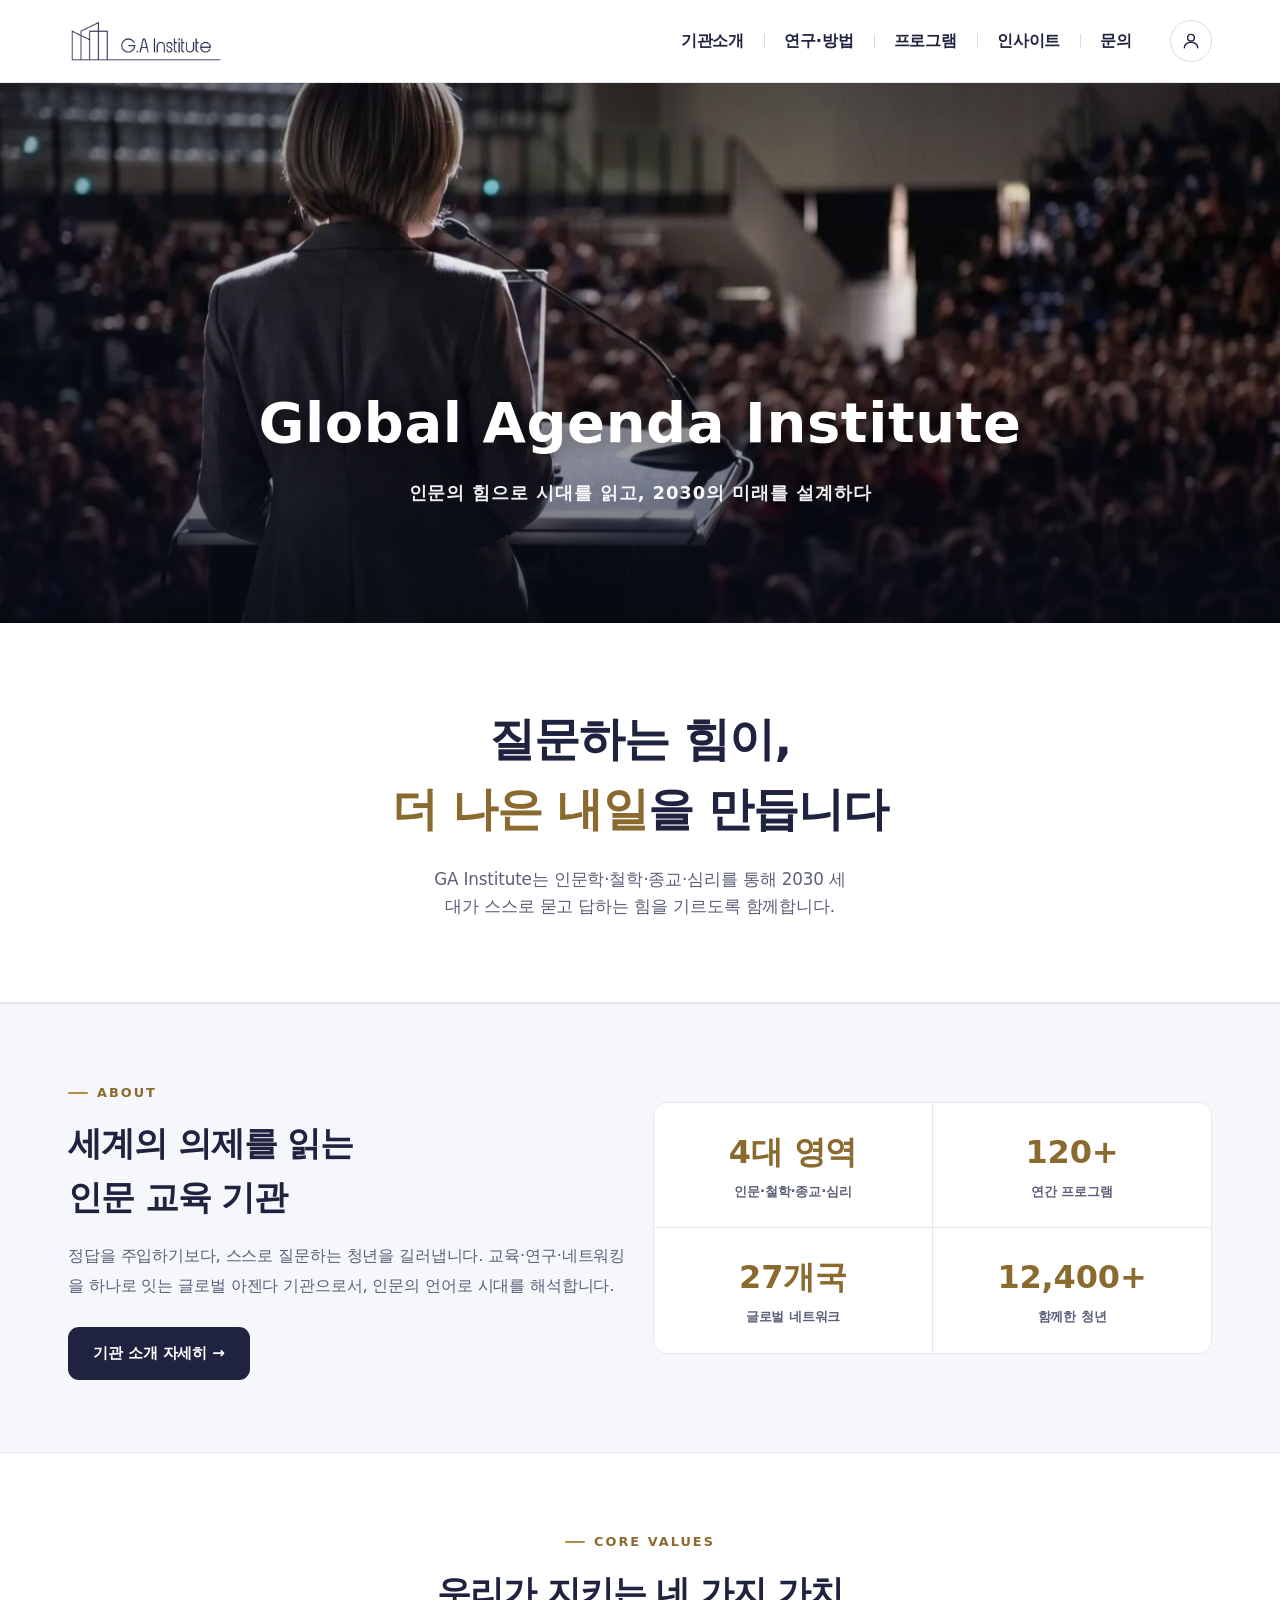
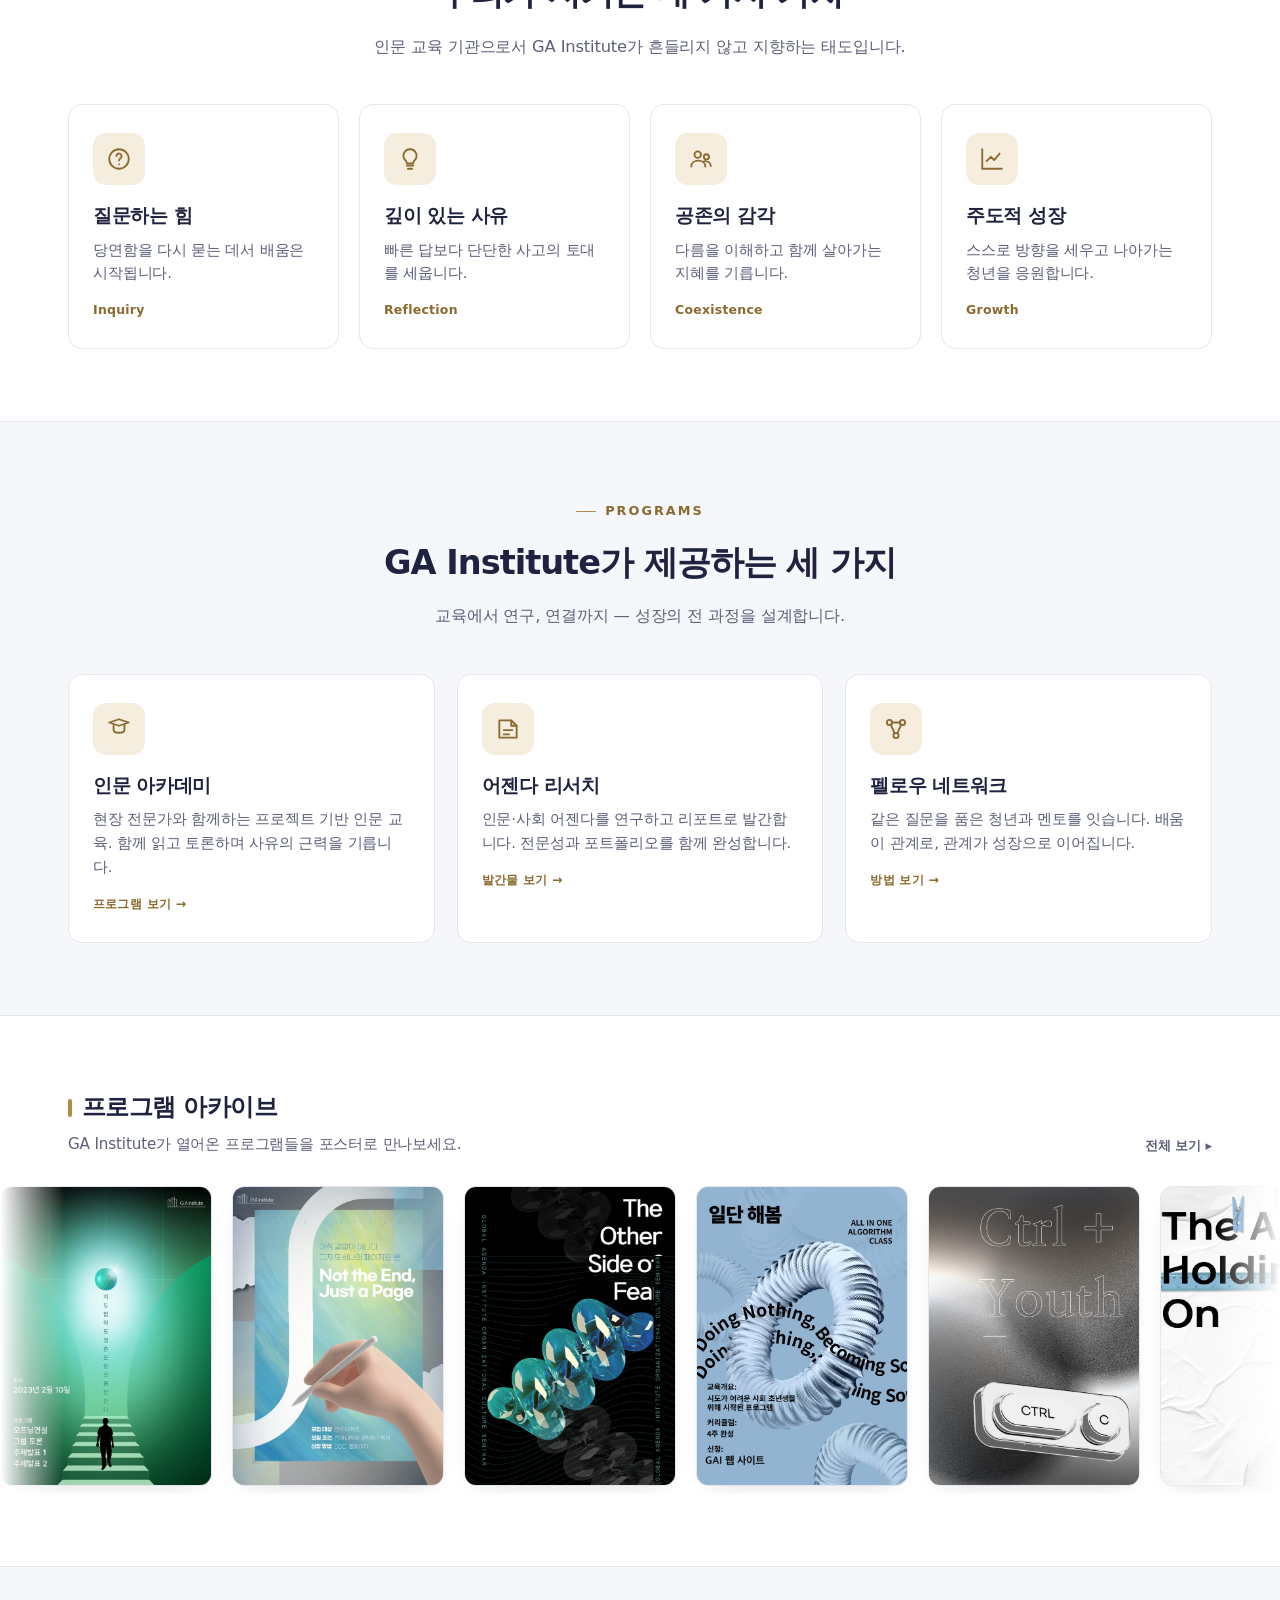
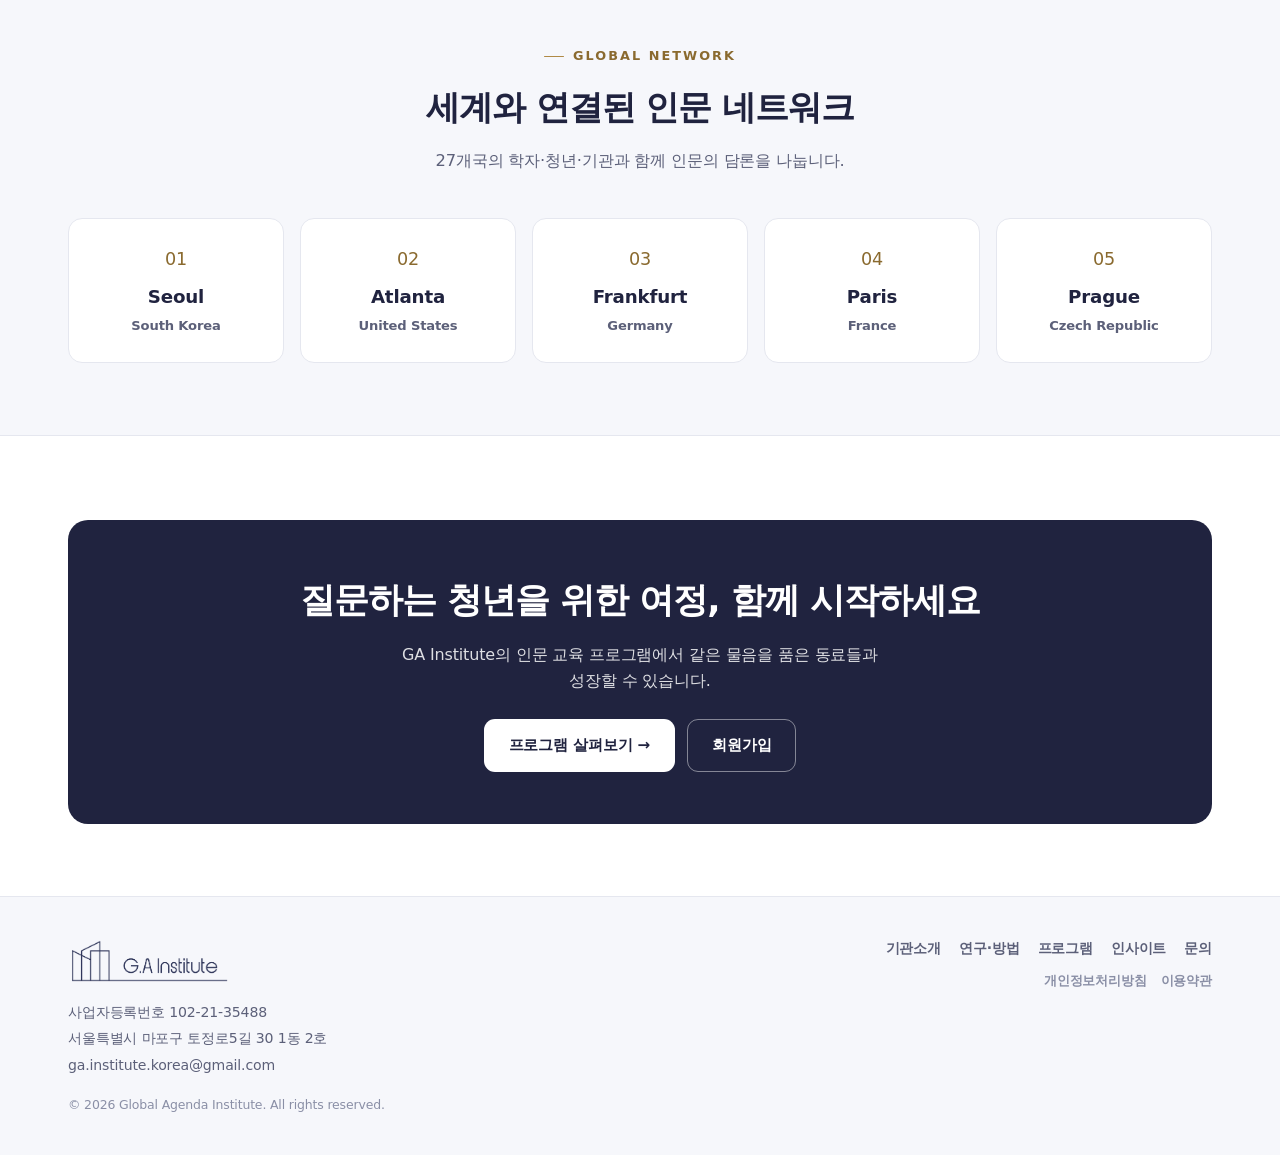
<file: index.html>
<!DOCTYPE html>
<html lang="ko">
<head>
<meta charset="UTF-8" />
<meta name="viewport" content="width=device-width, initial-scale=1.0" />
<title>Global Agenda Institute — 인문의 힘으로 시대를 읽다</title>
<meta name="description" content="인문학·철학·종교·심리를 아우르는 2030 청년 교육 중심의 글로벌 아젠다 기관." />
<link rel="stylesheet" href="assets/style.css" />
</head>
<body>
<header>
  <div class="wrap nav">
    <a href="index.html"><img class="logo-img" src="assets/logo.png" alt="Global Agenda Institute" /></a>
    <div class="nav-right">
      <nav class="menu">
        <a href="about.html">기관소개</a>
        <a href="method.html">연구·방법</a>
        <a href="programs.html">프로그램</a>
        <a href="insights.html">인사이트</a>
        <a href="contact.html">문의</a>
      </nav>
      <button class="icon-btn login-desktop" data-open-login aria-label="로그인" title="로그인">
        <svg viewBox="0 0 24 24" fill="none" stroke="currentColor" stroke-width="1.7" stroke-linecap="round" stroke-linejoin="round"><circle cx="12" cy="8" r="4"/><path d="M4 20c0-4.2 4-6.5 8-6.5s8 2.3 8 6.5"/></svg>
      </button>
      <button class="icon-btn burger" id="burger" aria-label="메뉴 열기" aria-expanded="false">
        <svg viewBox="0 0 24 24" fill="none" stroke="currentColor" stroke-width="1.8" stroke-linecap="round"><path d="M4 7h16M4 12h16M4 17h16"/></svg>
      </button>
    </div>
  </div>
</header>
<main id="top">
<section class="banner">
      <div class="banner-photo"></div>
      <div class="banner-veil"></div>
      <div class="banner-title">
        <h1>Global Agenda Institute</h1>
        <p>인문의 힘으로 시대를 읽고, 2030의 미래를 설계하다</p>
      </div>
    </section>

    <section class="statement">
      <div class="wrap">
        <p class="big">질문하는 힘이,<br><b>더 나은 내일</b>을 만듭니다</p>
        <p class="sub">GA Institute는 인문학·철학·종교·심리를 통해 2030 세대가 스스로 묻고 답하는 힘을 기르도록 함께합니다.</p>
      </div>
    </section>

    <section class="section alt">
      <div class="wrap">
        <div class="grid2">
          <div>
            <span class="eyebrow">About</span>
            <h2 class="title">세계의 의제를 읽는<br>인문 교육 기관</h2>
            <p style="color:var(--muted);font-size:1.02rem;margin:16px 0 26px;line-height:1.85">정답을 주입하기보다, 스스로 질문하는 청년을 길러냅니다. 교육·연구·네트워킹을 하나로 잇는 글로벌 아젠다 기관으로서, 인문의 언어로 시대를 해석합니다.</p>
            <a class="btn btn-primary" href="about.html">기관 소개 자세히 →</a>
          </div>
          <div style="display:grid;grid-template-columns:1fr 1fr;gap:1px;background:var(--line);border:1px solid var(--line);border-radius:14px;overflow:hidden"><div style="background:var(--surface);padding:24px 14px;text-align:center"><b style="display:block;font-family:var(--serif);font-size:clamp(1.5rem,3vw,2rem);font-weight:600;color:var(--accent-ink)">4대 영역</b><span style="font-size:.84rem;color:var(--muted);font-weight:600">인문·철학·종교·심리</span></div><div style="background:var(--surface);padding:24px 14px;text-align:center"><b style="display:block;font-family:var(--serif);font-size:clamp(1.5rem,3vw,2rem);font-weight:600;color:var(--accent-ink)">120+</b><span style="font-size:.84rem;color:var(--muted);font-weight:600">연간 프로그램</span></div><div style="background:var(--surface);padding:24px 14px;text-align:center"><b style="display:block;font-family:var(--serif);font-size:clamp(1.5rem,3vw,2rem);font-weight:600;color:var(--accent-ink)">27개국</b><span style="font-size:.84rem;color:var(--muted);font-weight:600">글로벌 네트워크</span></div><div style="background:var(--surface);padding:24px 14px;text-align:center"><b style="display:block;font-family:var(--serif);font-size:clamp(1.5rem,3vw,2rem);font-weight:600;color:var(--accent-ink)">12,400+</b><span style="font-size:.84rem;color:var(--muted);font-weight:600">함께한 청년</span></div></div>
        </div>
      </div>
    </section>

    <section class="section">
      <div class="wrap">
        <div class="center"><span class="eyebrow">Core Values</span><h2 class="title">우리가 지키는 네 가지 가치</h2><p>인문 교육 기관으로서 GA Institute가 흔들리지 않고 지향하는 태도입니다.</p></div>
        <div class="grid4">
          <div class="fcard"><div class="ic"><svg viewBox="0 0 24 24" fill="none" stroke="currentColor" stroke-width="1.7" stroke-linecap="round" stroke-linejoin="round"><circle cx="12" cy="12" r="9"/><path d="M9.6 9.3a2.4 2.4 0 114 1.8c-.9.7-1.6 1.1-1.6 2.2"/><path d="M12 17h.01"/></svg></div><h3>질문하는 힘</h3><p>당연함을 다시 묻는 데서 배움은 시작됩니다.</p><div class="kw">Inquiry</div></div>
          <div class="fcard"><div class="ic"><svg viewBox="0 0 24 24" fill="none" stroke="currentColor" stroke-width="1.7" stroke-linecap="round" stroke-linejoin="round"><path d="M9 18h6M10 21h4"/><path d="M12 3a6 6 0 00-4 10.5c.8.8 1 1.5 1 2.5h6c0-1 .2-1.7 1-2.5A6 6 0 0012 3z"/></svg></div><h3>깊이 있는 사유</h3><p>빠른 답보다 단단한 사고의 토대를 세웁니다.</p><div class="kw">Reflection</div></div>
          <div class="fcard"><div class="ic"><svg viewBox="0 0 24 24" fill="none" stroke="currentColor" stroke-width="1.7" stroke-linecap="round" stroke-linejoin="round"><circle cx="9" cy="8" r="3"/><circle cx="17" cy="10" r="2.4"/><path d="M3 19c0-3.5 3-5.5 6.5-5.5S16 15.5 16 19M15 14c3 0 6 1.4 6 4.5"/></svg></div><h3>공존의 감각</h3><p>다름을 이해하고 함께 살아가는 지혜를 기릅니다.</p><div class="kw">Coexistence</div></div>
          <div class="fcard"><div class="ic"><svg viewBox="0 0 24 24" fill="none" stroke="currentColor" stroke-width="1.7" stroke-linecap="round" stroke-linejoin="round"><path d="M3 3v18h18"/><path d="M7 14l4-4 3 3 5-6"/></svg></div><h3>주도적 성장</h3><p>스스로 방향을 세우고 나아가는 청년을 응원합니다.</p><div class="kw">Growth</div></div>
        </div>
      </div>
    </section>

    <section class="section alt">
      <div class="wrap">
        <div class="center"><span class="eyebrow">Programs</span><h2 class="title">GA Institute가 제공하는 세 가지</h2><p>교육에서 연구, 연결까지 — 성장의 전 과정을 설계합니다.</p></div>
        <div class="grid3">
          <div class="fcard"><div class="ic"><svg viewBox="0 0 24 24" fill="none" stroke="currentColor" stroke-width="1.7" stroke-linecap="round" stroke-linejoin="round"><path d="M3 6l9-3 9 3-9 3-9-3z"/><path d="M7 8v5c0 1.5 2.2 2.5 5 2.5s5-1 5-2.5V8"/></svg></div><h3>인문 아카데미</h3><p>현장 전문가와 함께하는 프로젝트 기반 인문 교육. 함께 읽고 토론하며 사유의 근력을 기릅니다.</p><div class="kw"><a href="programs.html">프로그램 보기 →</a></div></div>
          <div class="fcard"><div class="ic"><svg viewBox="0 0 24 24" fill="none" stroke="currentColor" stroke-width="1.7" stroke-linecap="round" stroke-linejoin="round"><path d="M4 4h11l5 5v11H4z"/><path d="M15 4v5h5"/><path d="M8 13h8M8 17h5"/></svg></div><h3>어젠다 리서치</h3><p>인문·사회 어젠다를 연구하고 리포트로 발간합니다. 전문성과 포트폴리오를 함께 완성합니다.</p><div class="kw"><a href="insights.html">발간물 보기 →</a></div></div>
          <div class="fcard"><div class="ic"><svg viewBox="0 0 24 24" fill="none" stroke="currentColor" stroke-width="1.7" stroke-linecap="round" stroke-linejoin="round"><circle cx="6" cy="6" r="2.4"/><circle cx="18" cy="6" r="2.4"/><circle cx="12" cy="18" r="2.4"/><path d="M8 6h8M7.2 8l3.6 8M16.8 8l-3.6 8"/></svg></div><h3>펠로우 네트워크</h3><p>같은 질문을 품은 청년과 멘토를 잇습니다. 배움이 관계로, 관계가 성장으로 이어집니다.</p><div class="kw"><a href="method.html">방법 보기 →</a></div></div>
        </div>
      </div>
    </section>

    <section class="section">
      <div class="wrap">
        <div class="sec-head"><div><h2 class="accent-under">프로그램 아카이브</h2><p>GA Institute가 열어온 프로그램들을 포스터로 만나보세요.</p></div><a class="more" href="programs.html">전체 보기 ▸</a></div>
      </div>
      <div class="marquee" aria-label="프로그램 포스터 자동 슬라이드">
        <div class="marquee-track"><a class="pcard" href="assets/posters/01.jpg" target="_blank" rel="noopener" aria-label="프로그램 포스터 01"><img src="assets/posters/01.jpg" alt="GA Institute 프로그램 포스터 01" loading="lazy" /></a><a class="pcard" href="assets/posters/02.jpg" target="_blank" rel="noopener" aria-label="프로그램 포스터 02"><img src="assets/posters/02.jpg" alt="GA Institute 프로그램 포스터 02" loading="lazy" /></a><a class="pcard" href="assets/posters/03.jpg" target="_blank" rel="noopener" aria-label="프로그램 포스터 03"><img src="assets/posters/03.jpg" alt="GA Institute 프로그램 포스터 03" loading="lazy" /></a><a class="pcard" href="assets/posters/04.jpg" target="_blank" rel="noopener" aria-label="프로그램 포스터 04"><img src="assets/posters/04.jpg" alt="GA Institute 프로그램 포스터 04" loading="lazy" /></a><a class="pcard" href="assets/posters/05.jpg" target="_blank" rel="noopener" aria-label="프로그램 포스터 05"><img src="assets/posters/05.jpg" alt="GA Institute 프로그램 포스터 05" loading="lazy" /></a><a class="pcard" href="assets/posters/06.jpg" target="_blank" rel="noopener" aria-label="프로그램 포스터 06"><img src="assets/posters/06.jpg" alt="GA Institute 프로그램 포스터 06" loading="lazy" /></a><a class="pcard" href="assets/posters/07.jpg" target="_blank" rel="noopener" aria-label="프로그램 포스터 07"><img src="assets/posters/07.jpg" alt="GA Institute 프로그램 포스터 07" loading="lazy" /></a><a class="pcard" href="assets/posters/08.jpg" target="_blank" rel="noopener" aria-label="프로그램 포스터 08"><img src="assets/posters/08.jpg" alt="GA Institute 프로그램 포스터 08" loading="lazy" /></a><a class="pcard" href="assets/posters/09.jpg" target="_blank" rel="noopener" aria-label="프로그램 포스터 09"><img src="assets/posters/09.jpg" alt="GA Institute 프로그램 포스터 09" loading="lazy" /></a><a class="pcard" href="assets/posters/10.jpg" target="_blank" rel="noopener" aria-label="프로그램 포스터 10"><img src="assets/posters/10.jpg" alt="GA Institute 프로그램 포스터 10" loading="lazy" /></a><a class="pcard" href="assets/posters/11.jpg" target="_blank" rel="noopener" aria-label="프로그램 포스터 11"><img src="assets/posters/11.jpg" alt="GA Institute 프로그램 포스터 11" loading="lazy" /></a><a class="pcard" href="assets/posters/12.jpg" target="_blank" rel="noopener" aria-label="프로그램 포스터 12"><img src="assets/posters/12.jpg" alt="GA Institute 프로그램 포스터 12" loading="lazy" /></a><a class="pcard" href="assets/posters/13.jpg" target="_blank" rel="noopener" aria-label="프로그램 포스터 13"><img src="assets/posters/13.jpg" alt="GA Institute 프로그램 포스터 13" loading="lazy" /></a><a class="pcard" href="assets/posters/14.jpg" target="_blank" rel="noopener" aria-label="프로그램 포스터 14"><img src="assets/posters/14.jpg" alt="GA Institute 프로그램 포스터 14" loading="lazy" /></a><a class="pcard" href="assets/posters/15.jpg" target="_blank" rel="noopener" aria-label="프로그램 포스터 15"><img src="assets/posters/15.jpg" alt="GA Institute 프로그램 포스터 15" loading="lazy" /></a><a class="pcard" href="assets/posters/16.jpg" target="_blank" rel="noopener" aria-label="프로그램 포스터 16"><img src="assets/posters/16.jpg" alt="GA Institute 프로그램 포스터 16" loading="lazy" /></a><a class="pcard" href="assets/posters/17.jpg" target="_blank" rel="noopener" aria-label="프로그램 포스터 17"><img src="assets/posters/17.jpg" alt="GA Institute 프로그램 포스터 17" loading="lazy" /></a><a class="pcard" href="assets/posters/18.jpg" target="_blank" rel="noopener" aria-label="프로그램 포스터 18"><img src="assets/posters/18.jpg" alt="GA Institute 프로그램 포스터 18" loading="lazy" /></a><a class="pcard" href="assets/posters/19.jpg" target="_blank" rel="noopener" aria-label="프로그램 포스터 19"><img src="assets/posters/19.jpg" alt="GA Institute 프로그램 포스터 19" loading="lazy" /></a><a class="pcard" href="assets/posters/20.jpg" target="_blank" rel="noopener" aria-label="프로그램 포스터 20"><img src="assets/posters/20.jpg" alt="GA Institute 프로그램 포스터 20" loading="lazy" /></a><a class="pcard" href="assets/posters/21.jpg" target="_blank" rel="noopener" aria-label="프로그램 포스터 21"><img src="assets/posters/21.jpg" alt="GA Institute 프로그램 포스터 21" loading="lazy" /></a><a class="pcard" href="assets/posters/22.jpg" target="_blank" rel="noopener" aria-label="프로그램 포스터 22"><img src="assets/posters/22.jpg" alt="GA Institute 프로그램 포스터 22" loading="lazy" /></a><a class="pcard" href="assets/posters/23.jpg" target="_blank" rel="noopener" aria-label="프로그램 포스터 23"><img src="assets/posters/23.jpg" alt="GA Institute 프로그램 포스터 23" loading="lazy" /></a><a class="pcard" href="assets/posters/24.jpg" target="_blank" rel="noopener" aria-label="프로그램 포스터 24"><img src="assets/posters/24.jpg" alt="GA Institute 프로그램 포스터 24" loading="lazy" /></a><a class="pcard" href="assets/posters/25.jpg" target="_blank" rel="noopener" aria-label="프로그램 포스터 25"><img src="assets/posters/25.jpg" alt="GA Institute 프로그램 포스터 25" loading="lazy" /></a><a class="pcard" href="assets/posters/26.jpg" target="_blank" rel="noopener" aria-label="프로그램 포스터 26"><img src="assets/posters/26.jpg" alt="GA Institute 프로그램 포스터 26" loading="lazy" /></a><a class="pcard" href="assets/posters/27.jpg" target="_blank" rel="noopener" aria-label="프로그램 포스터 27"><img src="assets/posters/27.jpg" alt="GA Institute 프로그램 포스터 27" loading="lazy" /></a><a class="pcard" href="assets/posters/28.jpg" target="_blank" rel="noopener" aria-label="프로그램 포스터 28"><img src="assets/posters/28.jpg" alt="GA Institute 프로그램 포스터 28" loading="lazy" /></a><a class="pcard" href="assets/posters/29.jpg" target="_blank" rel="noopener" aria-label="프로그램 포스터 29"><img src="assets/posters/29.jpg" alt="GA Institute 프로그램 포스터 29" loading="lazy" /></a><a class="pcard" href="assets/posters/30.jpg" target="_blank" rel="noopener" aria-label="프로그램 포스터 30"><img src="assets/posters/30.jpg" alt="GA Institute 프로그램 포스터 30" loading="lazy" /></a><a class="pcard" href="assets/posters/31.jpg" target="_blank" rel="noopener" aria-label="프로그램 포스터 31"><img src="assets/posters/31.jpg" alt="GA Institute 프로그램 포스터 31" loading="lazy" /></a><a class="pcard" href="assets/posters/32.jpg" target="_blank" rel="noopener" aria-label="프로그램 포스터 32"><img src="assets/posters/32.jpg" alt="GA Institute 프로그램 포스터 32" loading="lazy" /></a><a class="pcard" href="assets/posters/33.jpg" target="_blank" rel="noopener" aria-label="프로그램 포스터 33"><img src="assets/posters/33.jpg" alt="GA Institute 프로그램 포스터 33" loading="lazy" /></a><a class="pcard" href="assets/posters/34.jpg" target="_blank" rel="noopener" aria-label="프로그램 포스터 34"><img src="assets/posters/34.jpg" alt="GA Institute 프로그램 포스터 34" loading="lazy" /></a><a class="pcard" href="assets/posters/35.jpg" target="_blank" rel="noopener" aria-label="프로그램 포스터 35"><img src="assets/posters/35.jpg" alt="GA Institute 프로그램 포스터 35" loading="lazy" /></a><a class="pcard" href="assets/posters/01.jpg" target="_blank" rel="noopener" aria-label="프로그램 포스터 01"><img src="assets/posters/01.jpg" alt="GA Institute 프로그램 포스터 01" loading="lazy" /></a><a class="pcard" href="assets/posters/02.jpg" target="_blank" rel="noopener" aria-label="프로그램 포스터 02"><img src="assets/posters/02.jpg" alt="GA Institute 프로그램 포스터 02" loading="lazy" /></a><a class="pcard" href="assets/posters/03.jpg" target="_blank" rel="noopener" aria-label="프로그램 포스터 03"><img src="assets/posters/03.jpg" alt="GA Institute 프로그램 포스터 03" loading="lazy" /></a><a class="pcard" href="assets/posters/04.jpg" target="_blank" rel="noopener" aria-label="프로그램 포스터 04"><img src="assets/posters/04.jpg" alt="GA Institute 프로그램 포스터 04" loading="lazy" /></a><a class="pcard" href="assets/posters/05.jpg" target="_blank" rel="noopener" aria-label="프로그램 포스터 05"><img src="assets/posters/05.jpg" alt="GA Institute 프로그램 포스터 05" loading="lazy" /></a><a class="pcard" href="assets/posters/06.jpg" target="_blank" rel="noopener" aria-label="프로그램 포스터 06"><img src="assets/posters/06.jpg" alt="GA Institute 프로그램 포스터 06" loading="lazy" /></a><a class="pcard" href="assets/posters/07.jpg" target="_blank" rel="noopener" aria-label="프로그램 포스터 07"><img src="assets/posters/07.jpg" alt="GA Institute 프로그램 포스터 07" loading="lazy" /></a><a class="pcard" href="assets/posters/08.jpg" target="_blank" rel="noopener" aria-label="프로그램 포스터 08"><img src="assets/posters/08.jpg" alt="GA Institute 프로그램 포스터 08" loading="lazy" /></a><a class="pcard" href="assets/posters/09.jpg" target="_blank" rel="noopener" aria-label="프로그램 포스터 09"><img src="assets/posters/09.jpg" alt="GA Institute 프로그램 포스터 09" loading="lazy" /></a><a class="pcard" href="assets/posters/10.jpg" target="_blank" rel="noopener" aria-label="프로그램 포스터 10"><img src="assets/posters/10.jpg" alt="GA Institute 프로그램 포스터 10" loading="lazy" /></a><a class="pcard" href="assets/posters/11.jpg" target="_blank" rel="noopener" aria-label="프로그램 포스터 11"><img src="assets/posters/11.jpg" alt="GA Institute 프로그램 포스터 11" loading="lazy" /></a><a class="pcard" href="assets/posters/12.jpg" target="_blank" rel="noopener" aria-label="프로그램 포스터 12"><img src="assets/posters/12.jpg" alt="GA Institute 프로그램 포스터 12" loading="lazy" /></a><a class="pcard" href="assets/posters/13.jpg" target="_blank" rel="noopener" aria-label="프로그램 포스터 13"><img src="assets/posters/13.jpg" alt="GA Institute 프로그램 포스터 13" loading="lazy" /></a><a class="pcard" href="assets/posters/14.jpg" target="_blank" rel="noopener" aria-label="프로그램 포스터 14"><img src="assets/posters/14.jpg" alt="GA Institute 프로그램 포스터 14" loading="lazy" /></a><a class="pcard" href="assets/posters/15.jpg" target="_blank" rel="noopener" aria-label="프로그램 포스터 15"><img src="assets/posters/15.jpg" alt="GA Institute 프로그램 포스터 15" loading="lazy" /></a><a class="pcard" href="assets/posters/16.jpg" target="_blank" rel="noopener" aria-label="프로그램 포스터 16"><img src="assets/posters/16.jpg" alt="GA Institute 프로그램 포스터 16" loading="lazy" /></a><a class="pcard" href="assets/posters/17.jpg" target="_blank" rel="noopener" aria-label="프로그램 포스터 17"><img src="assets/posters/17.jpg" alt="GA Institute 프로그램 포스터 17" loading="lazy" /></a><a class="pcard" href="assets/posters/18.jpg" target="_blank" rel="noopener" aria-label="프로그램 포스터 18"><img src="assets/posters/18.jpg" alt="GA Institute 프로그램 포스터 18" loading="lazy" /></a><a class="pcard" href="assets/posters/19.jpg" target="_blank" rel="noopener" aria-label="프로그램 포스터 19"><img src="assets/posters/19.jpg" alt="GA Institute 프로그램 포스터 19" loading="lazy" /></a><a class="pcard" href="assets/posters/20.jpg" target="_blank" rel="noopener" aria-label="프로그램 포스터 20"><img src="assets/posters/20.jpg" alt="GA Institute 프로그램 포스터 20" loading="lazy" /></a><a class="pcard" href="assets/posters/21.jpg" target="_blank" rel="noopener" aria-label="프로그램 포스터 21"><img src="assets/posters/21.jpg" alt="GA Institute 프로그램 포스터 21" loading="lazy" /></a><a class="pcard" href="assets/posters/22.jpg" target="_blank" rel="noopener" aria-label="프로그램 포스터 22"><img src="assets/posters/22.jpg" alt="GA Institute 프로그램 포스터 22" loading="lazy" /></a><a class="pcard" href="assets/posters/23.jpg" target="_blank" rel="noopener" aria-label="프로그램 포스터 23"><img src="assets/posters/23.jpg" alt="GA Institute 프로그램 포스터 23" loading="lazy" /></a><a class="pcard" href="assets/posters/24.jpg" target="_blank" rel="noopener" aria-label="프로그램 포스터 24"><img src="assets/posters/24.jpg" alt="GA Institute 프로그램 포스터 24" loading="lazy" /></a><a class="pcard" href="assets/posters/25.jpg" target="_blank" rel="noopener" aria-label="프로그램 포스터 25"><img src="assets/posters/25.jpg" alt="GA Institute 프로그램 포스터 25" loading="lazy" /></a><a class="pcard" href="assets/posters/26.jpg" target="_blank" rel="noopener" aria-label="프로그램 포스터 26"><img src="assets/posters/26.jpg" alt="GA Institute 프로그램 포스터 26" loading="lazy" /></a><a class="pcard" href="assets/posters/27.jpg" target="_blank" rel="noopener" aria-label="프로그램 포스터 27"><img src="assets/posters/27.jpg" alt="GA Institute 프로그램 포스터 27" loading="lazy" /></a><a class="pcard" href="assets/posters/28.jpg" target="_blank" rel="noopener" aria-label="프로그램 포스터 28"><img src="assets/posters/28.jpg" alt="GA Institute 프로그램 포스터 28" loading="lazy" /></a><a class="pcard" href="assets/posters/29.jpg" target="_blank" rel="noopener" aria-label="프로그램 포스터 29"><img src="assets/posters/29.jpg" alt="GA Institute 프로그램 포스터 29" loading="lazy" /></a><a class="pcard" href="assets/posters/30.jpg" target="_blank" rel="noopener" aria-label="프로그램 포스터 30"><img src="assets/posters/30.jpg" alt="GA Institute 프로그램 포스터 30" loading="lazy" /></a><a class="pcard" href="assets/posters/31.jpg" target="_blank" rel="noopener" aria-label="프로그램 포스터 31"><img src="assets/posters/31.jpg" alt="GA Institute 프로그램 포스터 31" loading="lazy" /></a><a class="pcard" href="assets/posters/32.jpg" target="_blank" rel="noopener" aria-label="프로그램 포스터 32"><img src="assets/posters/32.jpg" alt="GA Institute 프로그램 포스터 32" loading="lazy" /></a><a class="pcard" href="assets/posters/33.jpg" target="_blank" rel="noopener" aria-label="프로그램 포스터 33"><img src="assets/posters/33.jpg" alt="GA Institute 프로그램 포스터 33" loading="lazy" /></a><a class="pcard" href="assets/posters/34.jpg" target="_blank" rel="noopener" aria-label="프로그램 포스터 34"><img src="assets/posters/34.jpg" alt="GA Institute 프로그램 포스터 34" loading="lazy" /></a><a class="pcard" href="assets/posters/35.jpg" target="_blank" rel="noopener" aria-label="프로그램 포스터 35"><img src="assets/posters/35.jpg" alt="GA Institute 프로그램 포스터 35" loading="lazy" /></a></div>
      </div>
    </section>

    <section class="section alt">
      <div class="wrap">
        <div class="center"><span class="eyebrow">Global Network</span><h2 class="title">세계와 연결된 인문 네트워크</h2><p>27개국의 학자·청년·기관과 함께 인문의 담론을 나눕니다.</p></div>
        <div class="net-grid">
          <div class="net-card"><span class="nno">01</span><b>Seoul</b><span class="ctry">South Korea</span></div>
          <div class="net-card"><span class="nno">02</span><b>Atlanta</b><span class="ctry">United States</span></div>
          <div class="net-card"><span class="nno">03</span><b>Frankfurt</b><span class="ctry">Germany</span></div>
          <div class="net-card"><span class="nno">04</span><b>Paris</b><span class="ctry">France</span></div>
          <div class="net-card"><span class="nno">05</span><b>Prague</b><span class="ctry">Czech Republic</span></div>
        </div>
      </div>
    </section>

    <section class="section">
      <div class="wrap">
        <div class="cta-band">
          <h2>질문하는 청년을 위한 여정, 함께 시작하세요</h2>
          <p>GA Institute의 인문 교육 프로그램에서 같은 물음을 품은 동료들과 성장할 수 있습니다.</p>
          <div class="cta-actions"><a class="btn btn-primary" href="programs.html">프로그램 살펴보기 →</a><a class="btn btn-ghost" href="signup.html">회원가입</a></div>
        </div>
      </div>
    </section>
</main>
<footer id="contact">
  <div class="wrap foot">
    <div>
      <a href="index.html"><img class="logo-img foot-logo" src="assets/logo.png" alt="Global Agenda Institute" /></a>
      <p class="foot-info">
        사업자등록번호 102-21-35488<br>
        서울특별시 마포구 토정로5길 30 1동 2호<br>
        ga.institute.korea@gmail.com
      </p>
      <p class="foot-copy">© 2026 Global Agenda Institute. All rights reserved.</p>
    </div>
    <nav>
      <div class="foot-main"><a href="about.html">기관소개</a><a href="method.html">연구·방법</a><a href="programs.html">프로그램</a><a href="insights.html">인사이트</a><a href="contact.html">문의</a></div>
      <div class="foot-legal"><a href="privacy.html">개인정보처리방침</a><a href="terms.html">이용약관</a></div>
    </nav>
  </div>
</footer>
<!-- ===== LOGIN MODAL ===== -->
<div class="modal" id="loginModal" role="dialog" aria-modal="true" aria-label="로그인">
  <div class="modal-card">
    <button class="modal-x" data-close aria-label="닫기">✕</button>
    <img class="logo-img" src="assets/logo.png" alt="Global Agenda Institute" />
    <h2>멤버 로그인</h2>
    <p class="msub">GA Institute 회원 서비스를 이용하시려면 로그인해 주세요.</p>
    <form id="loginForm">
      <input class="field" type="text" placeholder="아이디" aria-label="아이디" />
      <input class="field" type="password" placeholder="비밀번호" aria-label="비밀번호" />
      <label class="remember"><input type="checkbox" /> 로그인 상태 유지</label>
      <button class="signin" type="submit">로그인</button>
      <p class="form-note" id="loginNote" hidden></p>
    </form>
    <div class="modal-links"><a href="contact.html">아이디 찾기</a><a href="contact.html">비밀번호 찾기</a><a href="signup.html">회원가입</a></div>
  </div>
</div>



<!-- ===== MOBILE DRAWER ===== -->
<div class="drawer" id="drawer">
  <div class="drawer-panel">
    <div class="drawer-top">
      <img class="logo-img" src="assets/logo.png" alt="Global Agenda Institute" style="height:38px" />
      <button class="icon-btn" id="drawerClose" aria-label="닫기"><svg viewBox="0 0 24 24" fill="none" stroke="currentColor" stroke-width="1.8" stroke-linecap="round"><path d="M6 6l12 12M18 6L6 18"/></svg></button>
    </div>
    <div class="dlinks">
      <a href="about.html">기관소개</a>
      <a href="method.html">연구·방법</a>
      <a href="programs.html">프로그램</a>
      <a href="insights.html">인사이트</a>
      <a href="contact.html">문의</a>
    </div>
    <button class="btn btn-primary drawer-login" style="width:100%" data-open-login>로그인</button>
  </div>
</div>



<script src="assets/main.js"></script>
</body>
</html>
</file>
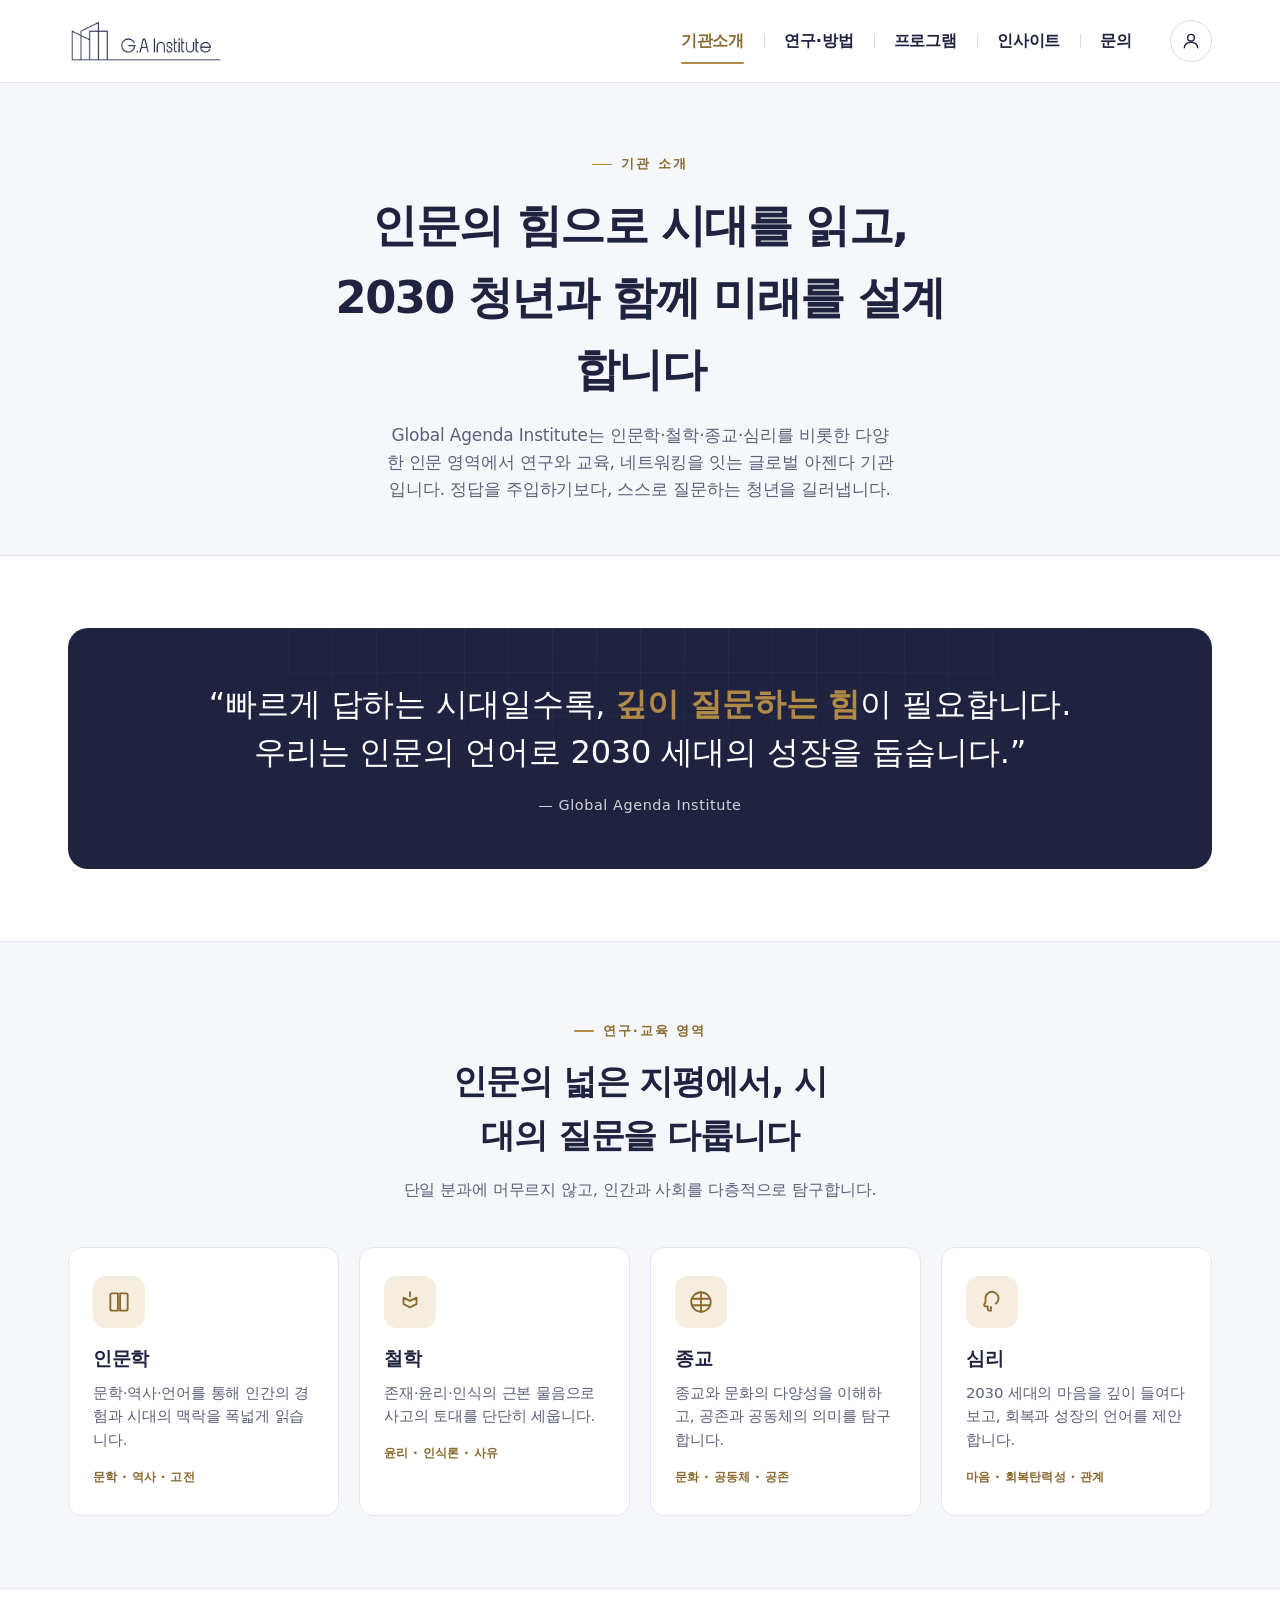
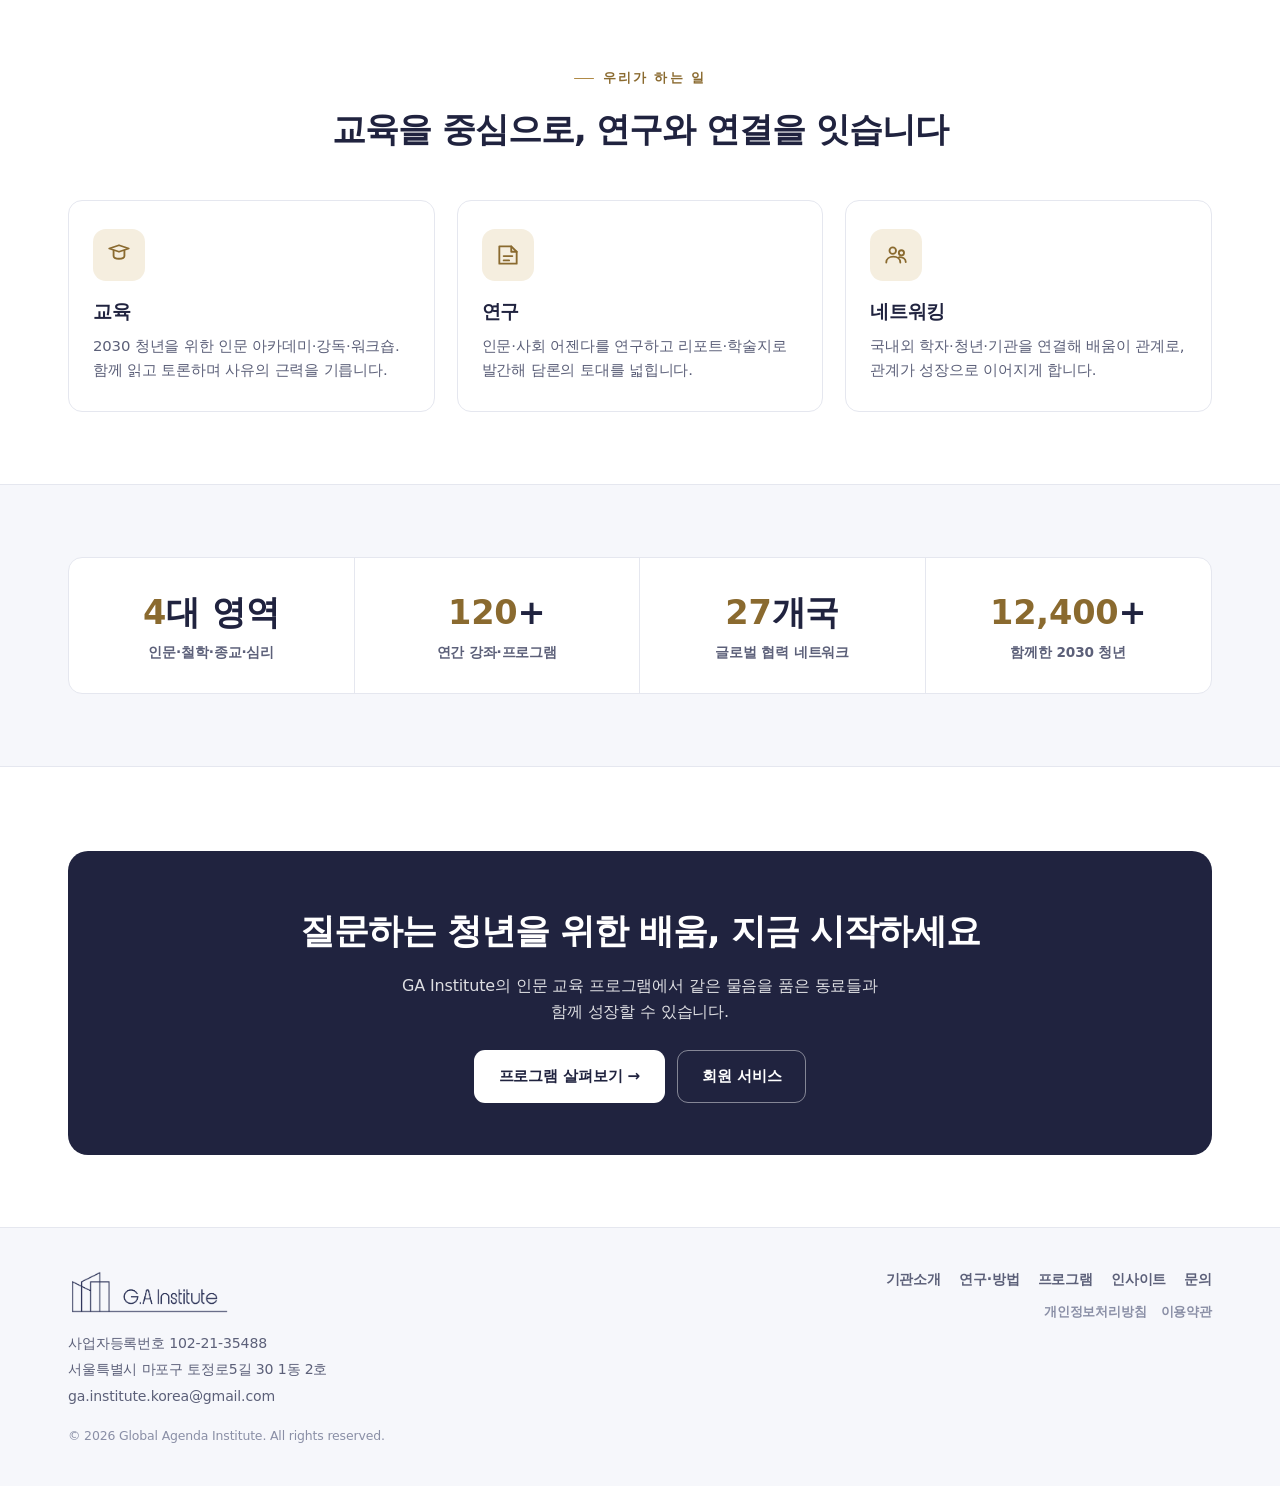
<file: about.html>
<!DOCTYPE html>
<html lang="ko">
<head>
<meta charset="UTF-8" />
<meta name="viewport" content="width=device-width, initial-scale=1.0" />
<title>기관소개 | Global Agenda Institute</title>
<meta name="description" content="GA Institute의 미션과 인문·철학·종교·심리 4대 영역을 소개합니다." />
<link rel="stylesheet" href="assets/style.css" />
</head>
<body>
<header>
  <div class="wrap nav">
    <a href="index.html"><img class="logo-img" src="assets/logo.png" alt="Global Agenda Institute" /></a>
    <div class="nav-right">
      <nav class="menu">
        <a href="about.html">기관소개</a>
        <a href="method.html">연구·방법</a>
        <a href="programs.html">프로그램</a>
        <a href="insights.html">인사이트</a>
        <a href="contact.html">문의</a>
      </nav>
      <button class="icon-btn login-desktop" data-open-login aria-label="로그인" title="로그인">
        <svg viewBox="0 0 24 24" fill="none" stroke="currentColor" stroke-width="1.7" stroke-linecap="round" stroke-linejoin="round"><circle cx="12" cy="8" r="4"/><path d="M4 20c0-4.2 4-6.5 8-6.5s8 2.3 8 6.5"/></svg>
      </button>
      <button class="icon-btn burger" id="burger" aria-label="메뉴 열기" aria-expanded="false">
        <svg viewBox="0 0 24 24" fill="none" stroke="currentColor" stroke-width="1.8" stroke-linecap="round"><path d="M4 7h16M4 12h16M4 17h16"/></svg>
      </button>
    </div>
  </div>
</header>
<main id="top">
<div class="page-hero">
      <div class="wrap">
        <span class="eyebrow">기관 소개</span>
        <h1>인문의 힘으로 시대를 읽고,<br>2030 청년과 함께 미래를 설계합니다</h1>
        <p class="lead">Global Agenda Institute는 인문학·철학·종교·심리를 비롯한 다양한 인문 영역에서
          연구와 교육, 네트워킹을 잇는 글로벌 아젠다 기관입니다. 정답을 주입하기보다, 스스로 질문하는 청년을 길러냅니다.</p>
      </div>
    </div>

    <div class="section">
      <div class="wrap">
        <div class="mission">
          <p class="q">“빠르게 답하는 시대일수록, <b>깊이 질문하는 힘</b>이 필요합니다.<br>우리는 인문의 언어로 2030 세대의 성장을 돕습니다.”</p>
          <div class="sig">— Global Agenda Institute</div>
        </div>
      </div>
    </div>

    <div class="section alt">
      <div class="wrap">
        <div class="center"><span class="eyebrow">연구·교육 영역</span><h2 class="title">인문의 넓은 지평에서, 시대의 질문을 다룹니다</h2><p>단일 분과에 머무르지 않고, 인간과 사회를 다층적으로 탐구합니다.</p></div>
        <div class="grid4">
          <div class="fcard">
            <div class="ic"><svg viewBox="0 0 24 24" fill="none" stroke="currentColor" stroke-width="1.7" stroke-linecap="round" stroke-linejoin="round"><path d="M4 5.5C4 4.7 4.7 4 5.5 4H11v16H5.5C4.7 20 4 19.3 4 18.5zM20 5.5C20 4.7 19.3 4 18.5 4H13v16h5.5c.8 0 1.5-.7 1.5-1.5z"/></svg></div>
            <h3>인문학</h3><p>문학·역사·언어를 통해 인간의 경험과 시대의 맥락을 폭넓게 읽습니다.</p>
            <div class="kw">문학 · 역사 · 고전</div>
          </div>
          <div class="fcard">
            <div class="ic"><svg viewBox="0 0 24 24" fill="none" stroke="currentColor" stroke-width="1.7" stroke-linecap="round" stroke-linejoin="round"><path d="M12 3v4M6 8l6 3 6-3M6 8v6l6 3 6-3V8M6 14l6 3 6-3"/></svg></div>
            <h3>철학</h3><p>존재·윤리·인식의 근본 물음으로 사고의 토대를 단단히 세웁니다.</p>
            <div class="kw">윤리 · 인식론 · 사유</div>
          </div>
          <div class="fcard">
            <div class="ic"><svg viewBox="0 0 24 24" fill="none" stroke="currentColor" stroke-width="1.7" stroke-linecap="round" stroke-linejoin="round"><path d="M12 3a9 9 0 100 18 9 9 0 000-18z"/><path d="M12 3v18M3.5 9h17M3.5 15h17"/></svg></div>
            <h3>종교</h3><p>종교와 문화의 다양성을 이해하고, 공존과 공동체의 의미를 탐구합니다.</p>
            <div class="kw">문화 · 공동체 · 공존</div>
          </div>
          <div class="fcard">
            <div class="ic"><svg viewBox="0 0 24 24" fill="none" stroke="currentColor" stroke-width="1.7" stroke-linecap="round" stroke-linejoin="round"><path d="M15.5 13.5A6 6 0 106 9c0 2 .5 3 -1 5 -.6.8 0 2 1 2h2v2a2 2 0 002 2h1v-3.5"/></svg></div>
            <h3>심리</h3><p>2030 세대의 마음을 깊이 들여다보고, 회복과 성장의 언어를 제안합니다.</p>
            <div class="kw">마음 · 회복탄력성 · 관계</div>
          </div>
        </div>
      </div>
    </div>

    <div class="section">
      <div class="wrap">
        <div class="center"><span class="eyebrow">우리가 하는 일</span><h2 class="title">교육을 중심으로, 연구와 연결을 잇습니다</h2></div>
        <div class="grid3">
          <div class="fcard"><div class="ic"><svg viewBox="0 0 24 24" fill="none" stroke="currentColor" stroke-width="1.7" stroke-linecap="round" stroke-linejoin="round"><path d="M3 6l9-3 9 3-9 3-9-3z"/><path d="M7 8v5c0 1.5 2.2 2.5 5 2.5s5-1 5-2.5V8"/></svg></div><h3>교육</h3><p>2030 청년을 위한 인문 아카데미·강독·워크숍. 함께 읽고 토론하며 사유의 근력을 기릅니다.</p></div>
          <div class="fcard"><div class="ic"><svg viewBox="0 0 24 24" fill="none" stroke="currentColor" stroke-width="1.7" stroke-linecap="round" stroke-linejoin="round"><path d="M4 4h11l5 5v11H4z"/><path d="M15 4v5h5"/><path d="M8 13h8M8 17h5"/></svg></div><h3>연구</h3><p>인문·사회 어젠다를 연구하고 리포트·학술지로 발간해 담론의 토대를 넓힙니다.</p></div>
          <div class="fcard"><div class="ic"><svg viewBox="0 0 24 24" fill="none" stroke="currentColor" stroke-width="1.7" stroke-linecap="round" stroke-linejoin="round"><circle cx="9" cy="8" r="3"/><circle cx="17" cy="10" r="2.4"/><path d="M3 19c0-3.5 3-5.5 6.5-5.5S16 15.5 16 19M15 14c3 0 6 1.4 6 4.5"/></svg></div><h3>네트워킹</h3><p>국내외 학자·청년·기관을 연결해 배움이 관계로, 관계가 성장으로 이어지게 합니다.</p></div>
        </div>
      </div>
    </div>

    <div class="section alt">
      <div class="wrap">
        <div class="stat-strip">
          <div class="st"><b><i>4</i>대 영역</b><span>인문·철학·종교·심리</span></div>
          <div class="st"><b><i>120</i>+</b><span>연간 강좌·프로그램</span></div>
          <div class="st"><b><i>27</i>개국</b><span>글로벌 협력 네트워크</span></div>
          <div class="st"><b><i>12,400</i>+</b><span>함께한 2030 청년</span></div>
        </div>
      </div>
    </div>

    <div class="section">
      <div class="wrap">
        <div class="cta-band">
          <h2>질문하는 청년을 위한 배움, 지금 시작하세요</h2>
          <p>GA Institute의 인문 교육 프로그램에서 같은 물음을 품은 동료들과 함께 성장할 수 있습니다.</p>
          <div class="cta-actions"><a class="btn btn-primary" href="programs.html">프로그램 살펴보기 →</a><a class="btn btn-ghost" data-open-login>회원 서비스</a></div>
        </div>
      </div>
    </div>
</main>
<footer id="contact">
  <div class="wrap foot">
    <div>
      <a href="index.html"><img class="logo-img foot-logo" src="assets/logo.png" alt="Global Agenda Institute" /></a>
      <p class="foot-info">
        사업자등록번호 102-21-35488<br>
        서울특별시 마포구 토정로5길 30 1동 2호<br>
        ga.institute.korea@gmail.com
      </p>
      <p class="foot-copy">© 2026 Global Agenda Institute. All rights reserved.</p>
    </div>
    <nav>
      <div class="foot-main"><a href="about.html">기관소개</a><a href="method.html">연구·방법</a><a href="programs.html">프로그램</a><a href="insights.html">인사이트</a><a href="contact.html">문의</a></div>
      <div class="foot-legal"><a href="privacy.html">개인정보처리방침</a><a href="terms.html">이용약관</a></div>
    </nav>
  </div>
</footer>
<!-- ===== LOGIN MODAL ===== -->
<div class="modal" id="loginModal" role="dialog" aria-modal="true" aria-label="로그인">
  <div class="modal-card">
    <button class="modal-x" data-close aria-label="닫기">✕</button>
    <img class="logo-img" src="assets/logo.png" alt="Global Agenda Institute" />
    <h2>멤버 로그인</h2>
    <p class="msub">GA Institute 회원 서비스를 이용하시려면 로그인해 주세요.</p>
    <form id="loginForm">
      <input class="field" type="text" placeholder="아이디" aria-label="아이디" />
      <input class="field" type="password" placeholder="비밀번호" aria-label="비밀번호" />
      <label class="remember"><input type="checkbox" /> 로그인 상태 유지</label>
      <button class="signin" type="submit">로그인</button>
      <p class="form-note" id="loginNote" hidden></p>
    </form>
    <div class="modal-links"><a href="contact.html">아이디 찾기</a><a href="contact.html">비밀번호 찾기</a><a href="signup.html">회원가입</a></div>
  </div>
</div>


<!-- ===== MOBILE DRAWER ===== -->
<div class="drawer" id="drawer">
  <div class="drawer-panel">
    <div class="drawer-top">
      <img class="logo-img" src="assets/logo.png" alt="Global Agenda Institute" style="height:38px" />
      <button class="icon-btn" id="drawerClose" aria-label="닫기"><svg viewBox="0 0 24 24" fill="none" stroke="currentColor" stroke-width="1.8" stroke-linecap="round"><path d="M6 6l12 12M18 6L6 18"/></svg></button>
    </div>
    <div class="dlinks">
      <a href="about.html">기관소개</a>
      <a href="method.html">연구·방법</a>
      <a href="programs.html">프로그램</a>
      <a href="insights.html">인사이트</a>
      <a href="contact.html">문의</a>
    </div>
    <button class="btn btn-primary drawer-login" style="width:100%" data-open-login>로그인</button>
  </div>
</div>


<script src="assets/main.js"></script>
</body>
</html>
</file>
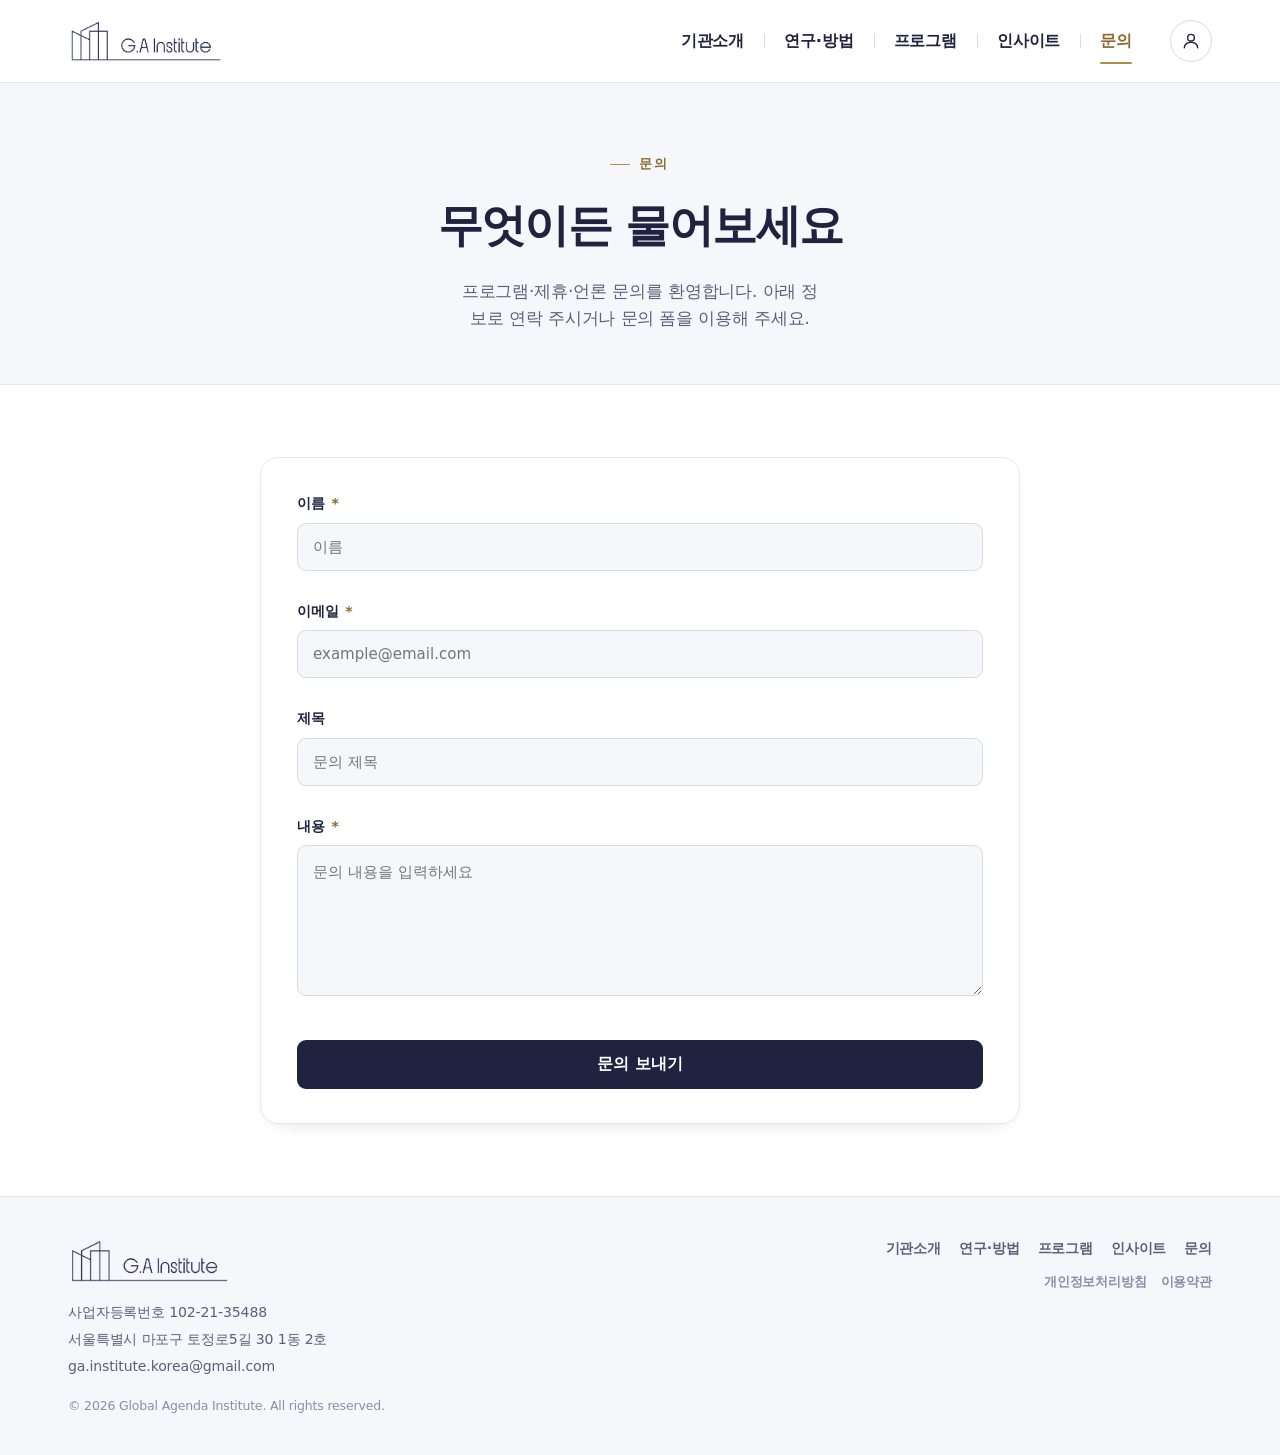
<file: contact.html>
<!DOCTYPE html>
<html lang="ko">
<head>
<meta charset="UTF-8" />
<meta name="viewport" content="width=device-width, initial-scale=1.0" />
<title>문의 | Global Agenda Institute</title>
<meta name="description" content="GA Institute 연락처·오시는 길·문의 폼." />
<link rel="stylesheet" href="assets/style.css" />
</head>
<body>
<header>
  <div class="wrap nav">
    <a href="index.html"><img class="logo-img" src="assets/logo.png" alt="Global Agenda Institute" /></a>
    <div class="nav-right">
      <nav class="menu">
        <a href="about.html">기관소개</a>
        <a href="method.html">연구·방법</a>
        <a href="programs.html">프로그램</a>
        <a href="insights.html">인사이트</a>
        <a href="contact.html">문의</a>
      </nav>
      <button class="icon-btn login-desktop" data-open-login aria-label="로그인" title="로그인">
        <svg viewBox="0 0 24 24" fill="none" stroke="currentColor" stroke-width="1.7" stroke-linecap="round" stroke-linejoin="round"><circle cx="12" cy="8" r="4"/><path d="M4 20c0-4.2 4-6.5 8-6.5s8 2.3 8 6.5"/></svg>
      </button>
      <button class="icon-btn burger" id="burger" aria-label="메뉴 열기" aria-expanded="false">
        <svg viewBox="0 0 24 24" fill="none" stroke="currentColor" stroke-width="1.8" stroke-linecap="round"><path d="M4 7h16M4 12h16M4 17h16"/></svg>
      </button>
    </div>
  </div>
</header>
<main id="top">
<div class="page-hero"><div class="wrap"><span class="eyebrow">문의</span><h1>무엇이든 물어보세요</h1><p class="lead">프로그램·제휴·언론 문의를 환영합니다. 아래 정보로 연락 주시거나 문의 폼을 이용해 주세요.</p></div></div>
    <div class="section"><div class="wrap">
      <div class="contact-grid">
        <form class="box contact-form" id="contactForm">
          <div class="fgroup"><label>이름 <span class="req">*</span></label><input class="field" type="text" placeholder="이름" /></div>
          <div class="fgroup"><label>이메일 <span class="req">*</span></label><input class="field" type="email" placeholder="example@email.com" /></div>
          <div class="fgroup"><label>제목</label><input class="field" type="text" placeholder="문의 제목" /></div>
          <div class="fgroup"><label>내용 <span class="req">*</span></label><textarea class="field" rows="5" placeholder="문의 내용을 입력하세요" style="resize:vertical"></textarea></div>
          <p class="form-note" id="contactNote" hidden></p>
          <button class="signin" type="submit">문의 보내기</button>
        </form>
      </div>
    </div></div>
</main>
<footer id="contact">
  <div class="wrap foot">
    <div>
      <a href="index.html"><img class="logo-img foot-logo" src="assets/logo.png" alt="Global Agenda Institute" /></a>
      <p class="foot-info">
        사업자등록번호 102-21-35488<br>
        서울특별시 마포구 토정로5길 30 1동 2호<br>
        ga.institute.korea@gmail.com
      </p>
      <p class="foot-copy">© 2026 Global Agenda Institute. All rights reserved.</p>
    </div>
    <nav>
      <div class="foot-main"><a href="about.html">기관소개</a><a href="method.html">연구·방법</a><a href="programs.html">프로그램</a><a href="insights.html">인사이트</a><a href="contact.html">문의</a></div>
      <div class="foot-legal"><a href="privacy.html">개인정보처리방침</a><a href="terms.html">이용약관</a></div>
    </nav>
  </div>
</footer>
<!-- ===== LOGIN MODAL ===== -->
<div class="modal" id="loginModal" role="dialog" aria-modal="true" aria-label="로그인">
  <div class="modal-card">
    <button class="modal-x" data-close aria-label="닫기">✕</button>
    <img class="logo-img" src="assets/logo.png" alt="Global Agenda Institute" />
    <h2>멤버 로그인</h2>
    <p class="msub">GA Institute 회원 서비스를 이용하시려면 로그인해 주세요.</p>
    <form id="loginForm">
      <input class="field" type="text" placeholder="아이디" aria-label="아이디" />
      <input class="field" type="password" placeholder="비밀번호" aria-label="비밀번호" />
      <label class="remember"><input type="checkbox" /> 로그인 상태 유지</label>
      <button class="signin" type="submit">로그인</button>
      <p class="form-note" id="loginNote" hidden></p>
    </form>
    <div class="modal-links"><a href="contact.html">아이디 찾기</a><a href="contact.html">비밀번호 찾기</a><a href="signup.html">회원가입</a></div>
  </div>
</div>



<!-- ===== MOBILE DRAWER ===== -->
<div class="drawer" id="drawer">
  <div class="drawer-panel">
    <div class="drawer-top">
      <img class="logo-img" src="assets/logo.png" alt="Global Agenda Institute" style="height:38px" />
      <button class="icon-btn" id="drawerClose" aria-label="닫기"><svg viewBox="0 0 24 24" fill="none" stroke="currentColor" stroke-width="1.8" stroke-linecap="round"><path d="M6 6l12 12M18 6L6 18"/></svg></button>
    </div>
    <div class="dlinks">
      <a href="about.html">기관소개</a>
      <a href="method.html">연구·방법</a>
      <a href="programs.html">프로그램</a>
      <a href="insights.html">인사이트</a>
      <a href="contact.html">문의</a>
    </div>
    <button class="btn btn-primary drawer-login" style="width:100%" data-open-login>로그인</button>
  </div>
</div>



<script src="assets/main.js"></script>
</body>
</html>
</file>
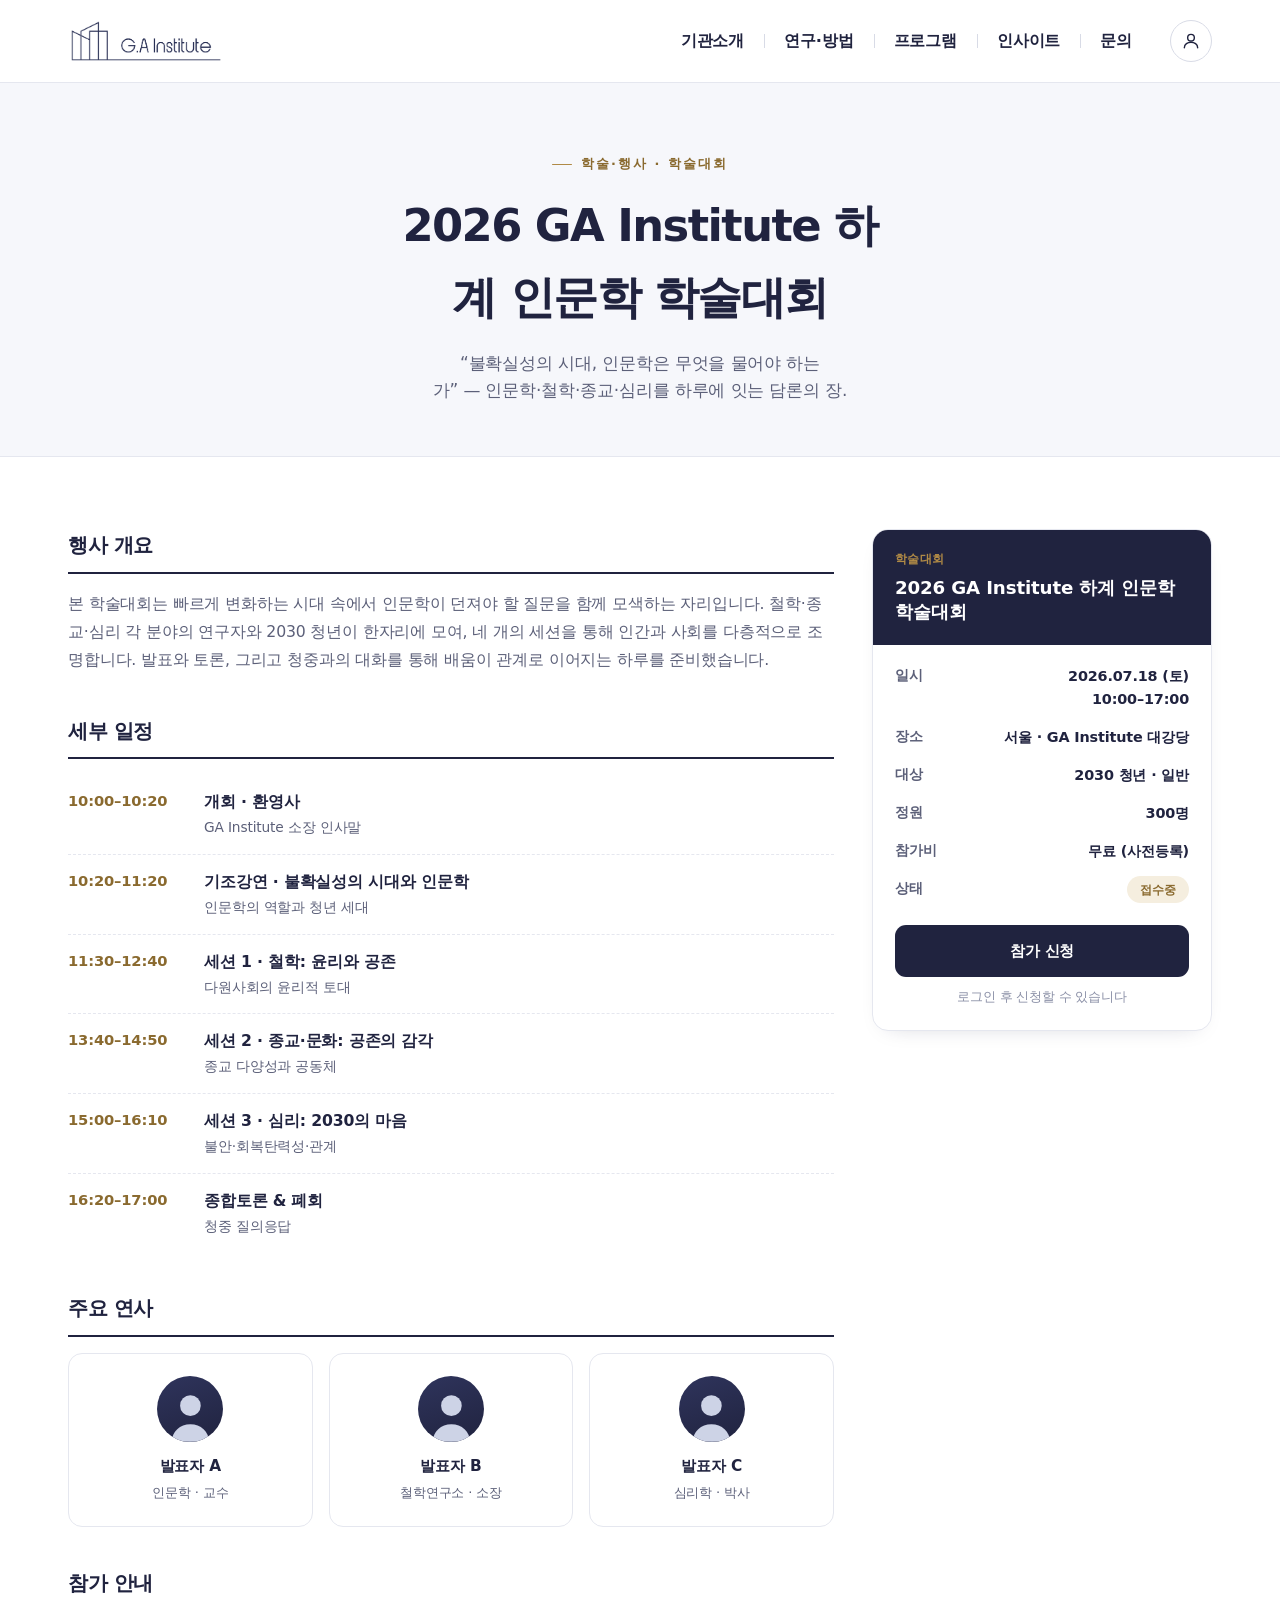
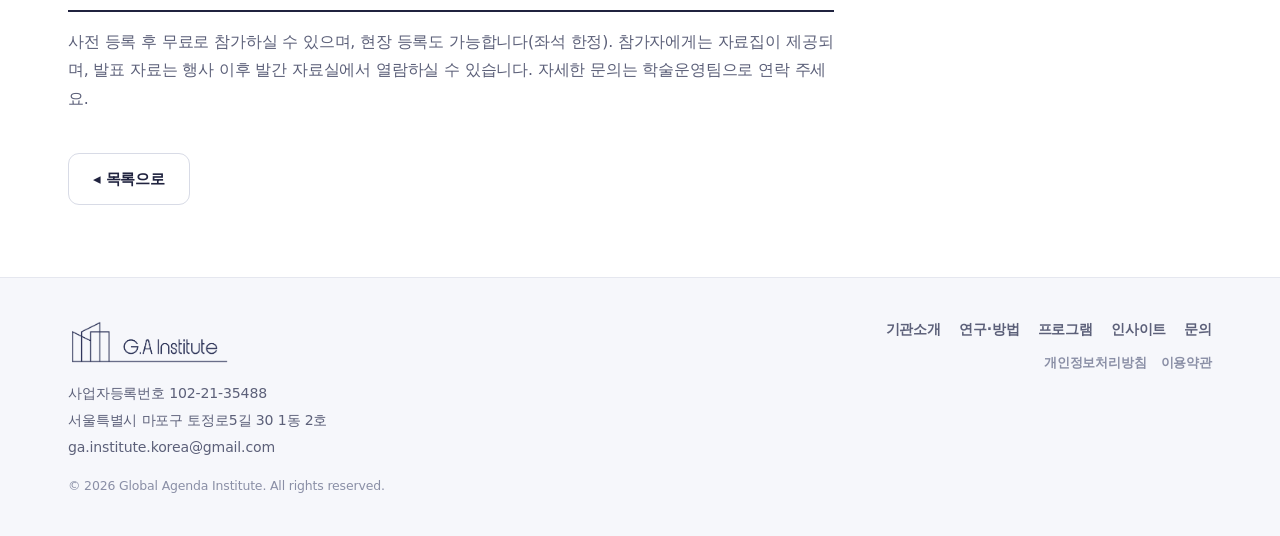
<file: event-detail.html>
<!DOCTYPE html>
<html lang="ko">
<head>
<meta charset="UTF-8" />
<meta name="viewport" content="width=device-width, initial-scale=1.0" />
<title>학술·행사 상세 | Global Agenda Institute</title>
<meta name="description" content="GA Institute 하계 인문학 학술대회 상세 안내." />
<link rel="stylesheet" href="assets/style.css" />
</head>
<body>
<header>
  <div class="wrap nav">
    <a href="index.html"><img class="logo-img" src="assets/logo.png" alt="Global Agenda Institute" /></a>
    <div class="nav-right">
      <nav class="menu">
        <a href="about.html">기관소개</a>
        <a href="method.html">연구·방법</a>
        <a href="programs.html">프로그램</a>
        <a href="insights.html">인사이트</a>
        <a href="contact.html">문의</a>
      </nav>
      <button class="icon-btn login-desktop" data-open-login aria-label="로그인" title="로그인">
        <svg viewBox="0 0 24 24" fill="none" stroke="currentColor" stroke-width="1.7" stroke-linecap="round" stroke-linejoin="round"><circle cx="12" cy="8" r="4"/><path d="M4 20c0-4.2 4-6.5 8-6.5s8 2.3 8 6.5"/></svg>
      </button>
      <button class="icon-btn burger" id="burger" aria-label="메뉴 열기" aria-expanded="false">
        <svg viewBox="0 0 24 24" fill="none" stroke="currentColor" stroke-width="1.8" stroke-linecap="round"><path d="M4 7h16M4 12h16M4 17h16"/></svg>
      </button>
    </div>
  </div>
</header>
<main id="top">
<div class="page-hero"><div class="wrap">
      <span class="eyebrow">학술·행사 · 학술대회</span>
      <h1>2026 GA Institute 하계 인문학 학술대회</h1>
      <p class="lead">“불확실성의 시대, 인문학은 무엇을 물어야 하는가” — 인문학·철학·종교·심리를 하루에 잇는 담론의 장.</p>
    </div></div>
    <div class="section"><div class="wrap">
      <div class="ev-detail">
        <div class="ev-main">
          <div class="ev-block">
            <h2>행사 개요</h2>
            <p>본 학술대회는 빠르게 변화하는 시대 속에서 인문학이 던져야 할 질문을 함께 모색하는 자리입니다.
              철학·종교·심리 각 분야의 연구자와 2030 청년이 한자리에 모여, 네 개의 세션을 통해 인간과 사회를 다층적으로 조명합니다.
              발표와 토론, 그리고 청중과의 대화를 통해 배움이 관계로 이어지는 하루를 준비했습니다.</p>
          </div>
          <div class="ev-block">
            <h2>세부 일정</h2>
            <ul class="agenda">
              <li><span class="tm">10:00–10:20</span><span class="ag"><b>개회 · 환영사</b><span>GA Institute 소장 인사말</span></span></li>
              <li><span class="tm">10:20–11:20</span><span class="ag"><b>기조강연 · 불확실성의 시대와 인문학</b><span>인문학의 역할과 청년 세대</span></span></li>
              <li><span class="tm">11:30–12:40</span><span class="ag"><b>세션 1 · 철학: 윤리와 공존</b><span>다원사회의 윤리적 토대</span></span></li>
              <li><span class="tm">13:40–14:50</span><span class="ag"><b>세션 2 · 종교·문화: 공존의 감각</b><span>종교 다양성과 공동체</span></span></li>
              <li><span class="tm">15:00–16:10</span><span class="ag"><b>세션 3 · 심리: 2030의 마음</b><span>불안·회복탄력성·관계</span></span></li>
              <li><span class="tm">16:20–17:00</span><span class="ag"><b>종합토론 &amp; 폐회</b><span>청중 질의응답</span></span></li>
            </ul>
          </div>
          <div class="ev-block">
            <h2>주요 연사</h2>
            <div class="speakers">
              <div class="spk"><div class="av"><svg viewBox="0 0 100 110" fill="currentColor"><circle cx="50" cy="40" r="20"/><path d="M14 110c0-20 16-34 36-34s36 14 36 34z"/></svg></div><b>발표자 A</b><span>인문학 · 교수</span></div>
              <div class="spk"><div class="av"><svg viewBox="0 0 100 110" fill="currentColor"><circle cx="50" cy="40" r="20"/><path d="M14 110c0-20 16-34 36-34s36 14 36 34z"/></svg></div><b>발표자 B</b><span>철학연구소 · 소장</span></div>
              <div class="spk"><div class="av"><svg viewBox="0 0 100 110" fill="currentColor"><circle cx="50" cy="40" r="20"/><path d="M14 110c0-20 16-34 36-34s36 14 36 34z"/></svg></div><b>발표자 C</b><span>심리학 · 박사</span></div>
            </div>
          </div>
          <div class="ev-block">
            <h2>참가 안내</h2>
            <p>사전 등록 후 무료로 참가하실 수 있으며, 현장 등록도 가능합니다(좌석 한정). 참가자에게는 자료집이 제공되며,
              발표 자료는 행사 이후 발간 자료실에서 열람하실 수 있습니다. 자세한 문의는 학술운영팀으로 연락 주세요.</p>
          </div>
        </div>
        <aside class="ev-side">
          <div class="sh"><div class="cat">학술대회</div><h3>2026 GA Institute 하계 인문학 학술대회</h3></div>
          <dl>
            <dt>일시</dt><dd>2026.07.18 (토)<br>10:00–17:00</dd>
            <dt>장소</dt><dd>서울 · GA Institute 대강당</dd>
            <dt>대상</dt><dd>2030 청년 · 일반</dd>
            <dt>정원</dt><dd>300명</dd>
            <dt>참가비</dt><dd>무료 (사전등록)</dd>
            <dt>상태</dt><dd><span class="status open">접수중</span></dd>
          </dl>
          <div class="sfoot"><a class="btn btn-primary" data-open-login>참가 신청</a><p class="note">로그인 후 신청할 수 있습니다</p></div>
        </aside>
      </div>
      <div style="margin-top:40px"><a class="btn btn-ghost" href="events.html">◂ 목록으로</a></div>
    </div></div>
</main>
<footer id="contact">
  <div class="wrap foot">
    <div>
      <a href="index.html"><img class="logo-img foot-logo" src="assets/logo.png" alt="Global Agenda Institute" /></a>
      <p class="foot-info">
        사업자등록번호 102-21-35488<br>
        서울특별시 마포구 토정로5길 30 1동 2호<br>
        ga.institute.korea@gmail.com
      </p>
      <p class="foot-copy">© 2026 Global Agenda Institute. All rights reserved.</p>
    </div>
    <nav>
      <div class="foot-main"><a href="about.html">기관소개</a><a href="method.html">연구·방법</a><a href="programs.html">프로그램</a><a href="insights.html">인사이트</a><a href="contact.html">문의</a></div>
      <div class="foot-legal"><a href="privacy.html">개인정보처리방침</a><a href="terms.html">이용약관</a></div>
    </nav>
  </div>
</footer>
<!-- ===== LOGIN MODAL ===== -->
<div class="modal" id="loginModal" role="dialog" aria-modal="true" aria-label="로그인">
  <div class="modal-card">
    <button class="modal-x" data-close aria-label="닫기">✕</button>
    <img class="logo-img" src="assets/logo.png" alt="Global Agenda Institute" />
    <h2>멤버 로그인</h2>
    <p class="msub">GA Institute 회원 서비스를 이용하시려면 로그인해 주세요.</p>
    <form id="loginForm">
      <input class="field" type="text" placeholder="아이디" aria-label="아이디" />
      <input class="field" type="password" placeholder="비밀번호" aria-label="비밀번호" />
      <label class="remember"><input type="checkbox" /> 로그인 상태 유지</label>
      <button class="signin" type="submit">로그인</button>
      <p class="form-note" id="loginNote" hidden></p>
    </form>
    <div class="modal-links"><a href="contact.html">아이디 찾기</a><a href="contact.html">비밀번호 찾기</a><a href="signup.html">회원가입</a></div>
  </div>
</div>


<!-- ===== MOBILE DRAWER ===== -->
<div class="drawer" id="drawer">
  <div class="drawer-panel">
    <div class="drawer-top">
      <img class="logo-img" src="assets/logo.png" alt="Global Agenda Institute" style="height:38px" />
      <button class="icon-btn" id="drawerClose" aria-label="닫기"><svg viewBox="0 0 24 24" fill="none" stroke="currentColor" stroke-width="1.8" stroke-linecap="round"><path d="M6 6l12 12M18 6L6 18"/></svg></button>
    </div>
    <div class="dlinks">
      <a href="about.html">기관소개</a>
      <a href="method.html">연구·방법</a>
      <a href="programs.html">프로그램</a>
      <a href="insights.html">인사이트</a>
      <a href="contact.html">문의</a>
    </div>
    <button class="btn btn-primary drawer-login" style="width:100%" data-open-login>로그인</button>
  </div>
</div>


<script src="assets/main.js"></script>
</body>
</html>
</file>
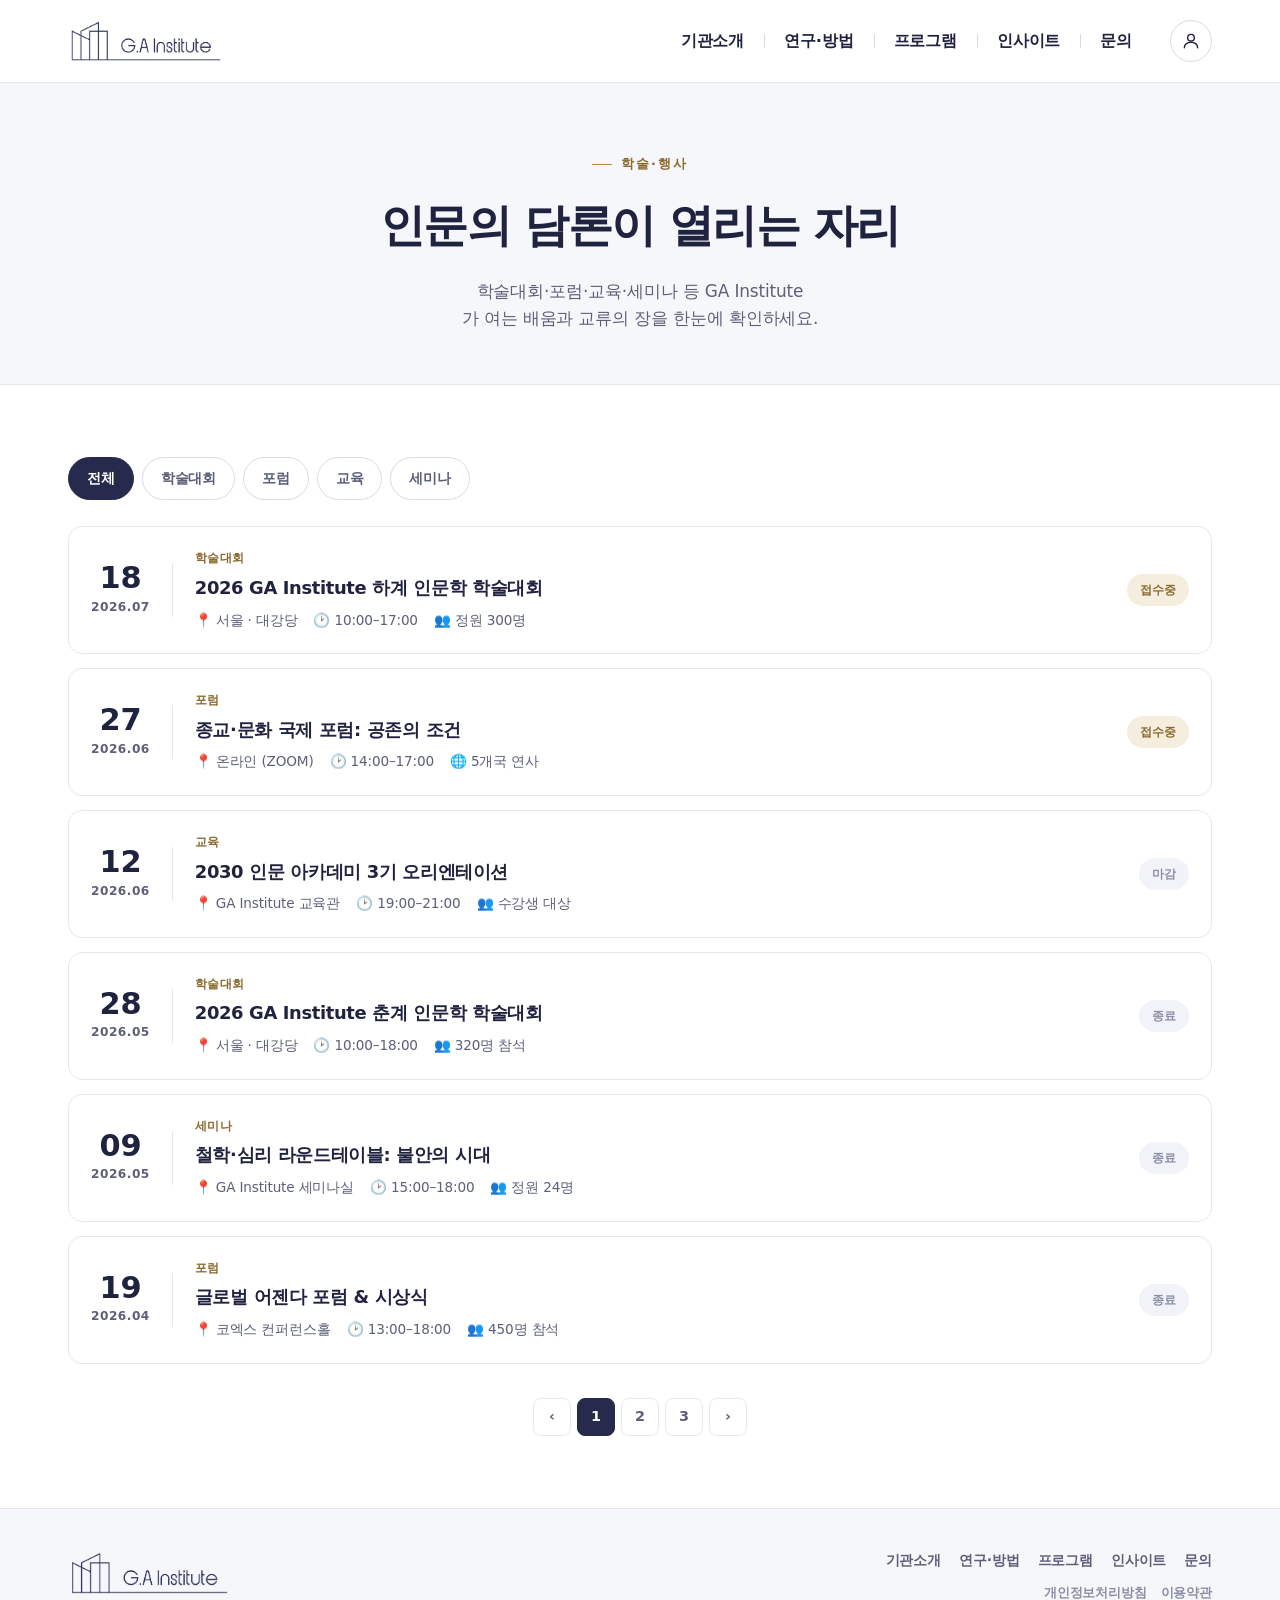
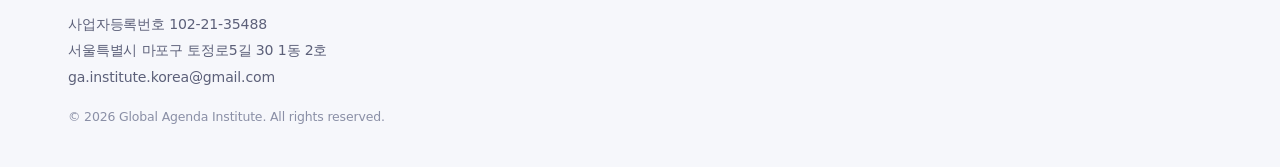
<file: events.html>
<!DOCTYPE html>
<html lang="ko">
<head>
<meta charset="UTF-8" />
<meta name="viewport" content="width=device-width, initial-scale=1.0" />
<title>학술·행사 | Global Agenda Institute</title>
<meta name="description" content="학술대회·포럼·교육·세미나 등 GA Institute 학술·행사 일정." />
<link rel="stylesheet" href="assets/style.css" />
</head>
<body>
<header>
  <div class="wrap nav">
    <a href="index.html"><img class="logo-img" src="assets/logo.png" alt="Global Agenda Institute" /></a>
    <div class="nav-right">
      <nav class="menu">
        <a href="about.html">기관소개</a>
        <a href="method.html">연구·방법</a>
        <a href="programs.html">프로그램</a>
        <a href="insights.html">인사이트</a>
        <a href="contact.html">문의</a>
      </nav>
      <button class="icon-btn login-desktop" data-open-login aria-label="로그인" title="로그인">
        <svg viewBox="0 0 24 24" fill="none" stroke="currentColor" stroke-width="1.7" stroke-linecap="round" stroke-linejoin="round"><circle cx="12" cy="8" r="4"/><path d="M4 20c0-4.2 4-6.5 8-6.5s8 2.3 8 6.5"/></svg>
      </button>
      <button class="icon-btn burger" id="burger" aria-label="메뉴 열기" aria-expanded="false">
        <svg viewBox="0 0 24 24" fill="none" stroke="currentColor" stroke-width="1.8" stroke-linecap="round"><path d="M4 7h16M4 12h16M4 17h16"/></svg>
      </button>
    </div>
  </div>
</header>
<main id="top">
<div class="page-hero"><div class="wrap">
      <span class="eyebrow">학술·행사</span>
      <h1>인문의 담론이 열리는 자리</h1>
      <p class="lead">학술대회·포럼·교육·세미나 등 GA Institute가 여는 배움과 교류의 장을 한눈에 확인하세요.</p>
    </div></div>
    <div class="section"><div class="wrap">
      <div class="filters"><span class="chip on">전체</span><span class="chip">학술대회</span><span class="chip">포럼</span><span class="chip">교육</span><span class="chip">세미나</span></div>
      <div class="evlist">
        <a class="evrow" href="event-detail.html">
          <div class="evdate"><div class="d">18</div><div class="m">2026.07</div></div>
          <div class="evbody"><div class="cat">학술대회</div><h3>2026 GA Institute 하계 인문학 학술대회</h3><div class="meta2"><span>📍 서울 · 대강당</span><span>🕑 10:00–17:00</span><span>👥 정원 300명</span></div></div>
          <span class="status open">접수중</span>
        </a>
        <a class="evrow" href="event-detail.html">
          <div class="evdate"><div class="d">27</div><div class="m">2026.06</div></div>
          <div class="evbody"><div class="cat">포럼</div><h3>종교·문화 국제 포럼: 공존의 조건</h3><div class="meta2"><span>📍 온라인 (ZOOM)</span><span>🕑 14:00–17:00</span><span>🌐 5개국 연사</span></div></div>
          <span class="status open">접수중</span>
        </a>
        <a class="evrow" href="event-detail.html">
          <div class="evdate"><div class="d">12</div><div class="m">2026.06</div></div>
          <div class="evbody"><div class="cat">교육</div><h3>2030 인문 아카데미 3기 오리엔테이션</h3><div class="meta2"><span>📍 GA Institute 교육관</span><span>🕑 19:00–21:00</span><span>👥 수강생 대상</span></div></div>
          <span class="status done">마감</span>
        </a>
        <a class="evrow" href="event-detail.html">
          <div class="evdate"><div class="d">28</div><div class="m">2026.05</div></div>
          <div class="evbody"><div class="cat">학술대회</div><h3>2026 GA Institute 춘계 인문학 학술대회</h3><div class="meta2"><span>📍 서울 · 대강당</span><span>🕑 10:00–18:00</span><span>👥 320명 참석</span></div></div>
          <span class="status done">종료</span>
        </a>
        <a class="evrow" href="event-detail.html">
          <div class="evdate"><div class="d">09</div><div class="m">2026.05</div></div>
          <div class="evbody"><div class="cat">세미나</div><h3>철학·심리 라운드테이블: 불안의 시대</h3><div class="meta2"><span>📍 GA Institute 세미나실</span><span>🕑 15:00–18:00</span><span>👥 정원 24명</span></div></div>
          <span class="status done">종료</span>
        </a>
        <a class="evrow" href="event-detail.html">
          <div class="evdate"><div class="d">19</div><div class="m">2026.04</div></div>
          <div class="evbody"><div class="cat">포럼</div><h3>글로벌 어젠다 포럼 &amp; 시상식</h3><div class="meta2"><span>📍 코엑스 컨퍼런스홀</span><span>🕑 13:00–18:00</span><span>👥 450명 참석</span></div></div>
          <span class="status done">종료</span>
        </a>
      </div>
      <div class="pager"><a>‹</a><a class="on">1</a><a>2</a><a>3</a><a>›</a></div>
    </div></div>
</main>
<footer id="contact">
  <div class="wrap foot">
    <div>
      <a href="index.html"><img class="logo-img foot-logo" src="assets/logo.png" alt="Global Agenda Institute" /></a>
      <p class="foot-info">
        사업자등록번호 102-21-35488<br>
        서울특별시 마포구 토정로5길 30 1동 2호<br>
        ga.institute.korea@gmail.com
      </p>
      <p class="foot-copy">© 2026 Global Agenda Institute. All rights reserved.</p>
    </div>
    <nav>
      <div class="foot-main"><a href="about.html">기관소개</a><a href="method.html">연구·방법</a><a href="programs.html">프로그램</a><a href="insights.html">인사이트</a><a href="contact.html">문의</a></div>
      <div class="foot-legal"><a href="privacy.html">개인정보처리방침</a><a href="terms.html">이용약관</a></div>
    </nav>
  </div>
</footer>
<!-- ===== LOGIN MODAL ===== -->
<div class="modal" id="loginModal" role="dialog" aria-modal="true" aria-label="로그인">
  <div class="modal-card">
    <button class="modal-x" data-close aria-label="닫기">✕</button>
    <img class="logo-img" src="assets/logo.png" alt="Global Agenda Institute" />
    <h2>멤버 로그인</h2>
    <p class="msub">GA Institute 회원 서비스를 이용하시려면 로그인해 주세요.</p>
    <form id="loginForm">
      <input class="field" type="text" placeholder="아이디" aria-label="아이디" />
      <input class="field" type="password" placeholder="비밀번호" aria-label="비밀번호" />
      <label class="remember"><input type="checkbox" /> 로그인 상태 유지</label>
      <button class="signin" type="submit">로그인</button>
      <p class="form-note" id="loginNote" hidden></p>
    </form>
    <div class="modal-links"><a href="contact.html">아이디 찾기</a><a href="contact.html">비밀번호 찾기</a><a href="signup.html">회원가입</a></div>
  </div>
</div>


<!-- ===== MOBILE DRAWER ===== -->
<div class="drawer" id="drawer">
  <div class="drawer-panel">
    <div class="drawer-top">
      <img class="logo-img" src="assets/logo.png" alt="Global Agenda Institute" style="height:38px" />
      <button class="icon-btn" id="drawerClose" aria-label="닫기"><svg viewBox="0 0 24 24" fill="none" stroke="currentColor" stroke-width="1.8" stroke-linecap="round"><path d="M6 6l12 12M18 6L6 18"/></svg></button>
    </div>
    <div class="dlinks">
      <a href="about.html">기관소개</a>
      <a href="method.html">연구·방법</a>
      <a href="programs.html">프로그램</a>
      <a href="insights.html">인사이트</a>
      <a href="contact.html">문의</a>
    </div>
    <button class="btn btn-primary drawer-login" style="width:100%" data-open-login>로그인</button>
  </div>
</div>


<script src="assets/main.js"></script>
</body>
</html>
</file>
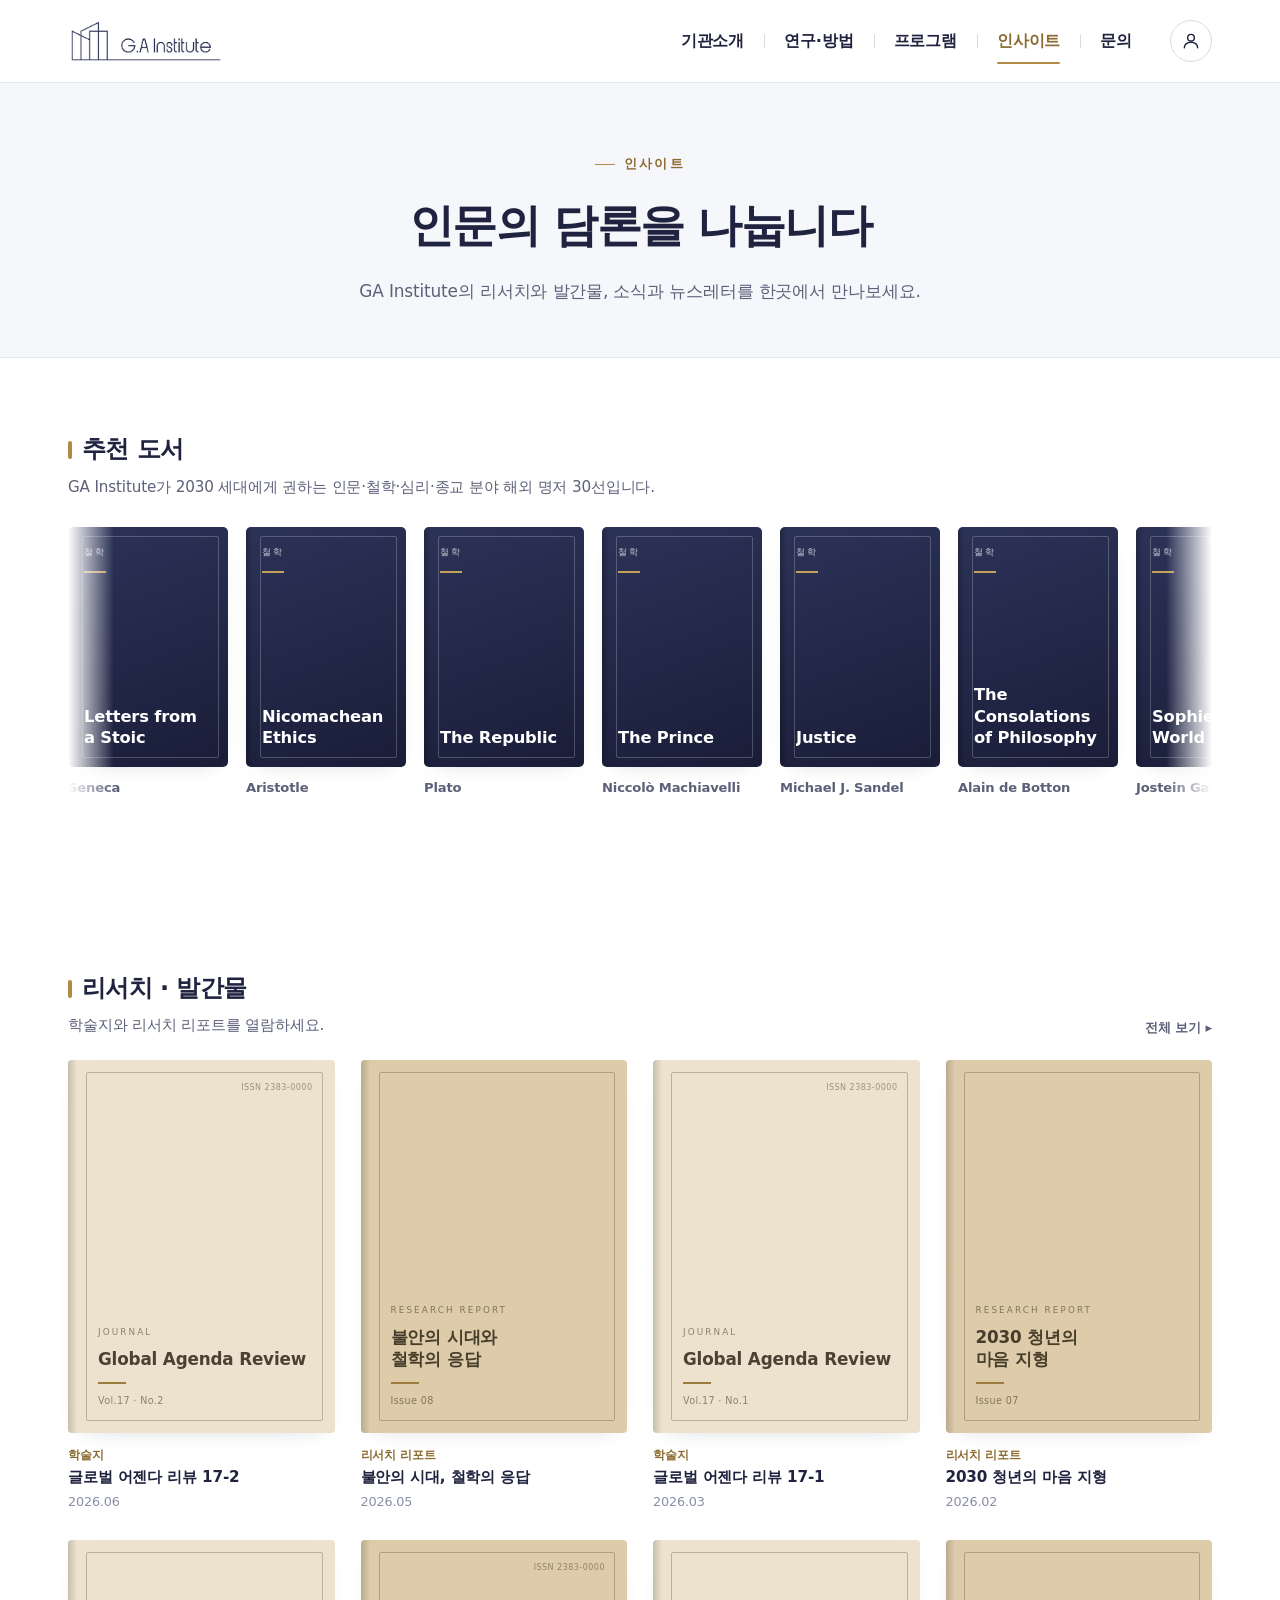
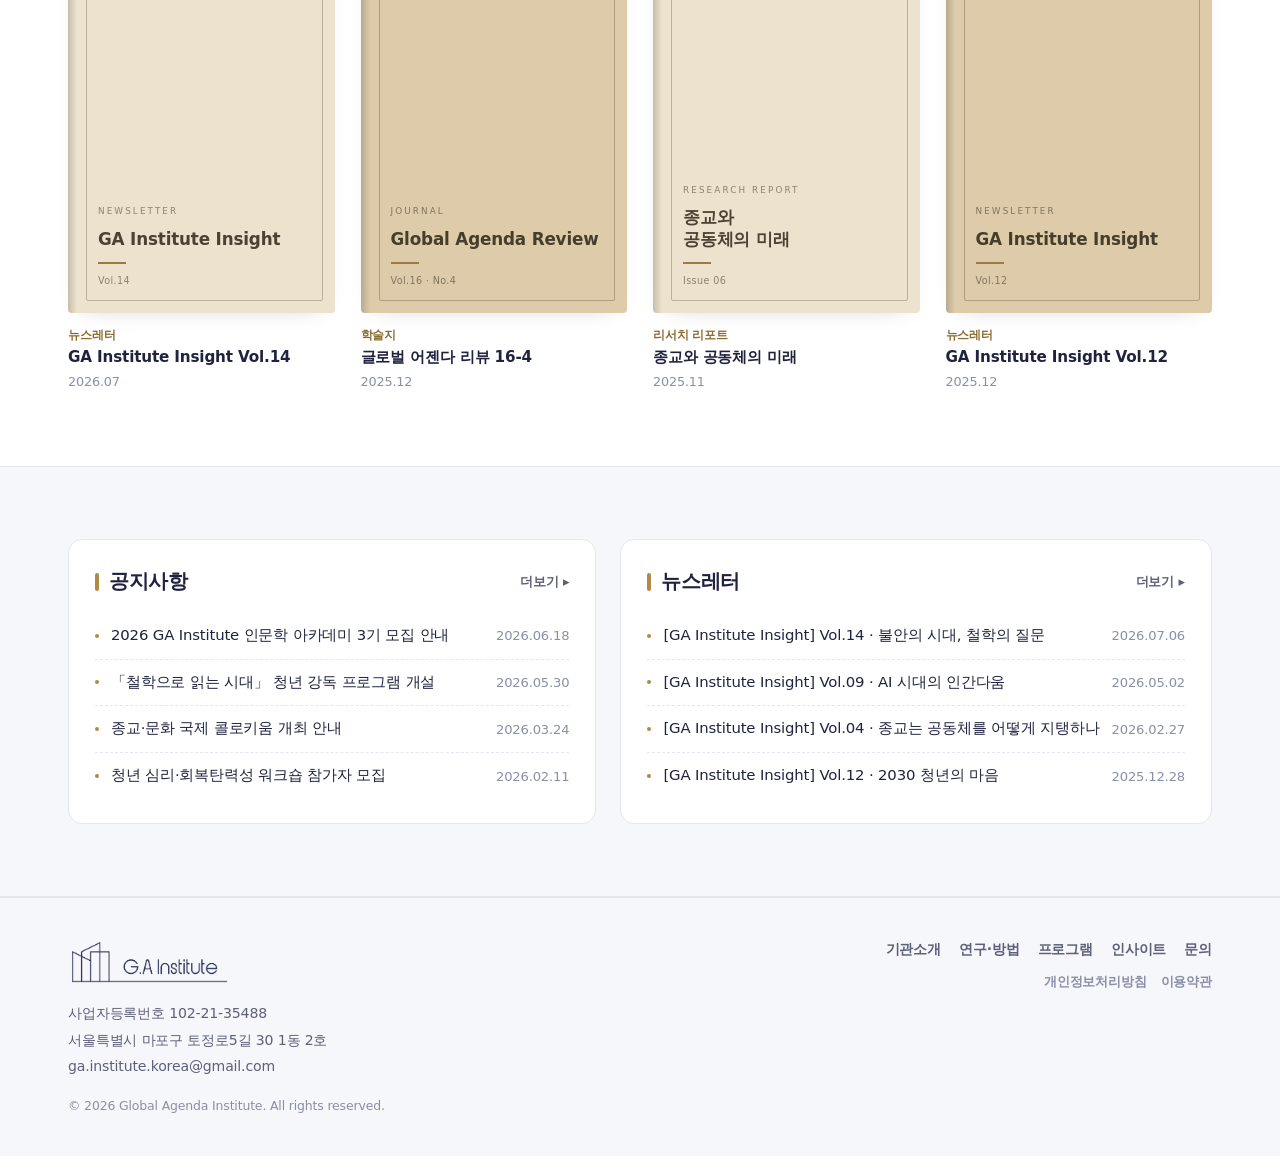
<file: insights.html>
<!DOCTYPE html>
<html lang="ko">
<head>
<meta charset="UTF-8" />
<meta name="viewport" content="width=device-width, initial-scale=1.0" />
<title>인사이트 | Global Agenda Institute</title>
<meta name="description" content="GA Institute의 리서치·발간물과 소식·뉴스레터." />
<link rel="stylesheet" href="assets/style.css" />
</head>
<body>
<header>
  <div class="wrap nav">
    <a href="index.html"><img class="logo-img" src="assets/logo.png" alt="Global Agenda Institute" /></a>
    <div class="nav-right">
      <nav class="menu">
        <a href="about.html">기관소개</a>
        <a href="method.html">연구·방법</a>
        <a href="programs.html">프로그램</a>
        <a href="insights.html">인사이트</a>
        <a href="contact.html">문의</a>
      </nav>
      <button class="icon-btn login-desktop" data-open-login aria-label="로그인" title="로그인">
        <svg viewBox="0 0 24 24" fill="none" stroke="currentColor" stroke-width="1.7" stroke-linecap="round" stroke-linejoin="round"><circle cx="12" cy="8" r="4"/><path d="M4 20c0-4.2 4-6.5 8-6.5s8 2.3 8 6.5"/></svg>
      </button>
      <button class="icon-btn burger" id="burger" aria-label="메뉴 열기" aria-expanded="false">
        <svg viewBox="0 0 24 24" fill="none" stroke="currentColor" stroke-width="1.8" stroke-linecap="round"><path d="M4 7h16M4 12h16M4 17h16"/></svg>
      </button>
    </div>
  </div>
</header>
<main id="top">
<div class="page-hero"><div class="wrap"><span class="eyebrow">인사이트</span><h1>인문의 담론을 나눕니다</h1><p class="lead">GA Institute의 리서치와 발간물, 소식과 뉴스레터를 한곳에서 만나보세요.</p></div></div>
    <div class="section"><div class="wrap">
      <div class="sec-head"><div><h2 class="accent-under">추천 도서</h2><p>GA Institute가 2030 세대에게 권하는 인문·철학·심리·종교 분야 해외 명저 30선입니다.</p></div></div>
      <div class="book-marquee" aria-label="추천 도서 자동 슬라이드"><div class="book-track"><div class="book" data-isbn="" data-q="Letters from a Stoic Seneca"><div class="bcover bc-phil"><img class="bcover-img" alt="" loading="lazy" /><span class="bcat">철학</span><span class="brule"></span><span class="btitle">Letters from a Stoic</span></div><div class="bmeta">Seneca</div></div><div class="book" data-isbn="" data-q="Nicomachean Ethics Aristotle"><div class="bcover bc-phil"><img class="bcover-img" alt="" loading="lazy" /><span class="bcat">철학</span><span class="brule"></span><span class="btitle">Nicomachean Ethics</span></div><div class="bmeta">Aristotle</div></div><div class="book" data-isbn="" data-q="The Republic Plato"><div class="bcover bc-phil"><img class="bcover-img" alt="" loading="lazy" /><span class="bcat">철학</span><span class="brule"></span><span class="btitle">The Republic</span></div><div class="bmeta">Plato</div></div><div class="book" data-isbn="" data-q="The Prince Niccolò Machiavelli"><div class="bcover bc-phil"><img class="bcover-img" alt="" loading="lazy" /><span class="bcat">철학</span><span class="brule"></span><span class="btitle">The Prince</span></div><div class="bmeta">Niccolò Machiavelli</div></div><div class="book" data-isbn="" data-q="Justice Michael J. Sandel"><div class="bcover bc-phil"><img class="bcover-img" alt="" loading="lazy" /><span class="bcat">철학</span><span class="brule"></span><span class="btitle">Justice</span></div><div class="bmeta">Michael J. Sandel</div></div><div class="book" data-isbn="" data-q="The Consolations of Philosophy Alain de Botton"><div class="bcover bc-phil"><img class="bcover-img" alt="" loading="lazy" /><span class="bcat">철학</span><span class="brule"></span><span class="btitle">The Consolations of Philosophy</span></div><div class="bmeta">Alain de Botton</div></div><div class="book" data-isbn="" data-q="Sophie's World Jostein Gaarder"><div class="bcover bc-phil"><img class="bcover-img" alt="" loading="lazy" /><span class="bcat">철학</span><span class="brule"></span><span class="btitle">Sophie's World</span></div><div class="bmeta">Jostein Gaarder</div></div><div class="book" data-isbn="" data-q="The Problems of Philosophy Bertrand Russell"><div class="bcover bc-phil"><img class="bcover-img" alt="" loading="lazy" /><span class="bcat">철학</span><span class="brule"></span><span class="btitle">The Problems of Philosophy</span></div><div class="bmeta">Bertrand Russell</div></div><div class="book" data-isbn="" data-q="The Analects Confucius"><div class="bcover bc-hum"><img class="bcover-img" alt="" loading="lazy" /><span class="bcat">인문·고전</span><span class="brule"></span><span class="btitle">The Analects</span></div><div class="bmeta">Confucius</div></div><div class="book" data-isbn="" data-q="Demian Hermann Hesse"><div class="bcover bc-hum"><img class="bcover-img" alt="" loading="lazy" /><span class="bcat">인문·고전</span><span class="brule"></span><span class="btitle">Demian</span></div><div class="bmeta">Hermann Hesse</div></div><div class="book" data-isbn="" data-q="Zorba the Greek Nikos Kazantzakis"><div class="bcover bc-hum"><img class="bcover-img" alt="" loading="lazy" /><span class="bcat">인문·고전</span><span class="brule"></span><span class="btitle">Zorba the Greek</span></div><div class="bmeta">Nikos Kazantzakis</div></div><div class="book" data-isbn="" data-q="Walden Henry David Thoreau"><div class="bcover bc-hum"><img class="bcover-img" alt="" loading="lazy" /><span class="bcat">인문·고전</span><span class="brule"></span><span class="btitle">Walden</span></div><div class="bmeta">Henry David Thoreau</div></div><div class="book" data-isbn="" data-q="The Little Prince Antoine de Saint-Exupéry"><div class="bcover bc-hum"><img class="bcover-img" alt="" loading="lazy" /><span class="bcat">인문·고전</span><span class="brule"></span><span class="btitle">The Little Prince</span></div><div class="bmeta">Antoine de Saint-Exupéry</div></div><div class="book" data-isbn="" data-q="Sapiens Yuval Noah Harari"><div class="bcover bc-hum"><img class="bcover-img" alt="" loading="lazy" /><span class="bcat">인문·고전</span><span class="brule"></span><span class="btitle">Sapiens</span></div><div class="bmeta">Yuval Noah Harari</div></div><div class="book" data-isbn="" data-q="Guns, Germs, and Steel Jared Diamond"><div class="bcover bc-hum"><img class="bcover-img" alt="" loading="lazy" /><span class="bcat">인문·고전</span><span class="brule"></span><span class="btitle">Guns, Germs, and Steel</span></div><div class="bmeta">Jared Diamond</div></div><div class="book" data-isbn="" data-q="Cosmos Carl Sagan"><div class="bcover bc-hum"><img class="bcover-img" alt="" loading="lazy" /><span class="bcat">인문·고전</span><span class="brule"></span><span class="btitle">Cosmos</span></div><div class="bmeta">Carl Sagan</div></div><div class="book" data-isbn="" data-q="Don Quixote Miguel de Cervantes"><div class="bcover bc-hum"><img class="bcover-img" alt="" loading="lazy" /><span class="bcat">인문·고전</span><span class="brule"></span><span class="btitle">Don Quixote</span></div><div class="bmeta">Miguel de Cervantes</div></div><div class="book" data-isbn="" data-q="A Little History of the World E. H. Gombrich"><div class="bcover bc-hum"><img class="bcover-img" alt="" loading="lazy" /><span class="bcat">인문·고전</span><span class="brule"></span><span class="btitle">A Little History of the World</span></div><div class="bmeta">E. H. Gombrich</div></div><div class="book" data-isbn="" data-q="Man's Search for Meaning Viktor E. Frankl"><div class="bcover bc-psy"><img class="bcover-img" alt="" loading="lazy" /><span class="bcat">심리</span><span class="brule"></span><span class="btitle">Man's Search for Meaning</span></div><div class="bmeta">Viktor E. Frankl</div></div><div class="book" data-isbn="" data-q="The Courage to Be Disliked Ichiro Kishimi"><div class="bcover bc-psy"><img class="bcover-img" alt="" loading="lazy" /><span class="bcat">심리</span><span class="brule"></span><span class="btitle">The Courage to Be Disliked</span></div><div class="bmeta">Ichiro Kishimi</div></div><div class="book" data-isbn="" data-q="Flow Mihaly Csikszentmihalyi"><div class="bcover bc-psy"><img class="bcover-img" alt="" loading="lazy" /><span class="bcat">심리</span><span class="brule"></span><span class="btitle">Flow</span></div><div class="bmeta">Mihaly Csikszentmihalyi</div></div><div class="book" data-isbn="" data-q="Thinking, Fast and Slow Daniel Kahneman"><div class="bcover bc-psy"><img class="bcover-img" alt="" loading="lazy" /><span class="bcat">심리</span><span class="brule"></span><span class="btitle">Thinking, Fast and Slow</span></div><div class="bmeta">Daniel Kahneman</div></div><div class="book" data-isbn="" data-q="Mindset Carol S. Dweck"><div class="bcover bc-psy"><img class="bcover-img" alt="" loading="lazy" /><span class="bcat">심리</span><span class="brule"></span><span class="btitle">Mindset</span></div><div class="bmeta">Carol S. Dweck</div></div><div class="book" data-isbn="" data-q="The Road Less Traveled M. Scott Peck"><div class="bcover bc-psy"><img class="bcover-img" alt="" loading="lazy" /><span class="bcat">심리</span><span class="brule"></span><span class="btitle">The Road Less Traveled</span></div><div class="bmeta">M. Scott Peck</div></div><div class="book" data-isbn="" data-q="Emotional Intelligence Daniel Goleman"><div class="bcover bc-psy"><img class="bcover-img" alt="" loading="lazy" /><span class="bcat">심리</span><span class="brule"></span><span class="btitle">Emotional Intelligence</span></div><div class="bmeta">Daniel Goleman</div></div><div class="book" data-isbn="" data-q="Quiet Susan Cain"><div class="bcover bc-psy"><img class="bcover-img" alt="" loading="lazy" /><span class="bcat">심리</span><span class="brule"></span><span class="btitle">Quiet</span></div><div class="bmeta">Susan Cain</div></div><div class="book" data-isbn="" data-q="The Great Transformation Karen Armstrong"><div class="bcover bc-rel"><img class="bcover-img" alt="" loading="lazy" /><span class="bcat">종교·문화</span><span class="brule"></span><span class="btitle">The Great Transformation</span></div><div class="bmeta">Karen Armstrong</div></div><div class="book" data-isbn="" data-q="A History of God Karen Armstrong"><div class="bcover bc-rel"><img class="bcover-img" alt="" loading="lazy" /><span class="bcat">종교·문화</span><span class="brule"></span><span class="btitle">A History of God</span></div><div class="bmeta">Karen Armstrong</div></div><div class="book" data-isbn="" data-q="The Human Condition Hannah Arendt"><div class="bcover bc-rel"><img class="bcover-img" alt="" loading="lazy" /><span class="bcat">종교·문화</span><span class="brule"></span><span class="btitle">The Human Condition</span></div><div class="bmeta">Hannah Arendt</div></div><div class="book" data-isbn="" data-q="The Holy Bible"><div class="bcover bc-rel"><img class="bcover-img" alt="" loading="lazy" /><span class="bcat">종교·문화</span><span class="brule"></span><span class="btitle">The Holy Bible</span></div><div class="bmeta">&nbsp;</div></div><div class="book" data-isbn="" data-q="Letters from a Stoic Seneca"><div class="bcover bc-phil"><img class="bcover-img" alt="" loading="lazy" /><span class="bcat">철학</span><span class="brule"></span><span class="btitle">Letters from a Stoic</span></div><div class="bmeta">Seneca</div></div><div class="book" data-isbn="" data-q="Nicomachean Ethics Aristotle"><div class="bcover bc-phil"><img class="bcover-img" alt="" loading="lazy" /><span class="bcat">철학</span><span class="brule"></span><span class="btitle">Nicomachean Ethics</span></div><div class="bmeta">Aristotle</div></div><div class="book" data-isbn="" data-q="The Republic Plato"><div class="bcover bc-phil"><img class="bcover-img" alt="" loading="lazy" /><span class="bcat">철학</span><span class="brule"></span><span class="btitle">The Republic</span></div><div class="bmeta">Plato</div></div><div class="book" data-isbn="" data-q="The Prince Niccolò Machiavelli"><div class="bcover bc-phil"><img class="bcover-img" alt="" loading="lazy" /><span class="bcat">철학</span><span class="brule"></span><span class="btitle">The Prince</span></div><div class="bmeta">Niccolò Machiavelli</div></div><div class="book" data-isbn="" data-q="Justice Michael J. Sandel"><div class="bcover bc-phil"><img class="bcover-img" alt="" loading="lazy" /><span class="bcat">철학</span><span class="brule"></span><span class="btitle">Justice</span></div><div class="bmeta">Michael J. Sandel</div></div><div class="book" data-isbn="" data-q="The Consolations of Philosophy Alain de Botton"><div class="bcover bc-phil"><img class="bcover-img" alt="" loading="lazy" /><span class="bcat">철학</span><span class="brule"></span><span class="btitle">The Consolations of Philosophy</span></div><div class="bmeta">Alain de Botton</div></div><div class="book" data-isbn="" data-q="Sophie's World Jostein Gaarder"><div class="bcover bc-phil"><img class="bcover-img" alt="" loading="lazy" /><span class="bcat">철학</span><span class="brule"></span><span class="btitle">Sophie's World</span></div><div class="bmeta">Jostein Gaarder</div></div><div class="book" data-isbn="" data-q="The Problems of Philosophy Bertrand Russell"><div class="bcover bc-phil"><img class="bcover-img" alt="" loading="lazy" /><span class="bcat">철학</span><span class="brule"></span><span class="btitle">The Problems of Philosophy</span></div><div class="bmeta">Bertrand Russell</div></div><div class="book" data-isbn="" data-q="The Analects Confucius"><div class="bcover bc-hum"><img class="bcover-img" alt="" loading="lazy" /><span class="bcat">인문·고전</span><span class="brule"></span><span class="btitle">The Analects</span></div><div class="bmeta">Confucius</div></div><div class="book" data-isbn="" data-q="Demian Hermann Hesse"><div class="bcover bc-hum"><img class="bcover-img" alt="" loading="lazy" /><span class="bcat">인문·고전</span><span class="brule"></span><span class="btitle">Demian</span></div><div class="bmeta">Hermann Hesse</div></div><div class="book" data-isbn="" data-q="Zorba the Greek Nikos Kazantzakis"><div class="bcover bc-hum"><img class="bcover-img" alt="" loading="lazy" /><span class="bcat">인문·고전</span><span class="brule"></span><span class="btitle">Zorba the Greek</span></div><div class="bmeta">Nikos Kazantzakis</div></div><div class="book" data-isbn="" data-q="Walden Henry David Thoreau"><div class="bcover bc-hum"><img class="bcover-img" alt="" loading="lazy" /><span class="bcat">인문·고전</span><span class="brule"></span><span class="btitle">Walden</span></div><div class="bmeta">Henry David Thoreau</div></div><div class="book" data-isbn="" data-q="The Little Prince Antoine de Saint-Exupéry"><div class="bcover bc-hum"><img class="bcover-img" alt="" loading="lazy" /><span class="bcat">인문·고전</span><span class="brule"></span><span class="btitle">The Little Prince</span></div><div class="bmeta">Antoine de Saint-Exupéry</div></div><div class="book" data-isbn="" data-q="Sapiens Yuval Noah Harari"><div class="bcover bc-hum"><img class="bcover-img" alt="" loading="lazy" /><span class="bcat">인문·고전</span><span class="brule"></span><span class="btitle">Sapiens</span></div><div class="bmeta">Yuval Noah Harari</div></div><div class="book" data-isbn="" data-q="Guns, Germs, and Steel Jared Diamond"><div class="bcover bc-hum"><img class="bcover-img" alt="" loading="lazy" /><span class="bcat">인문·고전</span><span class="brule"></span><span class="btitle">Guns, Germs, and Steel</span></div><div class="bmeta">Jared Diamond</div></div><div class="book" data-isbn="" data-q="Cosmos Carl Sagan"><div class="bcover bc-hum"><img class="bcover-img" alt="" loading="lazy" /><span class="bcat">인문·고전</span><span class="brule"></span><span class="btitle">Cosmos</span></div><div class="bmeta">Carl Sagan</div></div><div class="book" data-isbn="" data-q="Don Quixote Miguel de Cervantes"><div class="bcover bc-hum"><img class="bcover-img" alt="" loading="lazy" /><span class="bcat">인문·고전</span><span class="brule"></span><span class="btitle">Don Quixote</span></div><div class="bmeta">Miguel de Cervantes</div></div><div class="book" data-isbn="" data-q="A Little History of the World E. H. Gombrich"><div class="bcover bc-hum"><img class="bcover-img" alt="" loading="lazy" /><span class="bcat">인문·고전</span><span class="brule"></span><span class="btitle">A Little History of the World</span></div><div class="bmeta">E. H. Gombrich</div></div><div class="book" data-isbn="" data-q="Man's Search for Meaning Viktor E. Frankl"><div class="bcover bc-psy"><img class="bcover-img" alt="" loading="lazy" /><span class="bcat">심리</span><span class="brule"></span><span class="btitle">Man's Search for Meaning</span></div><div class="bmeta">Viktor E. Frankl</div></div><div class="book" data-isbn="" data-q="The Courage to Be Disliked Ichiro Kishimi"><div class="bcover bc-psy"><img class="bcover-img" alt="" loading="lazy" /><span class="bcat">심리</span><span class="brule"></span><span class="btitle">The Courage to Be Disliked</span></div><div class="bmeta">Ichiro Kishimi</div></div><div class="book" data-isbn="" data-q="Flow Mihaly Csikszentmihalyi"><div class="bcover bc-psy"><img class="bcover-img" alt="" loading="lazy" /><span class="bcat">심리</span><span class="brule"></span><span class="btitle">Flow</span></div><div class="bmeta">Mihaly Csikszentmihalyi</div></div><div class="book" data-isbn="" data-q="Thinking, Fast and Slow Daniel Kahneman"><div class="bcover bc-psy"><img class="bcover-img" alt="" loading="lazy" /><span class="bcat">심리</span><span class="brule"></span><span class="btitle">Thinking, Fast and Slow</span></div><div class="bmeta">Daniel Kahneman</div></div><div class="book" data-isbn="" data-q="Mindset Carol S. Dweck"><div class="bcover bc-psy"><img class="bcover-img" alt="" loading="lazy" /><span class="bcat">심리</span><span class="brule"></span><span class="btitle">Mindset</span></div><div class="bmeta">Carol S. Dweck</div></div><div class="book" data-isbn="" data-q="The Road Less Traveled M. Scott Peck"><div class="bcover bc-psy"><img class="bcover-img" alt="" loading="lazy" /><span class="bcat">심리</span><span class="brule"></span><span class="btitle">The Road Less Traveled</span></div><div class="bmeta">M. Scott Peck</div></div><div class="book" data-isbn="" data-q="Emotional Intelligence Daniel Goleman"><div class="bcover bc-psy"><img class="bcover-img" alt="" loading="lazy" /><span class="bcat">심리</span><span class="brule"></span><span class="btitle">Emotional Intelligence</span></div><div class="bmeta">Daniel Goleman</div></div><div class="book" data-isbn="" data-q="Quiet Susan Cain"><div class="bcover bc-psy"><img class="bcover-img" alt="" loading="lazy" /><span class="bcat">심리</span><span class="brule"></span><span class="btitle">Quiet</span></div><div class="bmeta">Susan Cain</div></div><div class="book" data-isbn="" data-q="The Great Transformation Karen Armstrong"><div class="bcover bc-rel"><img class="bcover-img" alt="" loading="lazy" /><span class="bcat">종교·문화</span><span class="brule"></span><span class="btitle">The Great Transformation</span></div><div class="bmeta">Karen Armstrong</div></div><div class="book" data-isbn="" data-q="A History of God Karen Armstrong"><div class="bcover bc-rel"><img class="bcover-img" alt="" loading="lazy" /><span class="bcat">종교·문화</span><span class="brule"></span><span class="btitle">A History of God</span></div><div class="bmeta">Karen Armstrong</div></div><div class="book" data-isbn="" data-q="The Human Condition Hannah Arendt"><div class="bcover bc-rel"><img class="bcover-img" alt="" loading="lazy" /><span class="bcat">종교·문화</span><span class="brule"></span><span class="btitle">The Human Condition</span></div><div class="bmeta">Hannah Arendt</div></div><div class="book" data-isbn="" data-q="The Holy Bible"><div class="bcover bc-rel"><img class="bcover-img" alt="" loading="lazy" /><span class="bcat">종교·문화</span><span class="brule"></span><span class="btitle">The Holy Bible</span></div><div class="bmeta">&nbsp;</div></div></div></div>
    </div></div>

    <div class="section"><div class="wrap">
      <div class="sec-head"><div><h2 class="accent-under">리서치 · 발간물</h2><p>학술지와 리서치 리포트를 열람하세요.</p></div><a class="more" href="publications.html">전체 보기 ▸</a></div>
      <div class="pubgrid">
        <div class="pub" data-member><div class="pcover"><span class="pc-issn">ISSN 2383-0000</span><span class="pcv-frame"></span><div class="pcv-body"><span class="pc-kicker">Journal</span><span class="pc-title">Global Agenda Review</span><span class="pc-rule"></span><span class="pc-vol">Vol.17 · No.2</span></div></div><div class="ptype">학술지</div><div class="pname">글로벌 어젠다 리뷰 17-2</div><time>2026.06</time></div>
        <div class="pub" data-member><div class="pcover"><span class="pcv-frame"></span><div class="pcv-body"><span class="pc-kicker">Research Report</span><span class="pc-title">불안의 시대와<br>철학의 응답</span><span class="pc-rule"></span><span class="pc-vol">Issue 08</span></div></div><div class="ptype">리서치 리포트</div><div class="pname">불안의 시대, 철학의 응답</div><time>2026.05</time></div>
        <div class="pub" data-member><div class="pcover"><span class="pc-issn">ISSN 2383-0000</span><span class="pcv-frame"></span><div class="pcv-body"><span class="pc-kicker">Journal</span><span class="pc-title">Global Agenda Review</span><span class="pc-rule"></span><span class="pc-vol">Vol.17 · No.1</span></div></div><div class="ptype">학술지</div><div class="pname">글로벌 어젠다 리뷰 17-1</div><time>2026.03</time></div>
        <div class="pub" data-member><div class="pcover"><span class="pcv-frame"></span><div class="pcv-body"><span class="pc-kicker">Research Report</span><span class="pc-title">2030 청년의<br>마음 지형</span><span class="pc-rule"></span><span class="pc-vol">Issue 07</span></div></div><div class="ptype">리서치 리포트</div><div class="pname">2030 청년의 마음 지형</div><time>2026.02</time></div>
        <div class="pub" data-member><div class="pcover"><span class="pcv-frame"></span><div class="pcv-body"><span class="pc-kicker">Newsletter</span><span class="pc-title">GA Institute Insight</span><span class="pc-rule"></span><span class="pc-vol">Vol.14</span></div></div><div class="ptype">뉴스레터</div><div class="pname">GA Institute Insight Vol.14</div><time>2026.07</time></div>
        <div class="pub" data-member><div class="pcover"><span class="pc-issn">ISSN 2383-0000</span><span class="pcv-frame"></span><div class="pcv-body"><span class="pc-kicker">Journal</span><span class="pc-title">Global Agenda Review</span><span class="pc-rule"></span><span class="pc-vol">Vol.16 · No.4</span></div></div><div class="ptype">학술지</div><div class="pname">글로벌 어젠다 리뷰 16-4</div><time>2025.12</time></div>
        <div class="pub" data-member><div class="pcover"><span class="pcv-frame"></span><div class="pcv-body"><span class="pc-kicker">Research Report</span><span class="pc-title">종교와<br>공동체의 미래</span><span class="pc-rule"></span><span class="pc-vol">Issue 06</span></div></div><div class="ptype">리서치 리포트</div><div class="pname">종교와 공동체의 미래</div><time>2025.11</time></div>
        <div class="pub" data-member><div class="pcover"><span class="pcv-frame"></span><div class="pcv-body"><span class="pc-kicker">Newsletter</span><span class="pc-title">GA Institute Insight</span><span class="pc-rule"></span><span class="pc-vol">Vol.12</span></div></div><div class="ptype">뉴스레터</div><div class="pname">GA Institute Insight Vol.12</div><time>2025.12</time></div>
      </div>
    </div></div>
    <div class="section alt"><div class="wrap">
      <div class="row3" style="grid-template-columns:1fr 1fr">
        <div class="box"><div class="box-head"><h2 class="accent-under">공지사항</h2><a class="more" href="news.html">더보기 ▸</a></div><ul class="list"><li><span class="dot"></span><a href="news.html">2026 GA Institute 인문학 아카데미 3기 모집 안내</a><time>2026.06.18</time></li><li><span class="dot"></span><a href="news.html">「철학으로 읽는 시대」 청년 강독 프로그램 개설</a><time>2026.05.30</time></li><li><span class="dot"></span><a href="news.html">종교·문화 국제 콜로키움 개최 안내</a><time>2026.03.24</time></li><li><span class="dot"></span><a href="news.html">청년 심리·회복탄력성 워크숍 참가자 모집</a><time>2026.02.11</time></li></ul></div>
        <div class="box"><div class="box-head"><h2 class="accent-under">뉴스레터</h2><a class="more" href="news.html">더보기 ▸</a></div><ul class="list"><li><span class="dot"></span><a href="news.html">[GA Institute Insight] Vol.14 · 불안의 시대, 철학의 질문</a><time>2026.07.06</time></li><li><span class="dot"></span><a href="news.html">[GA Institute Insight] Vol.09 · AI 시대의 인간다움</a><time>2026.05.02</time></li><li><span class="dot"></span><a href="news.html">[GA Institute Insight] Vol.04 · 종교는 공동체를 어떻게 지탱하나</a><time>2026.02.27</time></li><li><span class="dot"></span><a href="news.html">[GA Institute Insight] Vol.12 · 2030 청년의 마음</a><time>2025.12.28</time></li></ul></div>
      </div>
    </div></div>
</main>
<footer id="contact">
  <div class="wrap foot">
    <div>
      <a href="index.html"><img class="logo-img foot-logo" src="assets/logo.png" alt="Global Agenda Institute" /></a>
      <p class="foot-info">
        사업자등록번호 102-21-35488<br>
        서울특별시 마포구 토정로5길 30 1동 2호<br>
        ga.institute.korea@gmail.com
      </p>
      <p class="foot-copy">© 2026 Global Agenda Institute. All rights reserved.</p>
    </div>
    <nav>
      <div class="foot-main"><a href="about.html">기관소개</a><a href="method.html">연구·방법</a><a href="programs.html">프로그램</a><a href="insights.html">인사이트</a><a href="contact.html">문의</a></div>
      <div class="foot-legal"><a href="privacy.html">개인정보처리방침</a><a href="terms.html">이용약관</a></div>
    </nav>
  </div>
</footer>
<!-- ===== LOGIN MODAL ===== -->
<div class="modal" id="loginModal" role="dialog" aria-modal="true" aria-label="로그인">
  <div class="modal-card">
    <button class="modal-x" data-close aria-label="닫기">✕</button>
    <img class="logo-img" src="assets/logo.png" alt="Global Agenda Institute" />
    <h2>멤버 로그인</h2>
    <p class="msub">GA Institute 회원 서비스를 이용하시려면 로그인해 주세요.</p>
    <form id="loginForm">
      <input class="field" type="text" placeholder="아이디" aria-label="아이디" />
      <input class="field" type="password" placeholder="비밀번호" aria-label="비밀번호" />
      <label class="remember"><input type="checkbox" /> 로그인 상태 유지</label>
      <button class="signin" type="submit">로그인</button>
      <p class="form-note" id="loginNote" hidden></p>
    </form>
    <div class="modal-links"><a href="contact.html">아이디 찾기</a><a href="contact.html">비밀번호 찾기</a><a href="signup.html">회원가입</a></div>
  </div>
</div>



<!-- ===== MEMBER MODAL ===== -->
<div class="modal" id="memberModal" role="dialog" aria-modal="true" aria-label="회원 전용 콘텐츠">
  <div class="modal-card">
    <button class="modal-x" aria-label="닫기">✕</button>
    <div class="mm-lock" aria-hidden="true"><svg viewBox="0 0 24 24" fill="none" stroke="currentColor" stroke-width="1.6" stroke-linecap="round" stroke-linejoin="round"><rect x="5" y="11" width="14" height="9" rx="2"/><path d="M8 11V8a4 4 0 018 0v3"/></svg></div>
    <h2>회원 전용 콘텐츠</h2>
    <p class="msub">리서치 · 발간물은 Global Agenda Institute 회원에게만 열람이 제공됩니다.<br>로그인 후 이용해 주세요.</p>
    <div class="mm-actions"><button class="signin" data-open-login>로그인</button><a class="btn btn-ghost" href="signup.html">회원가입</a></div>
  </div>
</div>

<!-- ===== MOBILE DRAWER ===== -->
<div class="drawer" id="drawer">
  <div class="drawer-panel">
    <div class="drawer-top">
      <img class="logo-img" src="assets/logo.png" alt="Global Agenda Institute" style="height:38px" />
      <button class="icon-btn" id="drawerClose" aria-label="닫기"><svg viewBox="0 0 24 24" fill="none" stroke="currentColor" stroke-width="1.8" stroke-linecap="round"><path d="M6 6l12 12M18 6L6 18"/></svg></button>
    </div>
    <div class="dlinks">
      <a href="about.html">기관소개</a>
      <a href="method.html">연구·방법</a>
      <a href="programs.html">프로그램</a>
      <a href="insights.html">인사이트</a>
      <a href="contact.html">문의</a>
    </div>
    <button class="btn btn-primary drawer-login" style="width:100%" data-open-login>로그인</button>
  </div>
</div>



<script src="assets/main.js"></script>
</body>
</html>
</file>
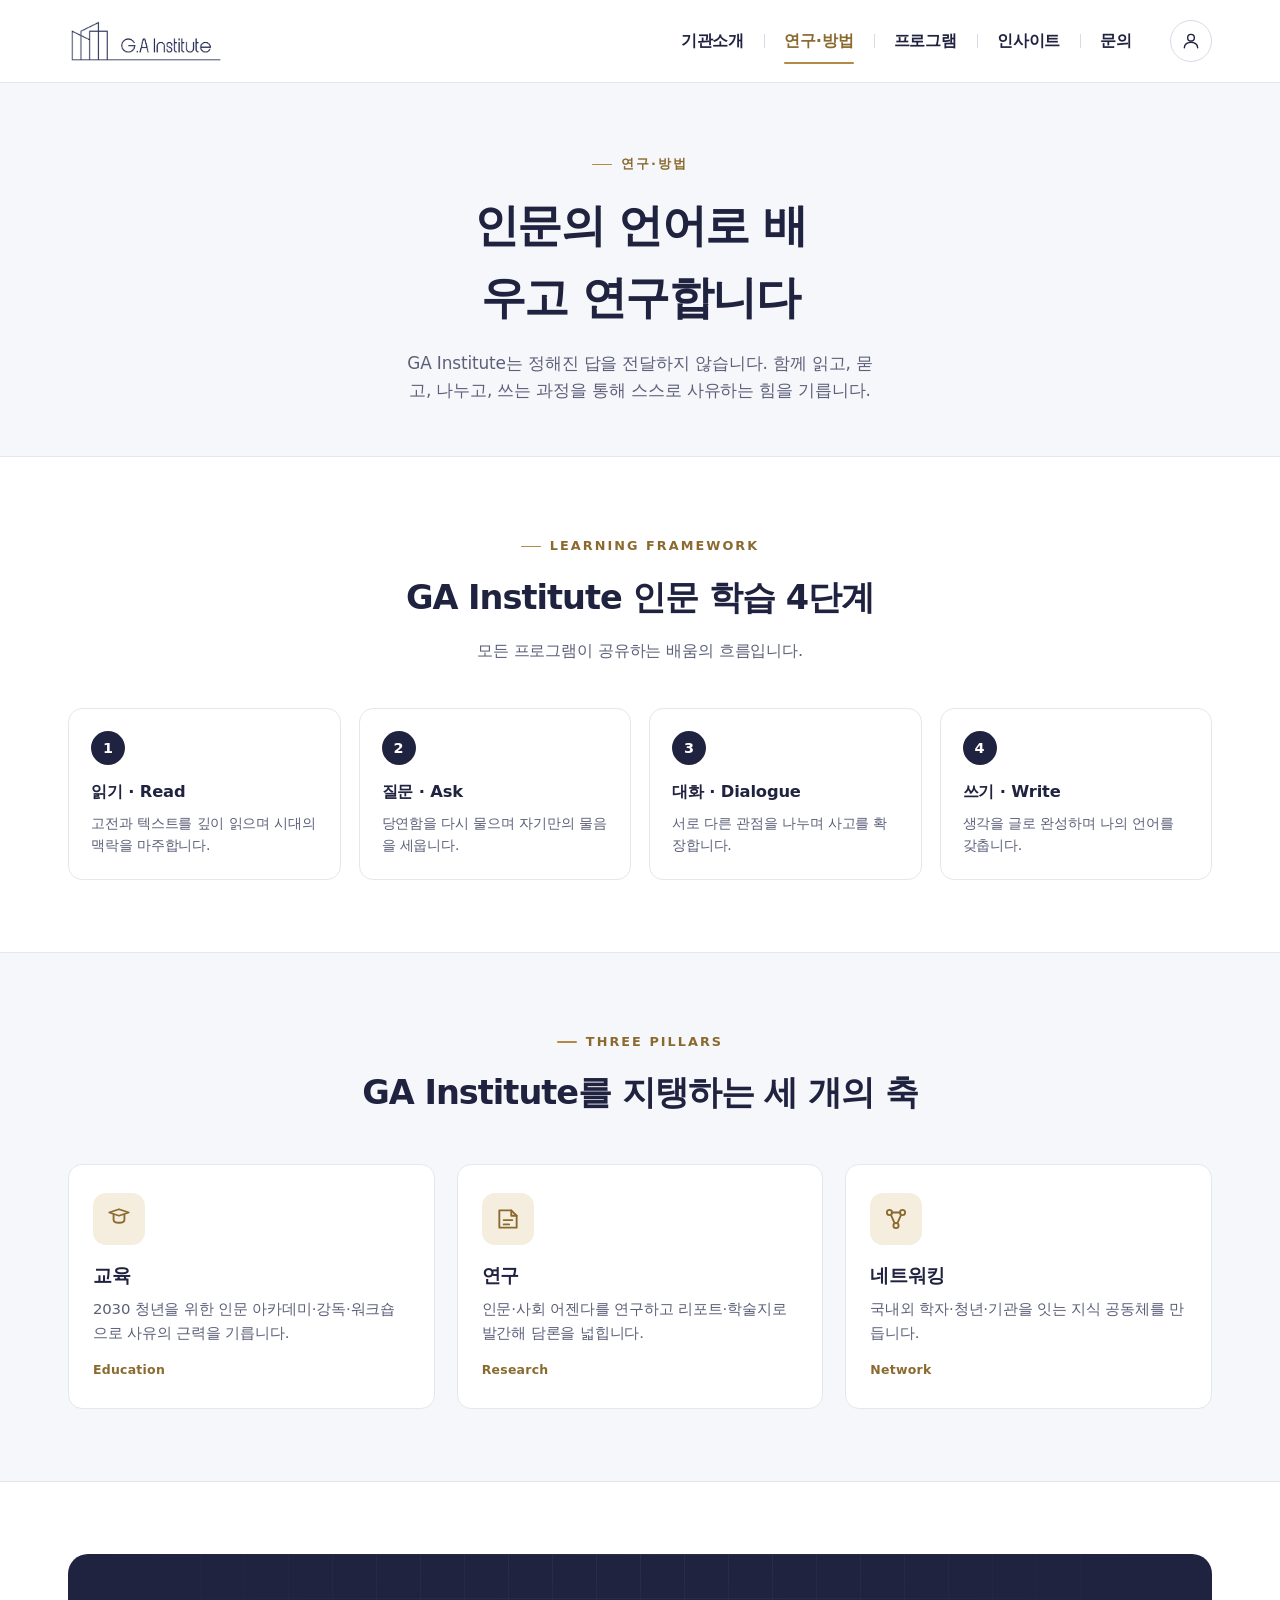
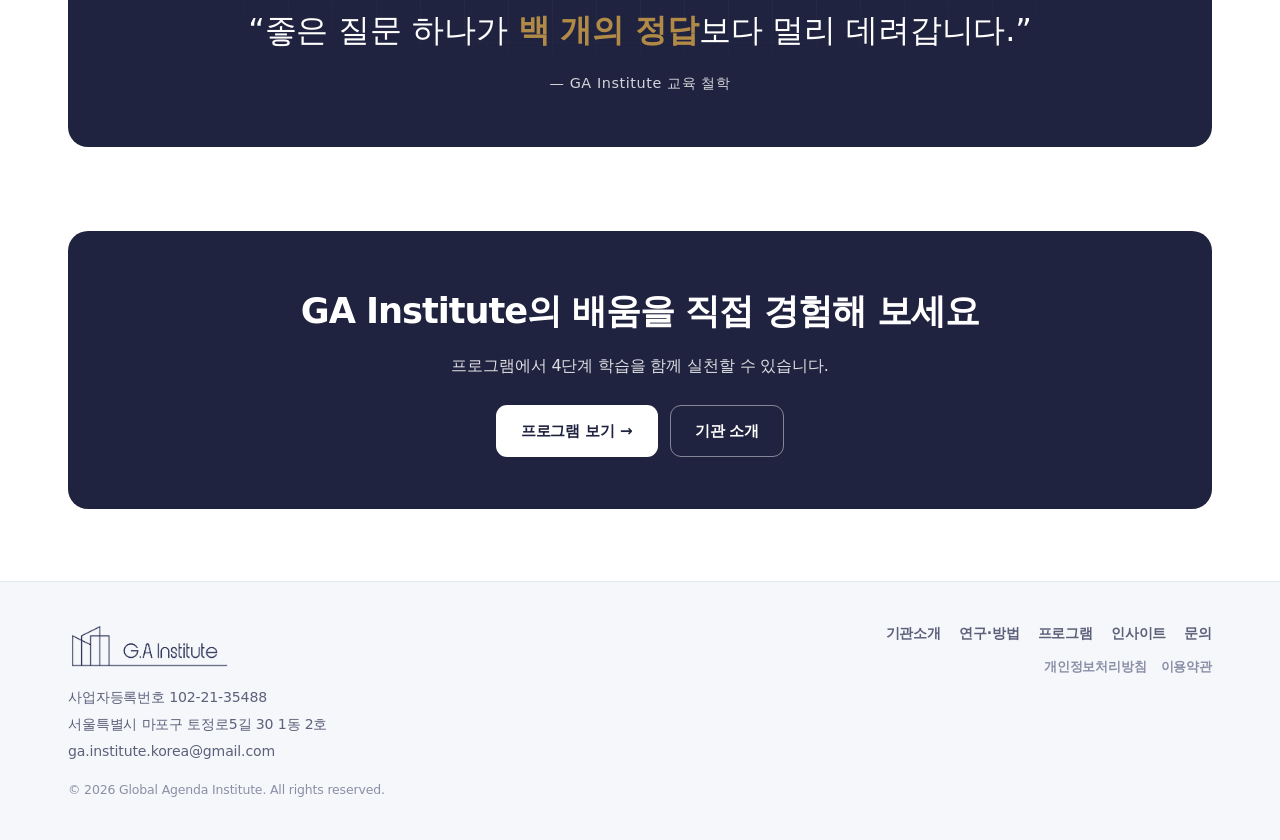
<file: method.html>
<!DOCTYPE html>
<html lang="ko">
<head>
<meta charset="UTF-8" />
<meta name="viewport" content="width=device-width, initial-scale=1.0" />
<title>연구·방법 | Global Agenda Institute</title>
<meta name="description" content="GA Institute의 인문 학습 4단계와 교육·연구·네트워킹 세 개의 축." />
<link rel="stylesheet" href="assets/style.css" />
</head>
<body>
<header>
  <div class="wrap nav">
    <a href="index.html"><img class="logo-img" src="assets/logo.png" alt="Global Agenda Institute" /></a>
    <div class="nav-right">
      <nav class="menu">
        <a href="about.html">기관소개</a>
        <a href="method.html">연구·방법</a>
        <a href="programs.html">프로그램</a>
        <a href="insights.html">인사이트</a>
        <a href="contact.html">문의</a>
      </nav>
      <button class="icon-btn login-desktop" data-open-login aria-label="로그인" title="로그인">
        <svg viewBox="0 0 24 24" fill="none" stroke="currentColor" stroke-width="1.7" stroke-linecap="round" stroke-linejoin="round"><circle cx="12" cy="8" r="4"/><path d="M4 20c0-4.2 4-6.5 8-6.5s8 2.3 8 6.5"/></svg>
      </button>
      <button class="icon-btn burger" id="burger" aria-label="메뉴 열기" aria-expanded="false">
        <svg viewBox="0 0 24 24" fill="none" stroke="currentColor" stroke-width="1.8" stroke-linecap="round"><path d="M4 7h16M4 12h16M4 17h16"/></svg>
      </button>
    </div>
  </div>
</header>
<main id="top">
<div class="page-hero"><div class="wrap"><span class="eyebrow">연구·방법</span><h1>인문의 언어로 배우고 연구합니다</h1><p class="lead">GA Institute는 정해진 답을 전달하지 않습니다. 함께 읽고, 묻고, 나누고, 쓰는 과정을 통해 스스로 사유하는 힘을 기릅니다.</p></div></div>
    <div class="section"><div class="wrap">
      <div class="center"><span class="eyebrow">Learning Framework</span><h2 class="title">GA Institute 인문 학습 4단계</h2><p>모든 프로그램이 공유하는 배움의 흐름입니다.</p></div>
      <div class="steps">
        <div class="step"><div class="sn">1</div><h4>읽기 · Read</h4><p>고전과 텍스트를 깊이 읽으며 시대의 맥락을 마주합니다.</p></div>
        <div class="step"><div class="sn">2</div><h4>질문 · Ask</h4><p>당연함을 다시 물으며 자기만의 물음을 세웁니다.</p></div>
        <div class="step"><div class="sn">3</div><h4>대화 · Dialogue</h4><p>서로 다른 관점을 나누며 사고를 확장합니다.</p></div>
        <div class="step"><div class="sn">4</div><h4>쓰기 · Write</h4><p>생각을 글로 완성하며 나의 언어를 갖춥니다.</p></div>
      </div>
    </div></div>
    <div class="section alt"><div class="wrap">
      <div class="center"><span class="eyebrow">Three Pillars</span><h2 class="title">GA Institute를 지탱하는 세 개의 축</h2></div>
      <div class="grid3">
        <div class="fcard"><div class="ic"><svg viewBox="0 0 24 24" fill="none" stroke="currentColor" stroke-width="1.7" stroke-linecap="round" stroke-linejoin="round"><path d="M3 6l9-3 9 3-9 3-9-3z"/><path d="M7 8v5c0 1.5 2.2 2.5 5 2.5s5-1 5-2.5V8"/></svg></div><h3>교육</h3><p>2030 청년을 위한 인문 아카데미·강독·워크숍으로 사유의 근력을 기릅니다.</p><div class="kw">Education</div></div>
        <div class="fcard"><div class="ic"><svg viewBox="0 0 24 24" fill="none" stroke="currentColor" stroke-width="1.7" stroke-linecap="round" stroke-linejoin="round"><path d="M4 4h11l5 5v11H4z"/><path d="M15 4v5h5"/><path d="M8 13h8M8 17h5"/></svg></div><h3>연구</h3><p>인문·사회 어젠다를 연구하고 리포트·학술지로 발간해 담론을 넓힙니다.</p><div class="kw">Research</div></div>
        <div class="fcard"><div class="ic"><svg viewBox="0 0 24 24" fill="none" stroke="currentColor" stroke-width="1.7" stroke-linecap="round" stroke-linejoin="round"><circle cx="6" cy="6" r="2.4"/><circle cx="18" cy="6" r="2.4"/><circle cx="12" cy="18" r="2.4"/><path d="M8 6h8M7.2 8l3.6 8M16.8 8l-3.6 8"/></svg></div><h3>네트워킹</h3><p>국내외 학자·청년·기관을 잇는 지식 공동체를 만듭니다.</p><div class="kw">Network</div></div>
      </div>
    </div></div>
    <div class="section"><div class="wrap">
      <div class="mission"><p class="q">“좋은 질문 하나가 <b>백 개의 정답</b>보다 멀리 데려갑니다.”</p><div class="sig">— GA Institute 교육 철학</div></div>
    </div></div>
    <div class="section" style="padding-top:0"><div class="wrap"><div class="cta-band"><h2>GA Institute의 배움을 직접 경험해 보세요</h2><p>프로그램에서 4단계 학습을 함께 실천할 수 있습니다.</p><div class="cta-actions"><a class="btn btn-primary" href="programs.html">프로그램 보기 →</a><a class="btn btn-ghost" href="about.html">기관 소개</a></div></div></div></div>
</main>
<footer id="contact">
  <div class="wrap foot">
    <div>
      <a href="index.html"><img class="logo-img foot-logo" src="assets/logo.png" alt="Global Agenda Institute" /></a>
      <p class="foot-info">
        사업자등록번호 102-21-35488<br>
        서울특별시 마포구 토정로5길 30 1동 2호<br>
        ga.institute.korea@gmail.com
      </p>
      <p class="foot-copy">© 2026 Global Agenda Institute. All rights reserved.</p>
    </div>
    <nav>
      <div class="foot-main"><a href="about.html">기관소개</a><a href="method.html">연구·방법</a><a href="programs.html">프로그램</a><a href="insights.html">인사이트</a><a href="contact.html">문의</a></div>
      <div class="foot-legal"><a href="privacy.html">개인정보처리방침</a><a href="terms.html">이용약관</a></div>
    </nav>
  </div>
</footer>
<!-- ===== LOGIN MODAL ===== -->
<div class="modal" id="loginModal" role="dialog" aria-modal="true" aria-label="로그인">
  <div class="modal-card">
    <button class="modal-x" data-close aria-label="닫기">✕</button>
    <img class="logo-img" src="assets/logo.png" alt="Global Agenda Institute" />
    <h2>멤버 로그인</h2>
    <p class="msub">GA Institute 회원 서비스를 이용하시려면 로그인해 주세요.</p>
    <form id="loginForm">
      <input class="field" type="text" placeholder="아이디" aria-label="아이디" />
      <input class="field" type="password" placeholder="비밀번호" aria-label="비밀번호" />
      <label class="remember"><input type="checkbox" /> 로그인 상태 유지</label>
      <button class="signin" type="submit">로그인</button>
      <p class="form-note" id="loginNote" hidden></p>
    </form>
    <div class="modal-links"><a href="contact.html">아이디 찾기</a><a href="contact.html">비밀번호 찾기</a><a href="signup.html">회원가입</a></div>
  </div>
</div>



<!-- ===== MOBILE DRAWER ===== -->
<div class="drawer" id="drawer">
  <div class="drawer-panel">
    <div class="drawer-top">
      <img class="logo-img" src="assets/logo.png" alt="Global Agenda Institute" style="height:38px" />
      <button class="icon-btn" id="drawerClose" aria-label="닫기"><svg viewBox="0 0 24 24" fill="none" stroke="currentColor" stroke-width="1.8" stroke-linecap="round"><path d="M6 6l12 12M18 6L6 18"/></svg></button>
    </div>
    <div class="dlinks">
      <a href="about.html">기관소개</a>
      <a href="method.html">연구·방법</a>
      <a href="programs.html">프로그램</a>
      <a href="insights.html">인사이트</a>
      <a href="contact.html">문의</a>
    </div>
    <button class="btn btn-primary drawer-login" style="width:100%" data-open-login>로그인</button>
  </div>
</div>



<script src="assets/main.js"></script>
</body>
</html>
</file>
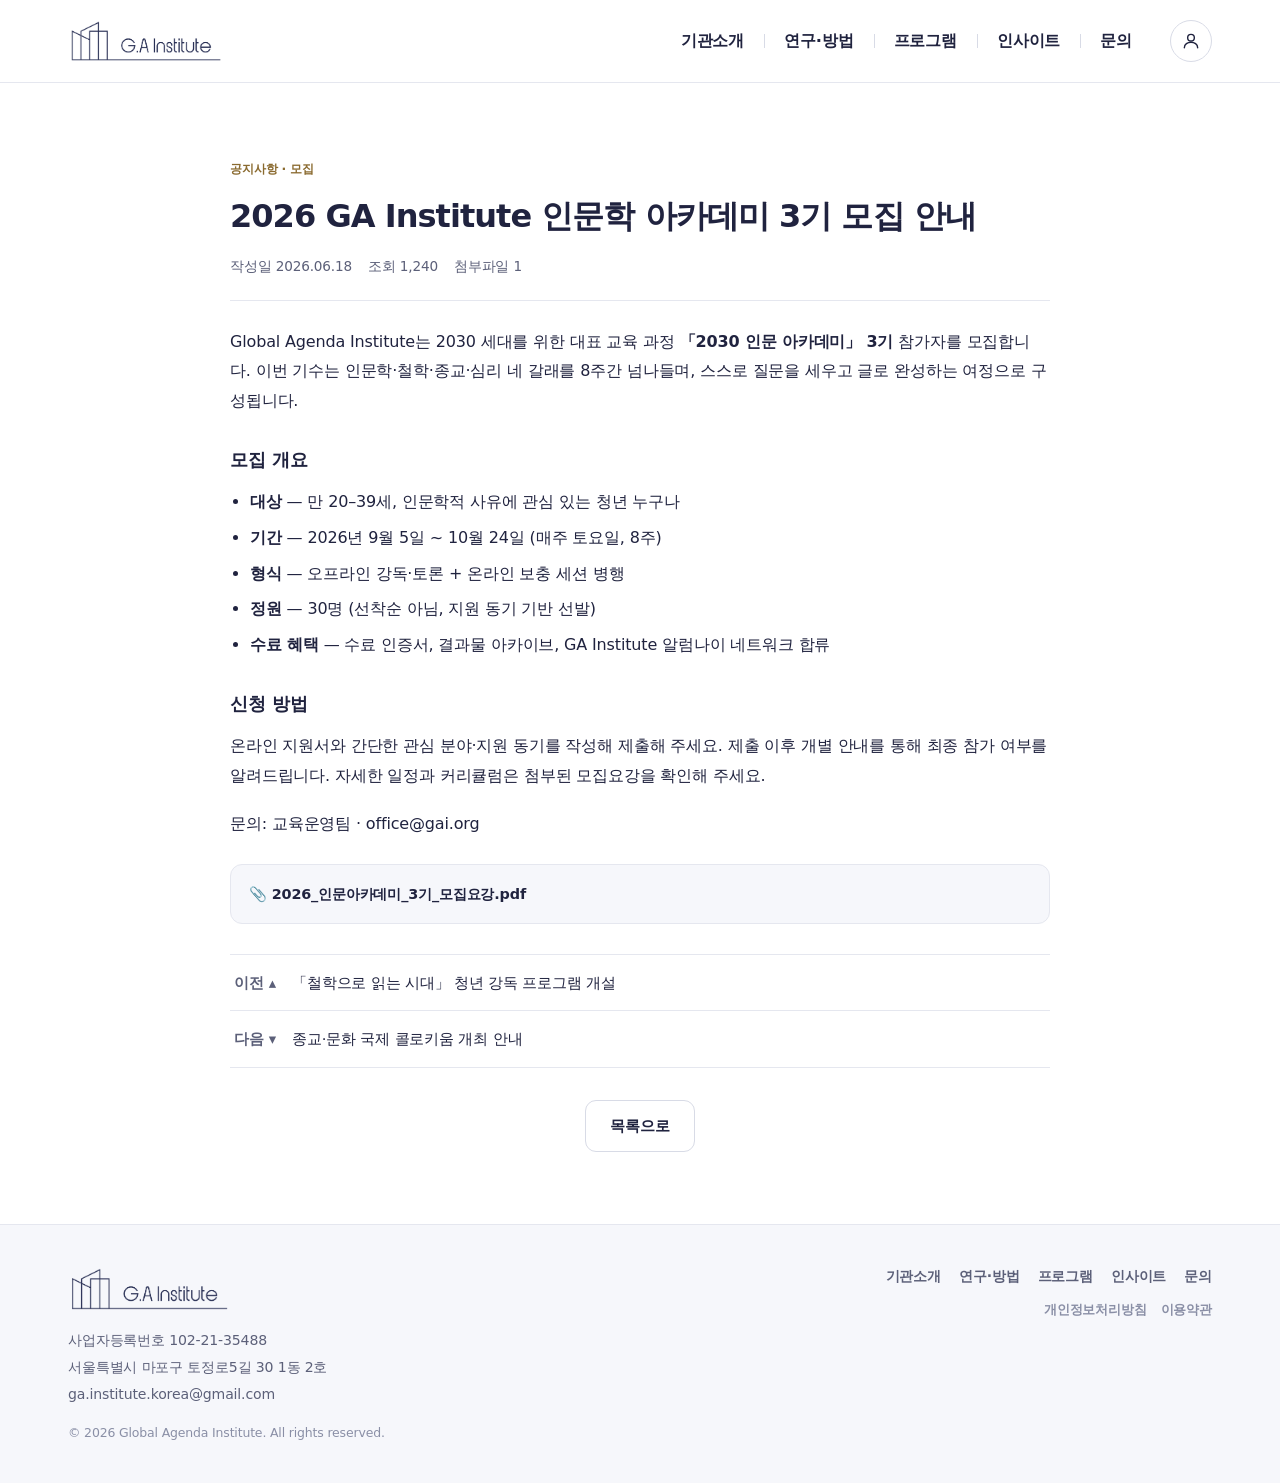
<file: news-detail.html>
<!DOCTYPE html>
<html lang="ko">
<head>
<meta charset="UTF-8" />
<meta name="viewport" content="width=device-width, initial-scale=1.0" />
<title>공지사항 | Global Agenda Institute</title>
<meta name="description" content="GA Institute 공지 상세." />
<link rel="stylesheet" href="assets/style.css" />
</head>
<body>
<header>
  <div class="wrap nav">
    <a href="index.html"><img class="logo-img" src="assets/logo.png" alt="Global Agenda Institute" /></a>
    <div class="nav-right">
      <nav class="menu">
        <a href="about.html">기관소개</a>
        <a href="method.html">연구·방법</a>
        <a href="programs.html">프로그램</a>
        <a href="insights.html">인사이트</a>
        <a href="contact.html">문의</a>
      </nav>
      <button class="icon-btn login-desktop" data-open-login aria-label="로그인" title="로그인">
        <svg viewBox="0 0 24 24" fill="none" stroke="currentColor" stroke-width="1.7" stroke-linecap="round" stroke-linejoin="round"><circle cx="12" cy="8" r="4"/><path d="M4 20c0-4.2 4-6.5 8-6.5s8 2.3 8 6.5"/></svg>
      </button>
      <button class="icon-btn burger" id="burger" aria-label="메뉴 열기" aria-expanded="false">
        <svg viewBox="0 0 24 24" fill="none" stroke="currentColor" stroke-width="1.8" stroke-linecap="round"><path d="M4 7h16M4 12h16M4 17h16"/></svg>
      </button>
    </div>
  </div>
</header>
<main id="top">
<div class="section"><div class="wrap"><div class="article">
      <div class="ahead">
        <span class="cat">공지사항 · 모집</span>
        <h1>2026 GA Institute 인문학 아카데미 3기 모집 안내</h1>
        <div class="ameta"><span>작성일 2026.06.18</span><span>조회 1,240</span><span>첨부파일 1</span></div>
      </div>
      <div class="abody">
        <p>Global Agenda Institute는 2030 세대를 위한 대표 교육 과정 <b>「2030 인문 아카데미」 3기</b> 참가자를 모집합니다. 이번 기수는 인문학·철학·종교·심리 네 갈래를 8주간 넘나들며, 스스로 질문을 세우고 글로 완성하는 여정으로 구성됩니다.</p>
        <h3>모집 개요</h3>
        <ul>
          <li><b>대상</b> — 만 20–39세, 인문학적 사유에 관심 있는 청년 누구나</li>
          <li><b>기간</b> — 2026년 9월 5일 ~ 10월 24일 (매주 토요일, 8주)</li>
          <li><b>형식</b> — 오프라인 강독·토론 + 온라인 보충 세션 병행</li>
          <li><b>정원</b> — 30명 (선착순 아님, 지원 동기 기반 선발)</li>
          <li><b>수료 혜택</b> — 수료 인증서, 결과물 아카이브, GA Institute 알럼나이 네트워크 합류</li>
        </ul>
        <h3>신청 방법</h3>
        <p>온라인 지원서와 간단한 관심 분야·지원 동기를 작성해 제출해 주세요. 제출 이후 개별 안내를 통해 최종 참가 여부를 알려드립니다. 자세한 일정과 커리큘럼은 첨부된 모집요강을 확인해 주세요.</p>
        <p>문의: 교육운영팀 · office@gai.org</p>
      </div>
      <div class="files"><a>📎 2026_인문아카데미_3기_모집요강.pdf</a></div>
      <div class="anav">
        <a href="news.html"><span class="lbl">이전 ▴</span><span class="t">「철학으로 읽는 시대」 청년 강독 프로그램 개설</span></a>
        <a href="news.html"><span class="lbl">다음 ▾</span><span class="t">종교·문화 국제 콜로키움 개최 안내</span></a>
      </div>
      <div class="backbtn"><a class="btn btn-ghost" href="news.html">목록으로</a></div>
    </div></div></div>
</main>
<footer id="contact">
  <div class="wrap foot">
    <div>
      <a href="index.html"><img class="logo-img foot-logo" src="assets/logo.png" alt="Global Agenda Institute" /></a>
      <p class="foot-info">
        사업자등록번호 102-21-35488<br>
        서울특별시 마포구 토정로5길 30 1동 2호<br>
        ga.institute.korea@gmail.com
      </p>
      <p class="foot-copy">© 2026 Global Agenda Institute. All rights reserved.</p>
    </div>
    <nav>
      <div class="foot-main"><a href="about.html">기관소개</a><a href="method.html">연구·방법</a><a href="programs.html">프로그램</a><a href="insights.html">인사이트</a><a href="contact.html">문의</a></div>
      <div class="foot-legal"><a href="privacy.html">개인정보처리방침</a><a href="terms.html">이용약관</a></div>
    </nav>
  </div>
</footer>
<!-- ===== LOGIN MODAL ===== -->
<div class="modal" id="loginModal" role="dialog" aria-modal="true" aria-label="로그인">
  <div class="modal-card">
    <button class="modal-x" data-close aria-label="닫기">✕</button>
    <img class="logo-img" src="assets/logo.png" alt="Global Agenda Institute" />
    <h2>멤버 로그인</h2>
    <p class="msub">GA Institute 회원 서비스를 이용하시려면 로그인해 주세요.</p>
    <form id="loginForm">
      <input class="field" type="text" placeholder="아이디" aria-label="아이디" />
      <input class="field" type="password" placeholder="비밀번호" aria-label="비밀번호" />
      <label class="remember"><input type="checkbox" /> 로그인 상태 유지</label>
      <button class="signin" type="submit">로그인</button>
      <p class="form-note" id="loginNote" hidden></p>
    </form>
    <div class="modal-links"><a href="contact.html">아이디 찾기</a><a href="contact.html">비밀번호 찾기</a><a href="signup.html">회원가입</a></div>
  </div>
</div>


<!-- ===== MOBILE DRAWER ===== -->
<div class="drawer" id="drawer">
  <div class="drawer-panel">
    <div class="drawer-top">
      <img class="logo-img" src="assets/logo.png" alt="Global Agenda Institute" style="height:38px" />
      <button class="icon-btn" id="drawerClose" aria-label="닫기"><svg viewBox="0 0 24 24" fill="none" stroke="currentColor" stroke-width="1.8" stroke-linecap="round"><path d="M6 6l12 12M18 6L6 18"/></svg></button>
    </div>
    <div class="dlinks">
      <a href="about.html">기관소개</a>
      <a href="method.html">연구·방법</a>
      <a href="programs.html">프로그램</a>
      <a href="insights.html">인사이트</a>
      <a href="contact.html">문의</a>
    </div>
    <button class="btn btn-primary drawer-login" style="width:100%" data-open-login>로그인</button>
  </div>
</div>


<script src="assets/main.js"></script>
</body>
</html>
</file>
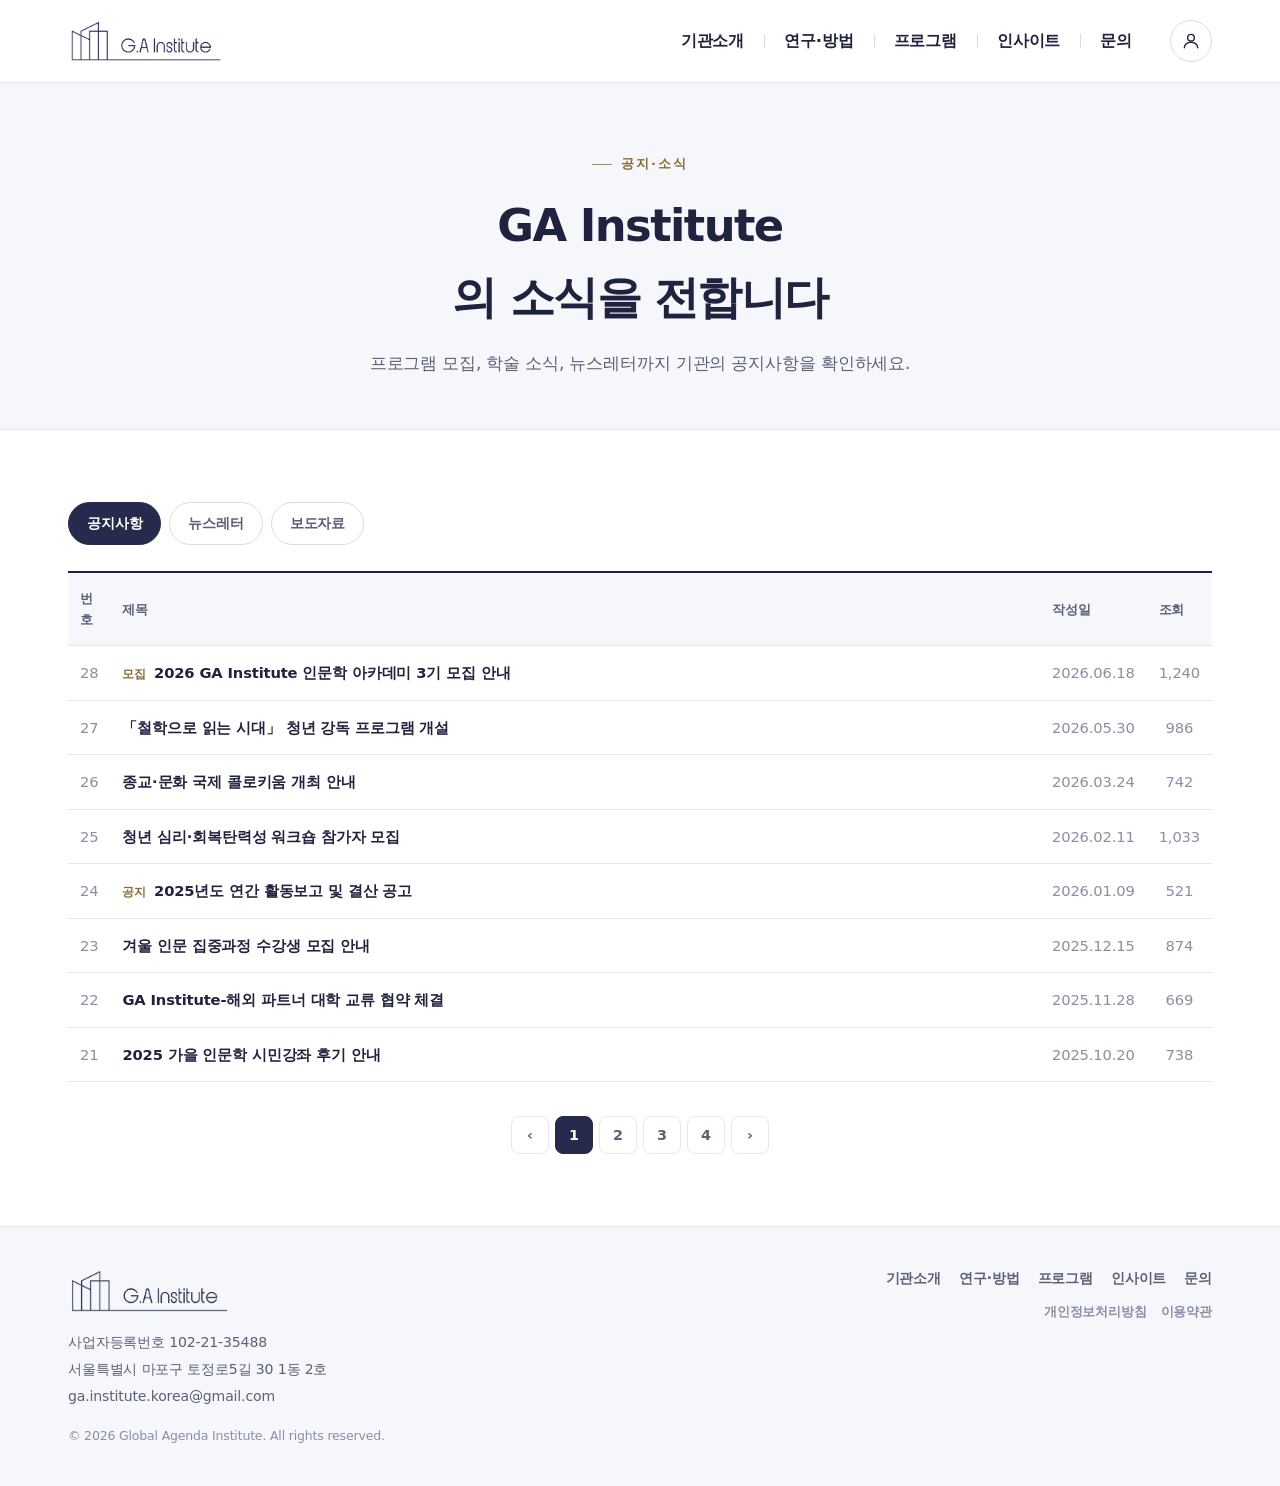
<file: news.html>
<!DOCTYPE html>
<html lang="ko">
<head>
<meta charset="UTF-8" />
<meta name="viewport" content="width=device-width, initial-scale=1.0" />
<title>공지·소식 | Global Agenda Institute</title>
<meta name="description" content="GA Institute 공지사항·뉴스레터 소식." />
<link rel="stylesheet" href="assets/style.css" />
</head>
<body>
<header>
  <div class="wrap nav">
    <a href="index.html"><img class="logo-img" src="assets/logo.png" alt="Global Agenda Institute" /></a>
    <div class="nav-right">
      <nav class="menu">
        <a href="about.html">기관소개</a>
        <a href="method.html">연구·방법</a>
        <a href="programs.html">프로그램</a>
        <a href="insights.html">인사이트</a>
        <a href="contact.html">문의</a>
      </nav>
      <button class="icon-btn login-desktop" data-open-login aria-label="로그인" title="로그인">
        <svg viewBox="0 0 24 24" fill="none" stroke="currentColor" stroke-width="1.7" stroke-linecap="round" stroke-linejoin="round"><circle cx="12" cy="8" r="4"/><path d="M4 20c0-4.2 4-6.5 8-6.5s8 2.3 8 6.5"/></svg>
      </button>
      <button class="icon-btn burger" id="burger" aria-label="메뉴 열기" aria-expanded="false">
        <svg viewBox="0 0 24 24" fill="none" stroke="currentColor" stroke-width="1.8" stroke-linecap="round"><path d="M4 7h16M4 12h16M4 17h16"/></svg>
      </button>
    </div>
  </div>
</header>
<main id="top">
<div class="page-hero"><div class="wrap">
      <span class="eyebrow">공지·소식</span>
      <h1>GA Institute의 소식을 전합니다</h1>
      <p class="lead">프로그램 모집, 학술 소식, 뉴스레터까지 기관의 공지사항을 확인하세요.</p>
    </div></div>
    <div class="section"><div class="wrap">
      <div class="filters"><span class="chip on">공지사항</span><span class="chip">뉴스레터</span><span class="chip">보도자료</span></div>
      <div class="board-wrap"><table class="board">
        <thead><tr><th style="width:60px">번호</th><th>제목</th><th>작성일</th><th>조회</th></tr></thead>
        <tbody>
          <tr><td class="num">28</td><td class="tit"><a href="news-detail.html"><span class="tag">모집</span>2026 GA Institute 인문학 아카데미 3기 모집 안내</a></td><td class="date">2026.06.18</td><td class="views">1,240</td></tr>
          <tr><td class="num">27</td><td class="tit"><a href="news-detail.html">「철학으로 읽는 시대」 청년 강독 프로그램 개설</a></td><td class="date">2026.05.30</td><td class="views">986</td></tr>
          <tr><td class="num">26</td><td class="tit"><a href="news-detail.html">종교·문화 국제 콜로키움 개최 안내</a></td><td class="date">2026.03.24</td><td class="views">742</td></tr>
          <tr><td class="num">25</td><td class="tit"><a href="news-detail.html">청년 심리·회복탄력성 워크숍 참가자 모집</a></td><td class="date">2026.02.11</td><td class="views">1,033</td></tr>
          <tr><td class="num">24</td><td class="tit"><a href="news-detail.html"><span class="tag">공지</span>2025년도 연간 활동보고 및 결산 공고</a></td><td class="date">2026.01.09</td><td class="views">521</td></tr>
          <tr><td class="num">23</td><td class="tit"><a href="news-detail.html">겨울 인문 집중과정 수강생 모집 안내</a></td><td class="date">2025.12.15</td><td class="views">874</td></tr>
          <tr><td class="num">22</td><td class="tit"><a href="news-detail.html">GA Institute-해외 파트너 대학 교류 협약 체결</a></td><td class="date">2025.11.28</td><td class="views">669</td></tr>
          <tr><td class="num">21</td><td class="tit"><a href="news-detail.html">2025 가을 인문학 시민강좌 후기 안내</a></td><td class="date">2025.10.20</td><td class="views">738</td></tr>
        </tbody>
      </table></div>
      <div class="pager"><a>‹</a><a class="on">1</a><a>2</a><a>3</a><a>4</a><a>›</a></div>
    </div></div>
</main>
<footer id="contact">
  <div class="wrap foot">
    <div>
      <a href="index.html"><img class="logo-img foot-logo" src="assets/logo.png" alt="Global Agenda Institute" /></a>
      <p class="foot-info">
        사업자등록번호 102-21-35488<br>
        서울특별시 마포구 토정로5길 30 1동 2호<br>
        ga.institute.korea@gmail.com
      </p>
      <p class="foot-copy">© 2026 Global Agenda Institute. All rights reserved.</p>
    </div>
    <nav>
      <div class="foot-main"><a href="about.html">기관소개</a><a href="method.html">연구·방법</a><a href="programs.html">프로그램</a><a href="insights.html">인사이트</a><a href="contact.html">문의</a></div>
      <div class="foot-legal"><a href="privacy.html">개인정보처리방침</a><a href="terms.html">이용약관</a></div>
    </nav>
  </div>
</footer>
<!-- ===== LOGIN MODAL ===== -->
<div class="modal" id="loginModal" role="dialog" aria-modal="true" aria-label="로그인">
  <div class="modal-card">
    <button class="modal-x" data-close aria-label="닫기">✕</button>
    <img class="logo-img" src="assets/logo.png" alt="Global Agenda Institute" />
    <h2>멤버 로그인</h2>
    <p class="msub">GA Institute 회원 서비스를 이용하시려면 로그인해 주세요.</p>
    <form id="loginForm">
      <input class="field" type="text" placeholder="아이디" aria-label="아이디" />
      <input class="field" type="password" placeholder="비밀번호" aria-label="비밀번호" />
      <label class="remember"><input type="checkbox" /> 로그인 상태 유지</label>
      <button class="signin" type="submit">로그인</button>
      <p class="form-note" id="loginNote" hidden></p>
    </form>
    <div class="modal-links"><a href="contact.html">아이디 찾기</a><a href="contact.html">비밀번호 찾기</a><a href="signup.html">회원가입</a></div>
  </div>
</div>


<!-- ===== MOBILE DRAWER ===== -->
<div class="drawer" id="drawer">
  <div class="drawer-panel">
    <div class="drawer-top">
      <img class="logo-img" src="assets/logo.png" alt="Global Agenda Institute" style="height:38px" />
      <button class="icon-btn" id="drawerClose" aria-label="닫기"><svg viewBox="0 0 24 24" fill="none" stroke="currentColor" stroke-width="1.8" stroke-linecap="round"><path d="M6 6l12 12M18 6L6 18"/></svg></button>
    </div>
    <div class="dlinks">
      <a href="about.html">기관소개</a>
      <a href="method.html">연구·방법</a>
      <a href="programs.html">프로그램</a>
      <a href="insights.html">인사이트</a>
      <a href="contact.html">문의</a>
    </div>
    <button class="btn btn-primary drawer-login" style="width:100%" data-open-login>로그인</button>
  </div>
</div>


<script src="assets/main.js"></script>
</body>
</html>
</file>
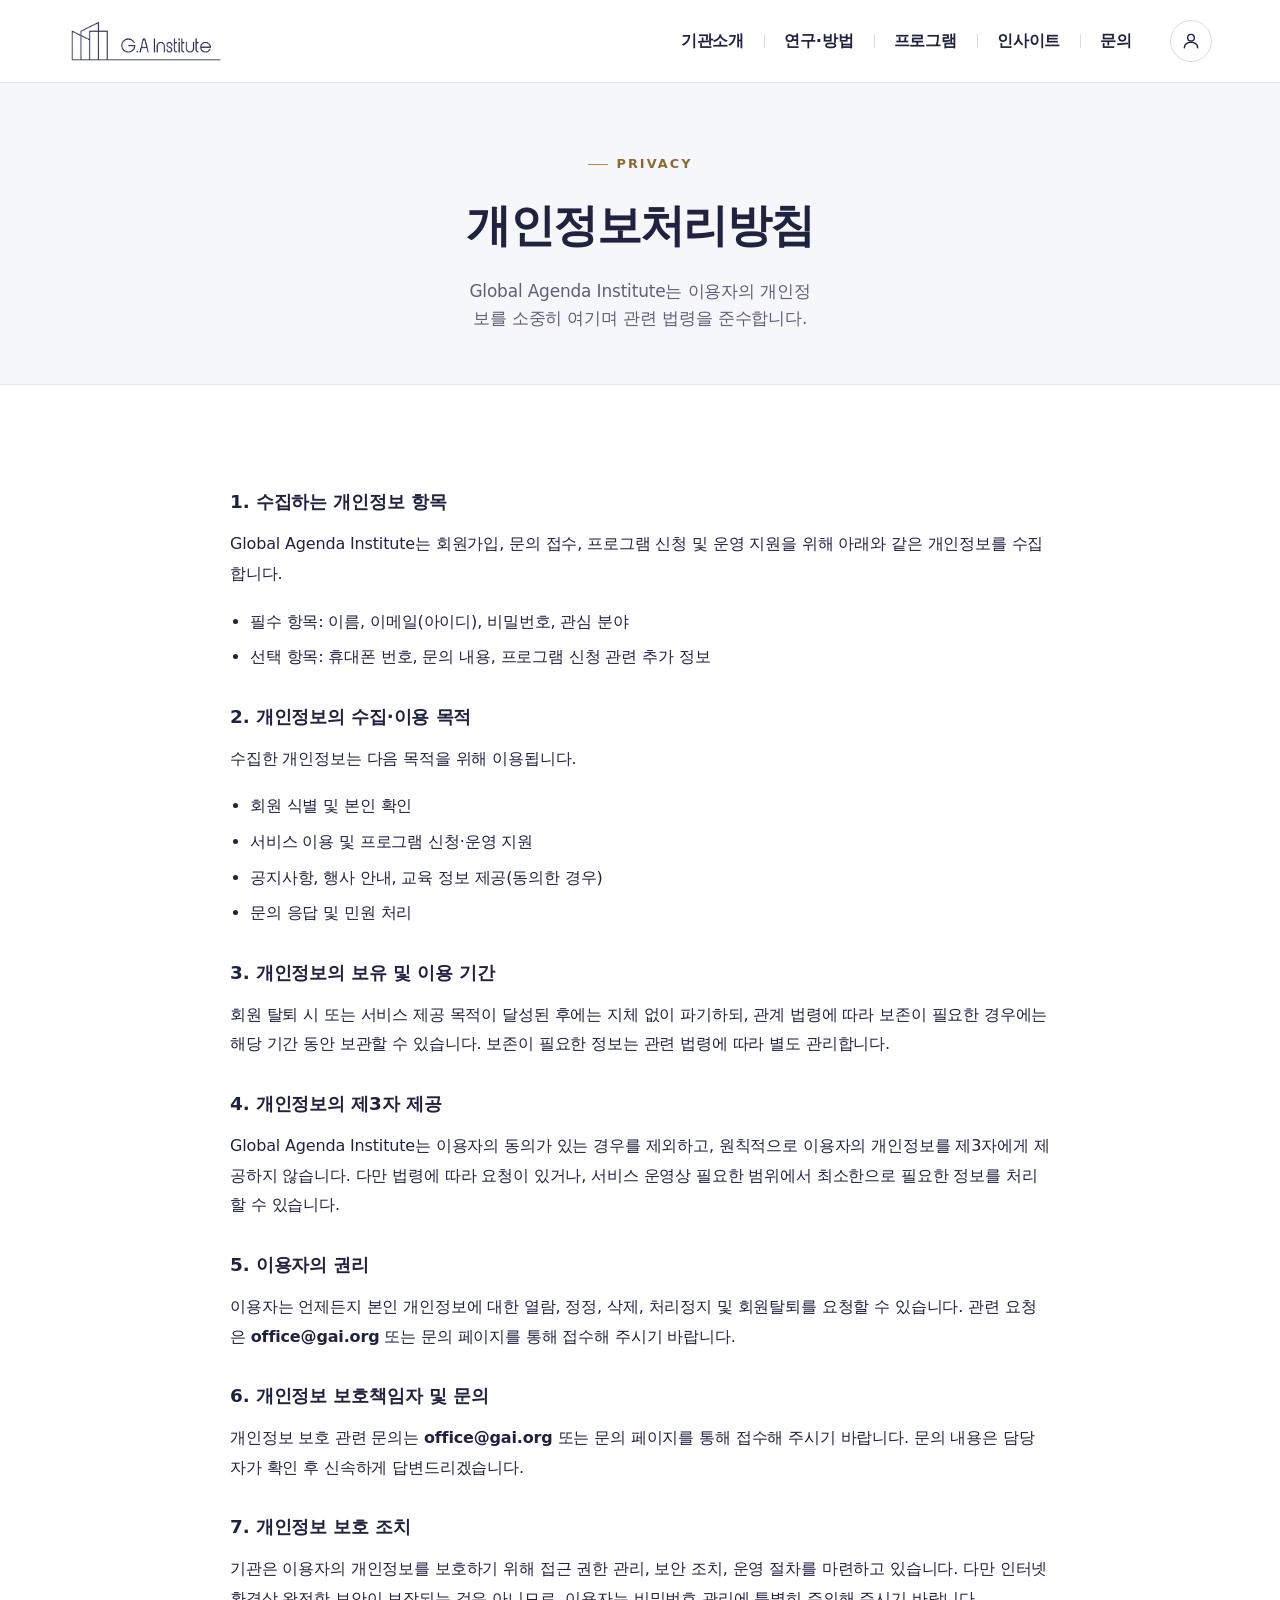
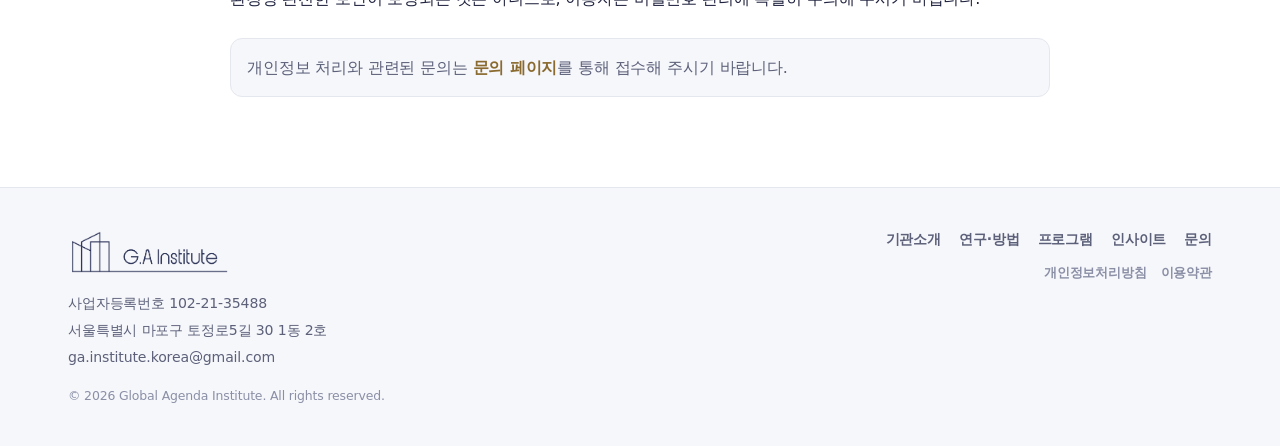
<file: privacy.html>
<!DOCTYPE html>
<html lang="ko">
<head>
<meta charset="UTF-8" />
<meta name="viewport" content="width=device-width, initial-scale=1.0" />
<title>개인정보처리방침 | Global Agenda Institute</title>
<meta name="description" content="GA Institute 개인정보처리방침." />
<link rel="stylesheet" href="assets/style.css" />
</head>
<body>
<header>
  <div class="wrap nav">
    <a href="index.html"><img class="logo-img" src="assets/logo.png" alt="Global Agenda Institute" /></a>
    <div class="nav-right">
      <nav class="menu">
        <a href="about.html">기관소개</a>
        <a href="method.html">연구·방법</a>
        <a href="programs.html">프로그램</a>
        <a href="insights.html">인사이트</a>
        <a href="contact.html">문의</a>
      </nav>
      <button class="icon-btn login-desktop" data-open-login aria-label="로그인" title="로그인">
        <svg viewBox="0 0 24 24" fill="none" stroke="currentColor" stroke-width="1.7" stroke-linecap="round" stroke-linejoin="round"><circle cx="12" cy="8" r="4"/><path d="M4 20c0-4.2 4-6.5 8-6.5s8 2.3 8 6.5"/></svg>
      </button>
      <button class="icon-btn burger" id="burger" aria-label="메뉴 열기" aria-expanded="false">
        <svg viewBox="0 0 24 24" fill="none" stroke="currentColor" stroke-width="1.8" stroke-linecap="round"><path d="M4 7h16M4 12h16M4 17h16"/></svg>
      </button>
    </div>
  </div>
</header>
<main id="top">
<div class="page-hero"><div class="wrap"><span class="eyebrow">Privacy</span><h1>개인정보처리방침</h1><p class="lead">Global Agenda Institute는 이용자의 개인정보를 소중히 여기며 관련 법령을 준수합니다.</p></div></div>
    <div class="section"><div class="wrap"><div class="article"><div class="abody">
      <h3>1. 수집하는 개인정보 항목</h3>
      <p>Global Agenda Institute는 회원가입, 문의 접수, 프로그램 신청 및 운영 지원을 위해 아래와 같은 개인정보를 수집합니다.</p>
      <ul>
        <li>필수 항목: 이름, 이메일(아이디), 비밀번호, 관심 분야</li>
        <li>선택 항목: 휴대폰 번호, 문의 내용, 프로그램 신청 관련 추가 정보</li>
      </ul>
      <h3>2. 개인정보의 수집·이용 목적</h3>
      <p>수집한 개인정보는 다음 목적을 위해 이용됩니다.</p>
      <ul>
        <li>회원 식별 및 본인 확인</li>
        <li>서비스 이용 및 프로그램 신청·운영 지원</li>
        <li>공지사항, 행사 안내, 교육 정보 제공(동의한 경우)</li>
        <li>문의 응답 및 민원 처리</li>
      </ul>
      <h3>3. 개인정보의 보유 및 이용 기간</h3>
      <p>회원 탈퇴 시 또는 서비스 제공 목적이 달성된 후에는 지체 없이 파기하되, 관계 법령에 따라 보존이 필요한 경우에는 해당 기간 동안 보관할 수 있습니다. 보존이 필요한 정보는 관련 법령에 따라 별도 관리합니다.</p>
      <h3>4. 개인정보의 제3자 제공</h3>
      <p>Global Agenda Institute는 이용자의 동의가 있는 경우를 제외하고, 원칙적으로 이용자의 개인정보를 제3자에게 제공하지 않습니다. 다만 법령에 따라 요청이 있거나, 서비스 운영상 필요한 범위에서 최소한으로 필요한 정보를 처리할 수 있습니다.</p>
      <h3>5. 이용자의 권리</h3>
      <p>이용자는 언제든지 본인 개인정보에 대한 열람, 정정, 삭제, 처리정지 및 회원탈퇴를 요청할 수 있습니다. 관련 요청은 <b>office@gai.org</b> 또는 <a href="contact.html">문의 페이지</a>를 통해 접수해 주시기 바랍니다.</p>
      <h3>6. 개인정보 보호책임자 및 문의</h3>
      <p>개인정보 보호 관련 문의는 <b>office@gai.org</b> 또는 <a href="contact.html">문의 페이지</a>를 통해 접수해 주시기 바랍니다. 문의 내용은 담당자가 확인 후 신속하게 답변드리겠습니다.</p>
      <h3>7. 개인정보 보호 조치</h3>
      <p>기관은 이용자의 개인정보를 보호하기 위해 접근 권한 관리, 보안 조치, 운영 절차를 마련하고 있습니다. 다만 인터넷 환경상 완전한 보안이 보장되는 것은 아니므로, 이용자는 비밀번호 관리에 특별히 주의해 주시기 바랍니다.</p>
      <p style="margin-top:24px; padding:14px 16px; border:1px solid var(--line); border-radius:12px; background:var(--panel-2); color:var(--muted)">개인정보 처리와 관련된 문의는 <a href="contact.html" style="color:var(--accent-ink); font-weight:700">문의 페이지</a>를 통해 접수해 주시기 바랍니다.</p>
    </div></div></div></div>
</main>
<footer id="contact">
  <div class="wrap foot">
    <div>
      <a href="index.html"><img class="logo-img foot-logo" src="assets/logo.png" alt="Global Agenda Institute" /></a>
      <p class="foot-info">
        사업자등록번호 102-21-35488<br>
        서울특별시 마포구 토정로5길 30 1동 2호<br>
        ga.institute.korea@gmail.com
      </p>
      <p class="foot-copy">© 2026 Global Agenda Institute. All rights reserved.</p>
    </div>
    <nav>
      <div class="foot-main"><a href="about.html">기관소개</a><a href="method.html">연구·방법</a><a href="programs.html">프로그램</a><a href="insights.html">인사이트</a><a href="contact.html">문의</a></div>
      <div class="foot-legal"><a href="privacy.html">개인정보처리방침</a><a href="terms.html">이용약관</a></div>
    </nav>
  </div>
</footer>
<!-- ===== LOGIN MODAL ===== -->
<div class="modal" id="loginModal" role="dialog" aria-modal="true" aria-label="로그인">
  <div class="modal-card">
    <button class="modal-x" data-close aria-label="닫기">✕</button>
    <img class="logo-img" src="assets/logo.png" alt="Global Agenda Institute" />
    <h2>멤버 로그인</h2>
    <p class="msub">GA Institute 회원 서비스를 이용하시려면 로그인해 주세요.</p>
    <form id="loginForm">
      <input class="field" type="text" placeholder="아이디" aria-label="아이디" />
      <input class="field" type="password" placeholder="비밀번호" aria-label="비밀번호" />
      <label class="remember"><input type="checkbox" /> 로그인 상태 유지</label>
      <button class="signin" type="submit">로그인</button>
      <p class="form-note" id="loginNote" hidden></p>
    </form>
    <div class="modal-links"><a href="contact.html">아이디 찾기</a><a href="contact.html">비밀번호 찾기</a><a href="signup.html">회원가입</a></div>
  </div>
</div>



<!-- ===== MOBILE DRAWER ===== -->
<div class="drawer" id="drawer">
  <div class="drawer-panel">
    <div class="drawer-top">
      <img class="logo-img" src="assets/logo.png" alt="Global Agenda Institute" style="height:38px" />
      <button class="icon-btn" id="drawerClose" aria-label="닫기"><svg viewBox="0 0 24 24" fill="none" stroke="currentColor" stroke-width="1.8" stroke-linecap="round"><path d="M6 6l12 12M18 6L6 18"/></svg></button>
    </div>
    <div class="dlinks">
      <a href="about.html">기관소개</a>
      <a href="method.html">연구·방법</a>
      <a href="programs.html">프로그램</a>
      <a href="insights.html">인사이트</a>
      <a href="contact.html">문의</a>
    </div>
    <button class="btn btn-primary drawer-login" style="width:100%" data-open-login>로그인</button>
  </div>
</div>



<script src="assets/main.js"></script>
</body>
</html>
</file>
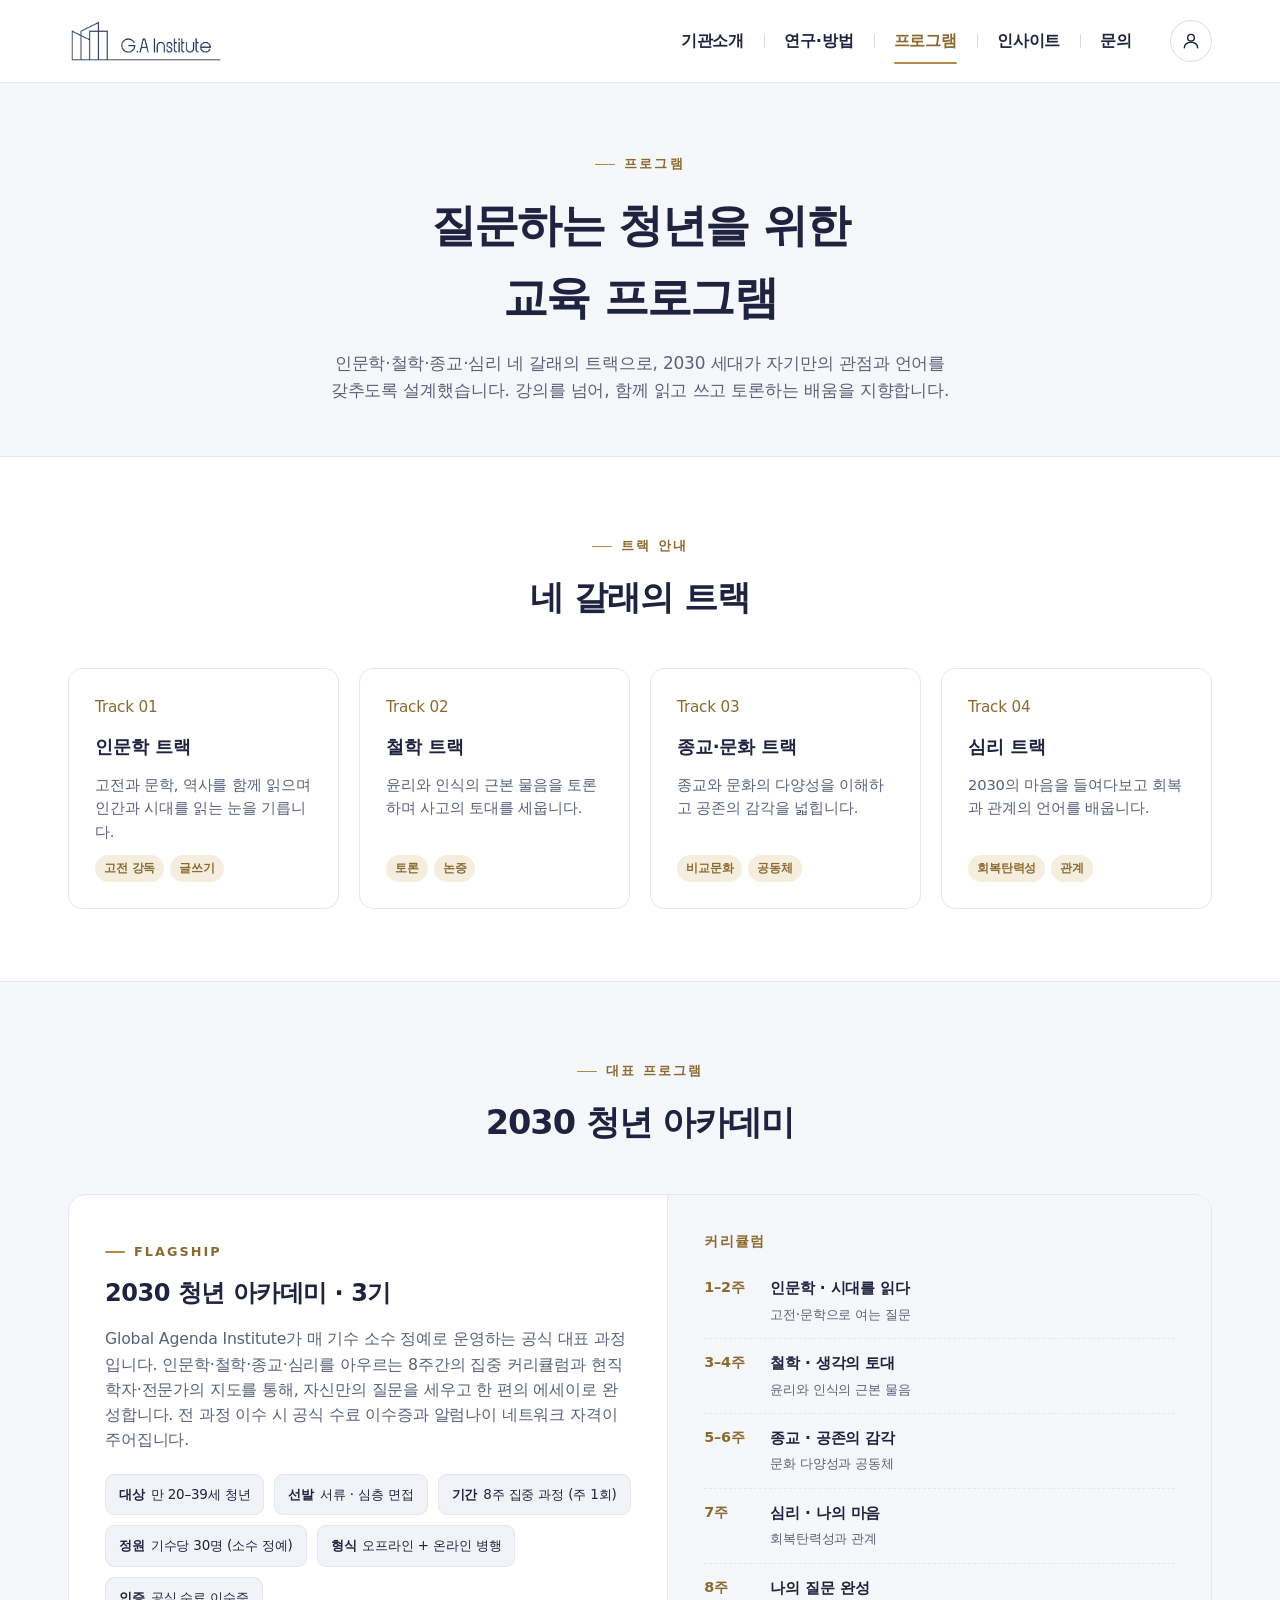
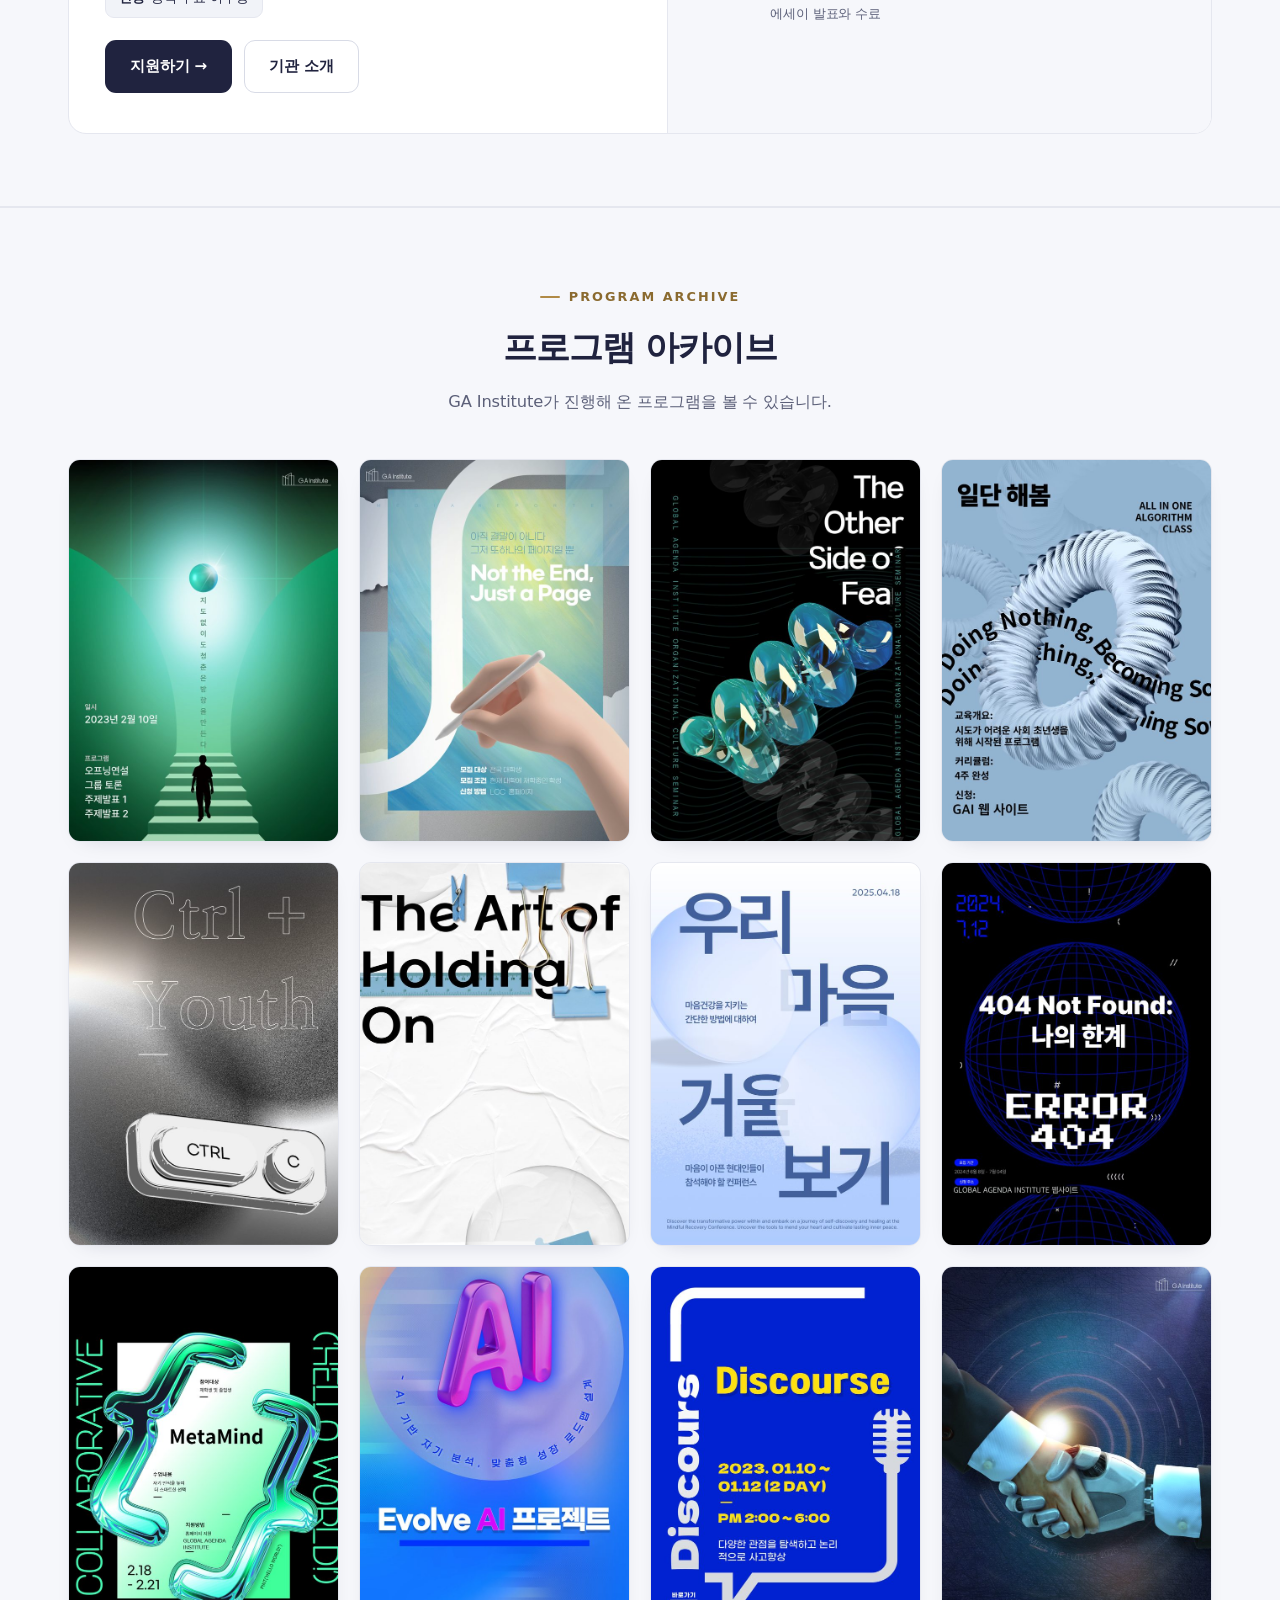
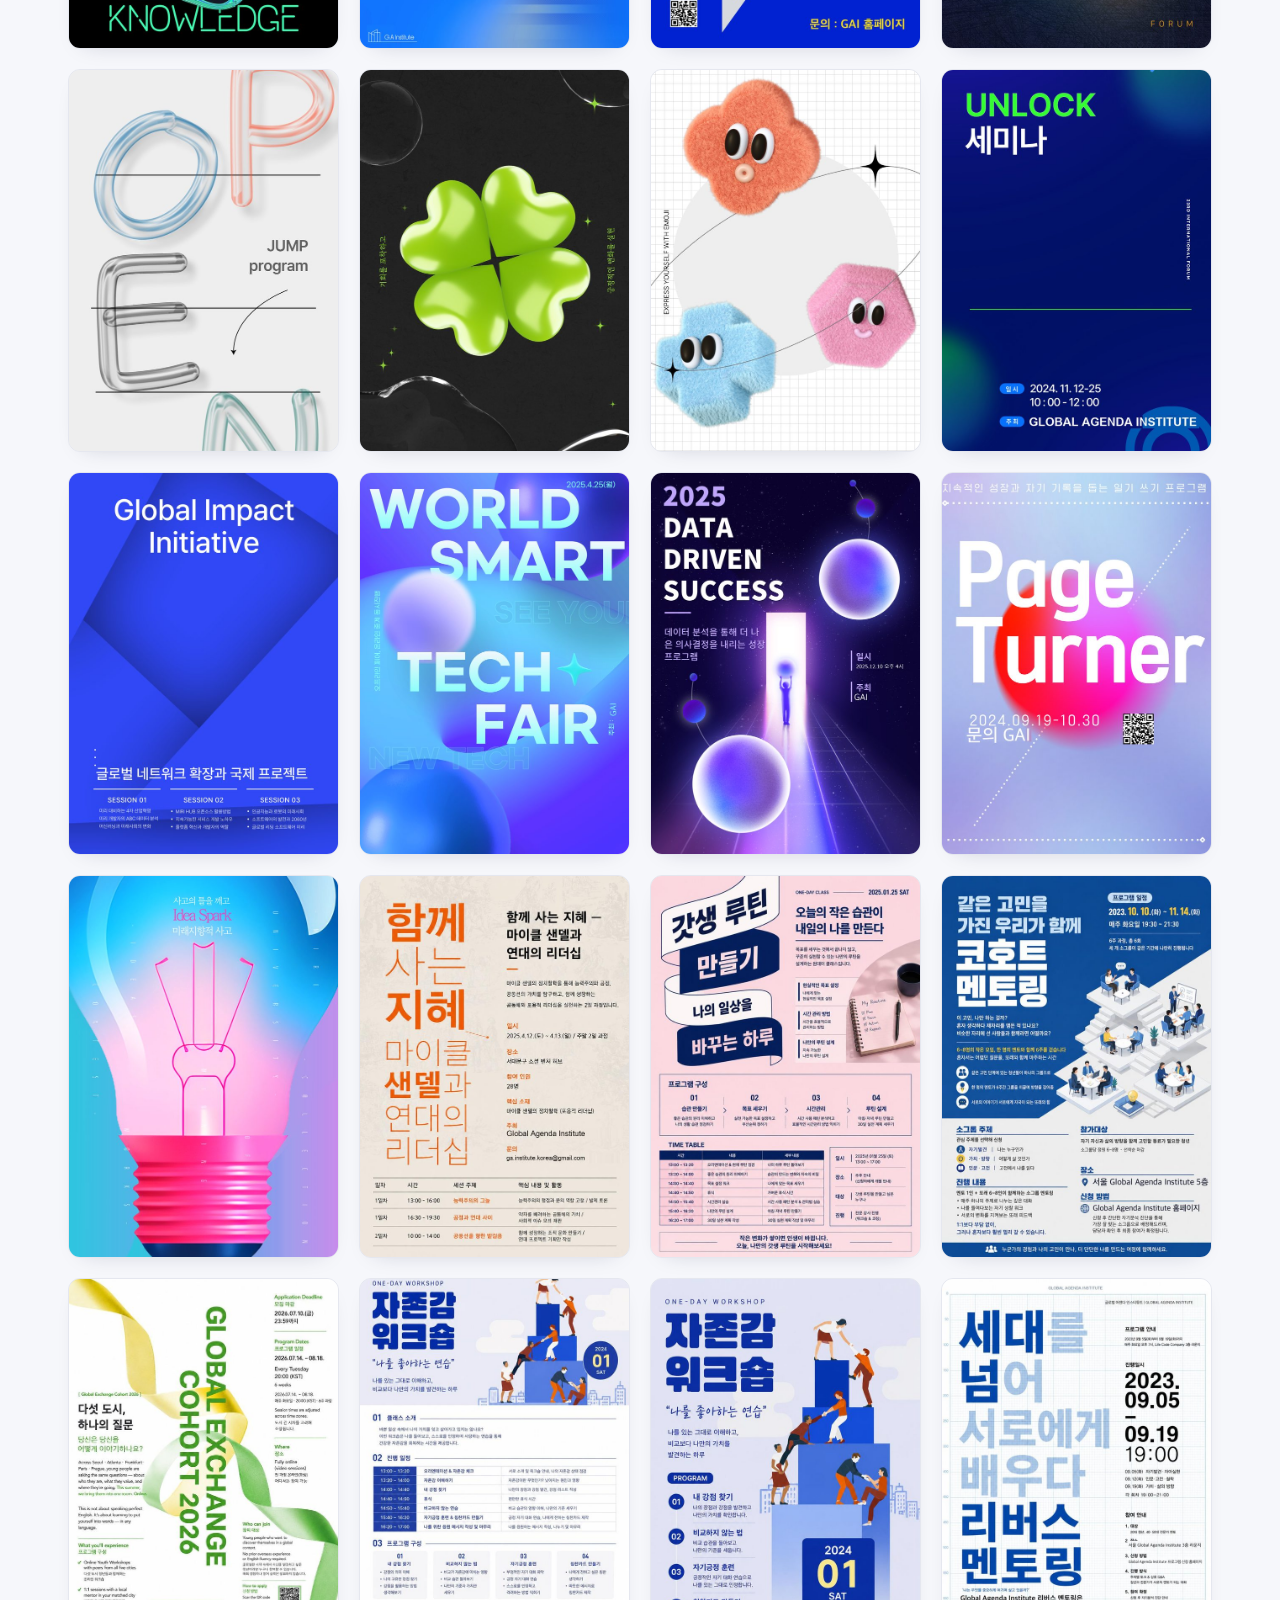
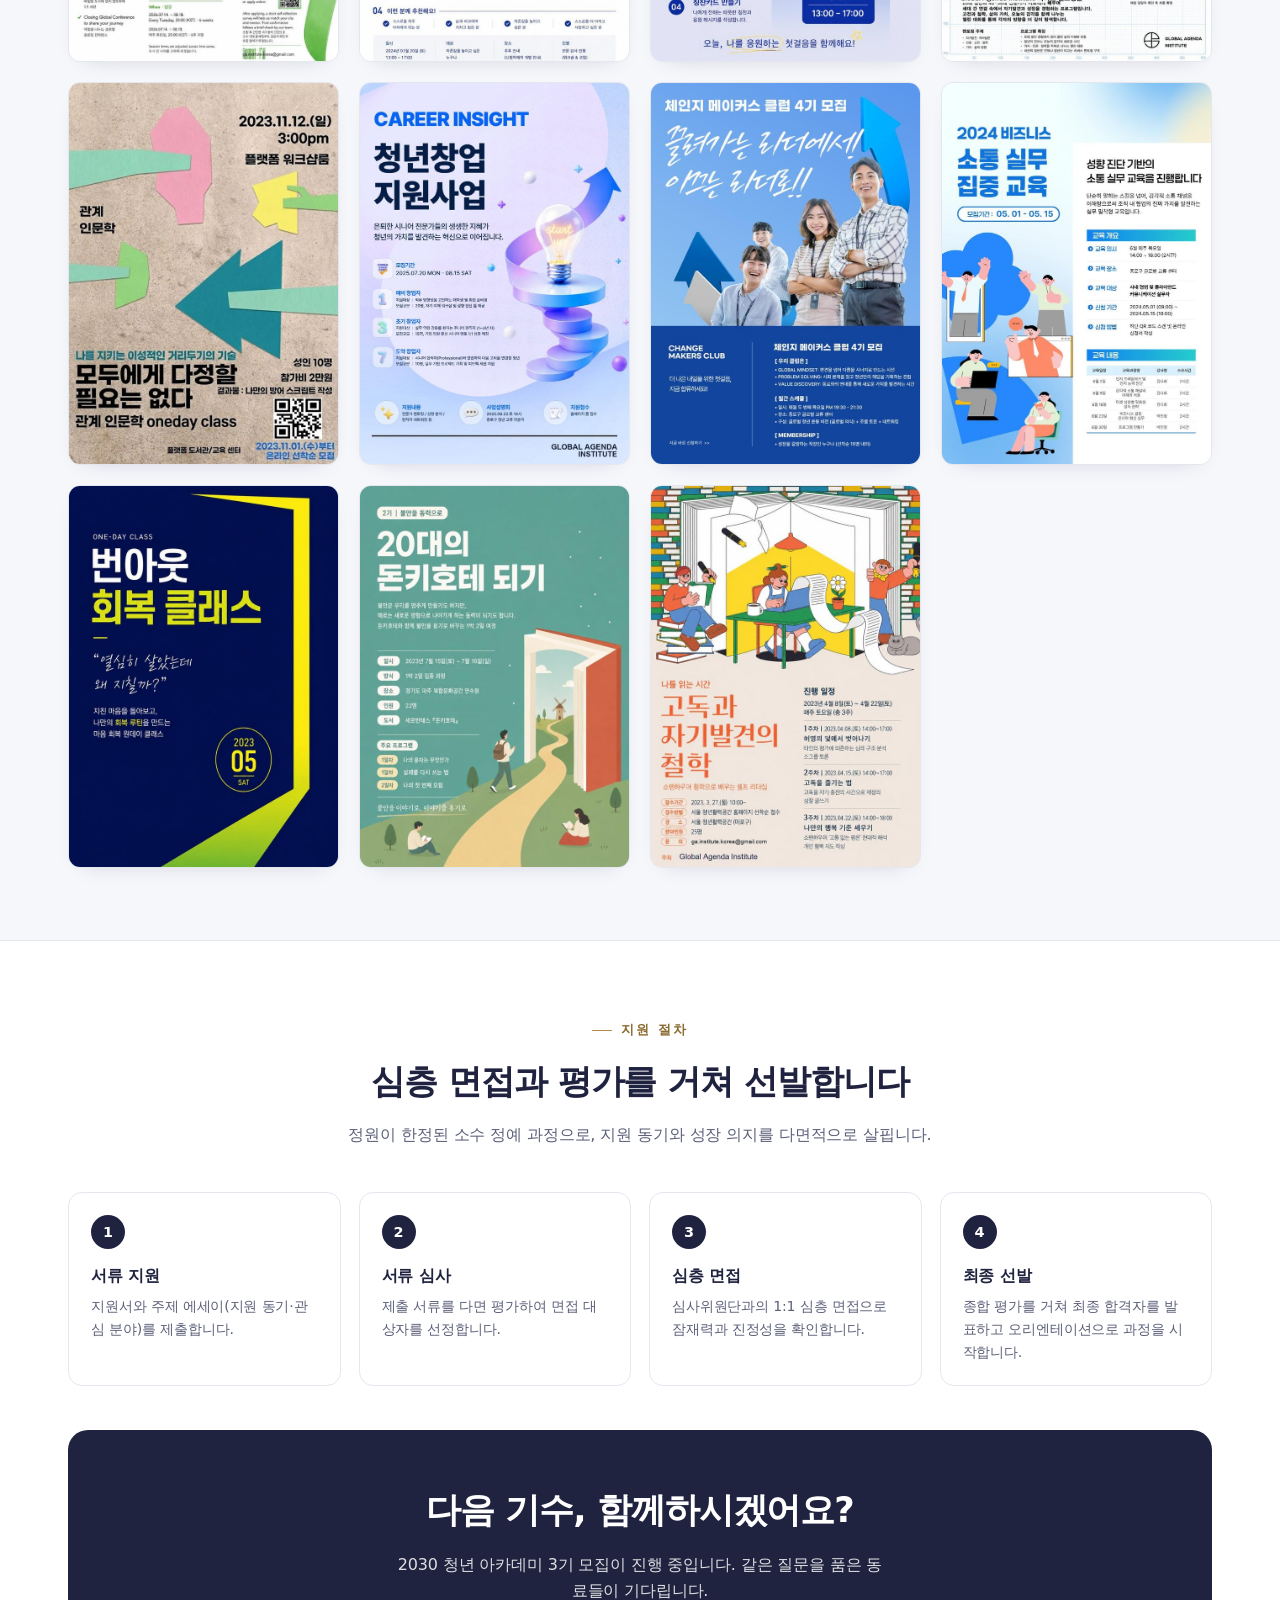
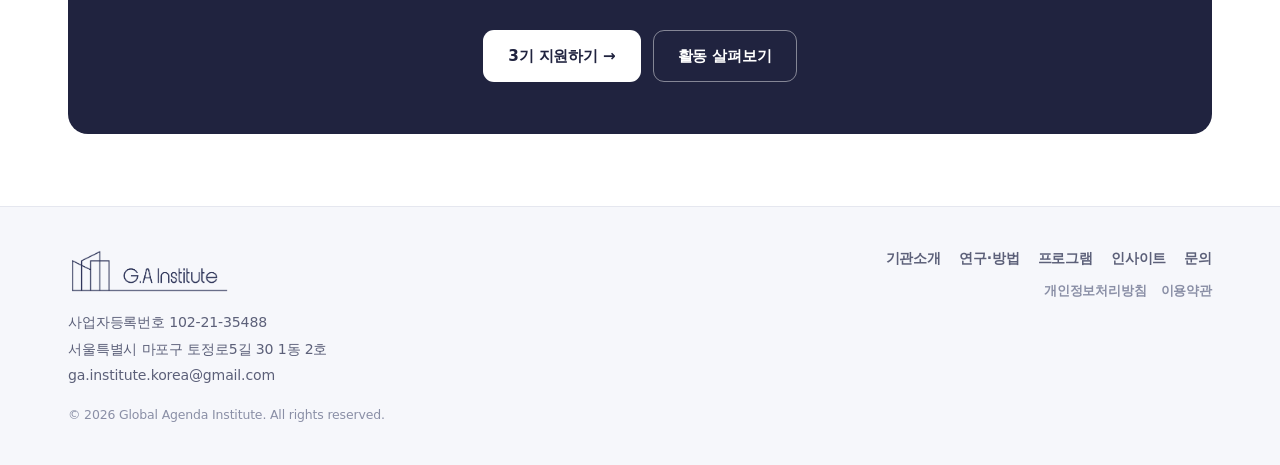
<file: programs.html>
<!DOCTYPE html>
<html lang="ko">
<head>
<meta charset="UTF-8" />
<meta name="viewport" content="width=device-width, initial-scale=1.0" />
<title>프로그램 | Global Agenda Institute</title>
<meta name="description" content="2030 청년을 위한 교육 프로그램과 트랙 안내." />
<link rel="stylesheet" href="assets/style.css" />
</head>
<body>
<header>
  <div class="wrap nav">
    <a href="index.html"><img class="logo-img" src="assets/logo.png" alt="Global Agenda Institute" /></a>
    <div class="nav-right">
      <nav class="menu">
        <a href="about.html">기관소개</a>
        <a href="method.html">연구·방법</a>
        <a href="programs.html">프로그램</a>
        <a href="insights.html">인사이트</a>
        <a href="contact.html">문의</a>
      </nav>
      <button class="icon-btn login-desktop" data-open-login aria-label="로그인" title="로그인">
        <svg viewBox="0 0 24 24" fill="none" stroke="currentColor" stroke-width="1.7" stroke-linecap="round" stroke-linejoin="round"><circle cx="12" cy="8" r="4"/><path d="M4 20c0-4.2 4-6.5 8-6.5s8 2.3 8 6.5"/></svg>
      </button>
      <button class="icon-btn burger" id="burger" aria-label="메뉴 열기" aria-expanded="false">
        <svg viewBox="0 0 24 24" fill="none" stroke="currentColor" stroke-width="1.8" stroke-linecap="round"><path d="M4 7h16M4 12h16M4 17h16"/></svg>
      </button>
    </div>
  </div>
</header>
<main id="top">
<div class="page-hero">
      <div class="wrap">
        <span class="eyebrow">프로그램</span>
        <h1>질문하는 청년을 위한<br>교육 프로그램</h1>
        <p class="lead">인문학·철학·종교·심리 네 갈래의 트랙으로, 2030 세대가 자기만의 관점과 언어를 갖추도록 설계했습니다.
          강의를 넘어, 함께 읽고 쓰고 토론하는 배움을 지향합니다.</p>
      </div>
    </div>

    <div class="section">
      <div class="wrap">
        <div class="center"><span class="eyebrow">트랙 안내</span><h2 class="title">네 갈래의 트랙</h2></div>
        <div class="grid4">
          <div class="track"><span class="tno">Track 01</span><h3>인문학 트랙</h3><p>고전과 문학, 역사를 함께 읽으며 인간과 시대를 읽는 눈을 기릅니다.</p><div class="tags"><span>고전 강독</span><span>글쓰기</span></div></div>
          <div class="track"><span class="tno">Track 02</span><h3>철학 트랙</h3><p>윤리와 인식의 근본 물음을 토론하며 사고의 토대를 세웁니다.</p><div class="tags"><span>토론</span><span>논증</span></div></div>
          <div class="track"><span class="tno">Track 03</span><h3>종교·문화 트랙</h3><p>종교와 문화의 다양성을 이해하고 공존의 감각을 넓힙니다.</p><div class="tags"><span>비교문화</span><span>공동체</span></div></div>
          <div class="track"><span class="tno">Track 04</span><h3>심리 트랙</h3><p>2030의 마음을 들여다보고 회복과 관계의 언어를 배웁니다.</p><div class="tags"><span>회복탄력성</span><span>관계</span></div></div>
        </div>
      </div>
    </div>

    <div class="section alt">
      <div class="wrap">
        <div class="center"><span class="eyebrow">대표 프로그램</span><h2 class="title">2030 청년 아카데미</h2></div>
        <div class="feature">
          <div class="fL">
            <span class="eyebrow">Flagship</span>
            <h3>2030 청년 아카데미 · 3기</h3>
            <p class="fdesc">Global Agenda Institute가 매 기수 소수 정예로 운영하는 공식 대표 과정입니다. 인문학·철학·종교·심리를 아우르는 8주간의 집중 커리큘럼과 현직 학자·전문가의 지도를 통해, 자신만의 질문을 세우고 한 편의 에세이로 완성합니다. 전 과정 이수 시 공식 수료 이수증과 알럼나이 네트워크 자격이 주어집니다.</p>
            <div class="meta">
              <div class="m"><b>대상</b>만 20–39세 청년</div>
              <div class="m"><b>선발</b>서류 · 심층 면접</div>
              <div class="m"><b>기간</b>8주 집중 과정 (주 1회)</div>
              <div class="m"><b>정원</b>기수당 30명 (소수 정예)</div>
              <div class="m"><b>형식</b>오프라인 + 온라인 병행</div>
              <div class="m"><b>인증</b>공식 수료 이수증</div>
            </div>
            <div class="cta-actions" style="justify-content:flex-start;margin-top:22px">
              <a class="btn btn-primary" data-open-login>지원하기 →</a>
              <a class="btn btn-ghost" href="about.html">기관 소개</a>
            </div>
          </div>
          <div class="fR">
            <h4 style="margin:0 0 12px;font-size:.85rem;letter-spacing:.1em;text-transform:uppercase;color:var(--accent-ink)">커리큘럼</h4>
            <ul class="curriculum">
              <li><span class="wk">1–2주</span><span class="ct"><b>인문학 · 시대를 읽다</b><span>고전·문학으로 여는 질문</span></span></li>
              <li><span class="wk">3–4주</span><span class="ct"><b>철학 · 생각의 토대</b><span>윤리와 인식의 근본 물음</span></span></li>
              <li><span class="wk">5–6주</span><span class="ct"><b>종교 · 공존의 감각</b><span>문화 다양성과 공동체</span></span></li>
              <li><span class="wk">7주</span><span class="ct"><b>심리 · 나의 마음</b><span>회복탄력성과 관계</span></span></li>
              <li><span class="wk">8주</span><span class="ct"><b>나의 질문 완성</b><span>에세이 발표와 수료</span></span></li>
            </ul>
          </div>
        </div>
      </div>
    </div>

    <div class="section alt"><div class="wrap">
      <div class="center"><span class="eyebrow">Program Archive</span><h2 class="title">프로그램 아카이브</h2><p>GA Institute가 진행해 온 프로그램을 볼 수 있습니다.</p></div>
      <div class="pgrid">
        <a class="pcard" href="assets/posters/01.jpg" target="_blank" rel="noopener"><img src="assets/posters/01.jpg" alt="GA Institute 프로그램 포스터 01" loading="lazy" /></a>
        <a class="pcard" href="assets/posters/02.jpg" target="_blank" rel="noopener"><img src="assets/posters/02.jpg" alt="GA Institute 프로그램 포스터 02" loading="lazy" /></a>
        <a class="pcard" href="assets/posters/03.jpg" target="_blank" rel="noopener"><img src="assets/posters/03.jpg" alt="GA Institute 프로그램 포스터 03" loading="lazy" /></a>
        <a class="pcard" href="assets/posters/04.jpg" target="_blank" rel="noopener"><img src="assets/posters/04.jpg" alt="GA Institute 프로그램 포스터 04" loading="lazy" /></a>
        <a class="pcard" href="assets/posters/05.jpg" target="_blank" rel="noopener"><img src="assets/posters/05.jpg" alt="GA Institute 프로그램 포스터 05" loading="lazy" /></a>
        <a class="pcard" href="assets/posters/06.jpg" target="_blank" rel="noopener"><img src="assets/posters/06.jpg" alt="GA Institute 프로그램 포스터 06" loading="lazy" /></a>
        <a class="pcard" href="assets/posters/07.jpg" target="_blank" rel="noopener"><img src="assets/posters/07.jpg" alt="GA Institute 프로그램 포스터 07" loading="lazy" /></a>
        <a class="pcard" href="assets/posters/08.jpg" target="_blank" rel="noopener"><img src="assets/posters/08.jpg" alt="GA Institute 프로그램 포스터 08" loading="lazy" /></a>
        <a class="pcard" href="assets/posters/09.jpg" target="_blank" rel="noopener"><img src="assets/posters/09.jpg" alt="GA Institute 프로그램 포스터 09" loading="lazy" /></a>
        <a class="pcard" href="assets/posters/10.jpg" target="_blank" rel="noopener"><img src="assets/posters/10.jpg" alt="GA Institute 프로그램 포스터 10" loading="lazy" /></a>
        <a class="pcard" href="assets/posters/11.jpg" target="_blank" rel="noopener"><img src="assets/posters/11.jpg" alt="GA Institute 프로그램 포스터 11" loading="lazy" /></a>
        <a class="pcard" href="assets/posters/12.jpg" target="_blank" rel="noopener"><img src="assets/posters/12.jpg" alt="GA Institute 프로그램 포스터 12" loading="lazy" /></a>
        <a class="pcard" href="assets/posters/13.jpg" target="_blank" rel="noopener"><img src="assets/posters/13.jpg" alt="GA Institute 프로그램 포스터 13" loading="lazy" /></a>
        <a class="pcard" href="assets/posters/14.jpg" target="_blank" rel="noopener"><img src="assets/posters/14.jpg" alt="GA Institute 프로그램 포스터 14" loading="lazy" /></a>
        <a class="pcard" href="assets/posters/15.jpg" target="_blank" rel="noopener"><img src="assets/posters/15.jpg" alt="GA Institute 프로그램 포스터 15" loading="lazy" /></a>
        <a class="pcard" href="assets/posters/16.jpg" target="_blank" rel="noopener"><img src="assets/posters/16.jpg" alt="GA Institute 프로그램 포스터 16" loading="lazy" /></a>
        <a class="pcard" href="assets/posters/17.jpg" target="_blank" rel="noopener"><img src="assets/posters/17.jpg" alt="GA Institute 프로그램 포스터 17" loading="lazy" /></a>
        <a class="pcard" href="assets/posters/18.jpg" target="_blank" rel="noopener"><img src="assets/posters/18.jpg" alt="GA Institute 프로그램 포스터 18" loading="lazy" /></a>
        <a class="pcard" href="assets/posters/19.jpg" target="_blank" rel="noopener"><img src="assets/posters/19.jpg" alt="GA Institute 프로그램 포스터 19" loading="lazy" /></a>
        <a class="pcard" href="assets/posters/20.jpg" target="_blank" rel="noopener"><img src="assets/posters/20.jpg" alt="GA Institute 프로그램 포스터 20" loading="lazy" /></a>
        <a class="pcard" href="assets/posters/21.jpg" target="_blank" rel="noopener"><img src="assets/posters/21.jpg" alt="GA Institute 프로그램 포스터 21" loading="lazy" /></a>
        <a class="pcard" href="assets/posters/22.jpg" target="_blank" rel="noopener"><img src="assets/posters/22.jpg" alt="GA Institute 프로그램 포스터 22" loading="lazy" /></a>
        <a class="pcard" href="assets/posters/23.jpg" target="_blank" rel="noopener"><img src="assets/posters/23.jpg" alt="GA Institute 프로그램 포스터 23" loading="lazy" /></a>
        <a class="pcard" href="assets/posters/24.jpg" target="_blank" rel="noopener"><img src="assets/posters/24.jpg" alt="GA Institute 프로그램 포스터 24" loading="lazy" /></a>
        <a class="pcard" href="assets/posters/25.jpg" target="_blank" rel="noopener"><img src="assets/posters/25.jpg" alt="GA Institute 프로그램 포스터 25" loading="lazy" /></a>
        <a class="pcard" href="assets/posters/26.jpg" target="_blank" rel="noopener"><img src="assets/posters/26.jpg" alt="GA Institute 프로그램 포스터 26" loading="lazy" /></a>
        <a class="pcard" href="assets/posters/27.jpg" target="_blank" rel="noopener"><img src="assets/posters/27.jpg" alt="GA Institute 프로그램 포스터 27" loading="lazy" /></a>
        <a class="pcard" href="assets/posters/28.jpg" target="_blank" rel="noopener"><img src="assets/posters/28.jpg" alt="GA Institute 프로그램 포스터 28" loading="lazy" /></a>
        <a class="pcard" href="assets/posters/29.jpg" target="_blank" rel="noopener"><img src="assets/posters/29.jpg" alt="GA Institute 프로그램 포스터 29" loading="lazy" /></a>
        <a class="pcard" href="assets/posters/30.jpg" target="_blank" rel="noopener"><img src="assets/posters/30.jpg" alt="GA Institute 프로그램 포스터 30" loading="lazy" /></a>
        <a class="pcard" href="assets/posters/31.jpg" target="_blank" rel="noopener"><img src="assets/posters/31.jpg" alt="GA Institute 프로그램 포스터 31" loading="lazy" /></a>
        <a class="pcard" href="assets/posters/32.jpg" target="_blank" rel="noopener"><img src="assets/posters/32.jpg" alt="GA Institute 프로그램 포스터 32" loading="lazy" /></a>
        <a class="pcard" href="assets/posters/33.jpg" target="_blank" rel="noopener"><img src="assets/posters/33.jpg" alt="GA Institute 프로그램 포스터 33" loading="lazy" /></a>
        <a class="pcard" href="assets/posters/34.jpg" target="_blank" rel="noopener"><img src="assets/posters/34.jpg" alt="GA Institute 프로그램 포스터 34" loading="lazy" /></a>
        <a class="pcard" href="assets/posters/35.jpg" target="_blank" rel="noopener"><img src="assets/posters/35.jpg" alt="GA Institute 프로그램 포스터 35" loading="lazy" /></a>
      </div>
    </div></div>

    <div class="section">
      <div class="wrap">
        <div class="center"><span class="eyebrow">지원 절차</span><h2 class="title">심층 면접과 평가를 거쳐 선발합니다</h2><p>정원이 한정된 소수 정예 과정으로, 지원 동기와 성장 의지를 다면적으로 살핍니다.</p></div>
        <div class="steps">
          <div class="step"><div class="sn">1</div><h4>서류 지원</h4><p>지원서와 주제 에세이(지원 동기·관심 분야)를 제출합니다.</p></div>
          <div class="step"><div class="sn">2</div><h4>서류 심사</h4><p>제출 서류를 다면 평가하여 면접 대상자를 선정합니다.</p></div>
          <div class="step"><div class="sn">3</div><h4>심층 면접</h4><p>심사위원단과의 1:1 심층 면접으로 잠재력과 진정성을 확인합니다.</p></div>
          <div class="step"><div class="sn">4</div><h4>최종 선발</h4><p>종합 평가를 거쳐 최종 합격자를 발표하고 오리엔테이션으로 과정을 시작합니다.</p></div>
        </div>
        <div class="cta-band" style="margin-top:44px">
          <h2>다음 기수, 함께하시겠어요?</h2>
          <p>2030 청년 아카데미 3기 모집이 진행 중입니다. 같은 질문을 품은 동료들이 기다립니다.</p>
          <div class="cta-actions"><a class="btn btn-primary" data-open-login>3기 지원하기 →</a><a class="btn btn-ghost" href="events.html">활동 살펴보기</a></div>
        </div>
      </div>
    </div>
</main>
<footer id="contact">
  <div class="wrap foot">
    <div>
      <a href="index.html"><img class="logo-img foot-logo" src="assets/logo.png" alt="Global Agenda Institute" /></a>
      <p class="foot-info">
        사업자등록번호 102-21-35488<br>
        서울특별시 마포구 토정로5길 30 1동 2호<br>
        ga.institute.korea@gmail.com
      </p>
      <p class="foot-copy">© 2026 Global Agenda Institute. All rights reserved.</p>
    </div>
    <nav>
      <div class="foot-main"><a href="about.html">기관소개</a><a href="method.html">연구·방법</a><a href="programs.html">프로그램</a><a href="insights.html">인사이트</a><a href="contact.html">문의</a></div>
      <div class="foot-legal"><a href="privacy.html">개인정보처리방침</a><a href="terms.html">이용약관</a></div>
    </nav>
  </div>
</footer>
<!-- ===== LOGIN MODAL ===== -->
<div class="modal" id="loginModal" role="dialog" aria-modal="true" aria-label="로그인">
  <div class="modal-card">
    <button class="modal-x" data-close aria-label="닫기">✕</button>
    <img class="logo-img" src="assets/logo.png" alt="Global Agenda Institute" />
    <h2>멤버 로그인</h2>
    <p class="msub">GA Institute 회원 서비스를 이용하시려면 로그인해 주세요.</p>
    <form id="loginForm">
      <input class="field" type="text" placeholder="아이디" aria-label="아이디" />
      <input class="field" type="password" placeholder="비밀번호" aria-label="비밀번호" />
      <label class="remember"><input type="checkbox" /> 로그인 상태 유지</label>
      <button class="signin" type="submit">로그인</button>
      <p class="form-note" id="loginNote" hidden></p>
    </form>
    <div class="modal-links"><a href="contact.html">아이디 찾기</a><a href="contact.html">비밀번호 찾기</a><a href="signup.html">회원가입</a></div>
  </div>
</div>


<!-- ===== MOBILE DRAWER ===== -->
<div class="drawer" id="drawer">
  <div class="drawer-panel">
    <div class="drawer-top">
      <img class="logo-img" src="assets/logo.png" alt="Global Agenda Institute" style="height:38px" />
      <button class="icon-btn" id="drawerClose" aria-label="닫기"><svg viewBox="0 0 24 24" fill="none" stroke="currentColor" stroke-width="1.8" stroke-linecap="round"><path d="M6 6l12 12M18 6L6 18"/></svg></button>
    </div>
    <div class="dlinks">
      <a href="about.html">기관소개</a>
      <a href="method.html">연구·방법</a>
      <a href="programs.html">프로그램</a>
      <a href="insights.html">인사이트</a>
      <a href="contact.html">문의</a>
    </div>
    <button class="btn btn-primary drawer-login" style="width:100%" data-open-login>로그인</button>
  </div>
</div>


<script src="assets/main.js"></script>
</body>
</html>
</file>
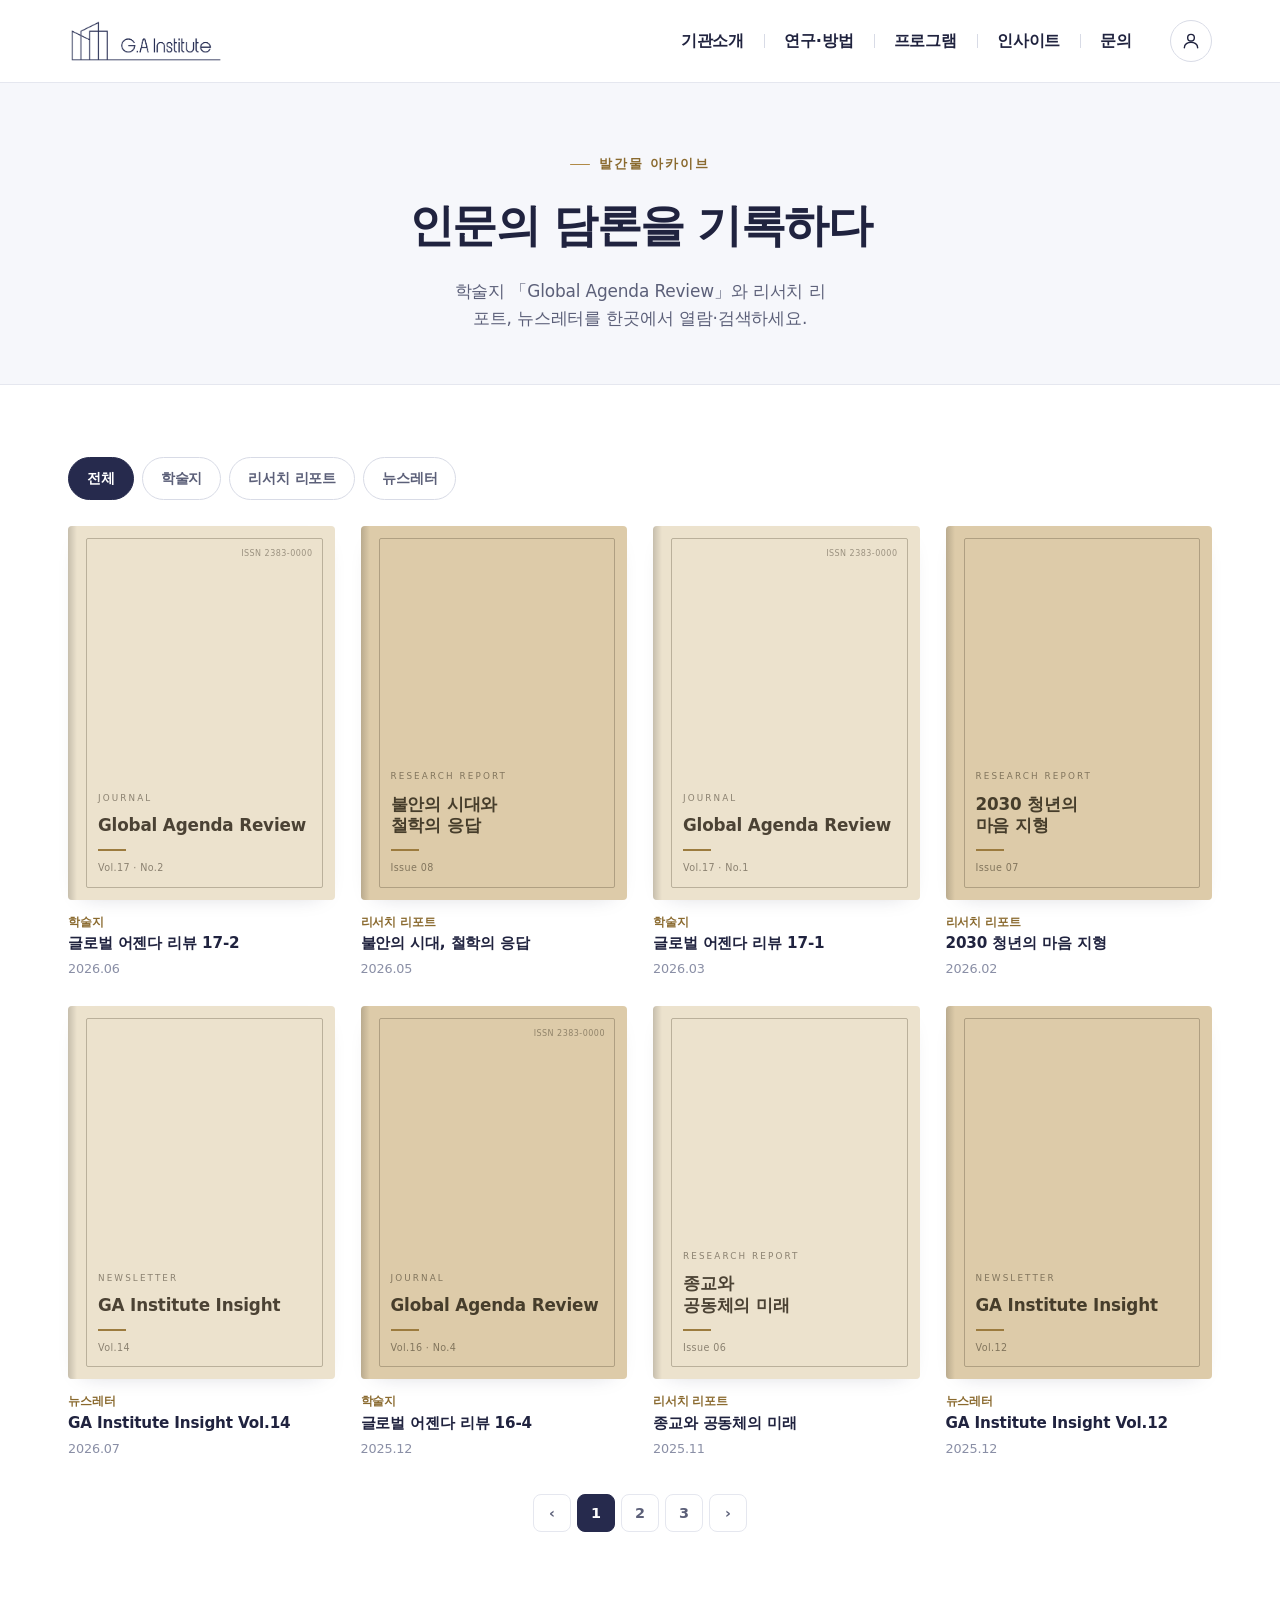
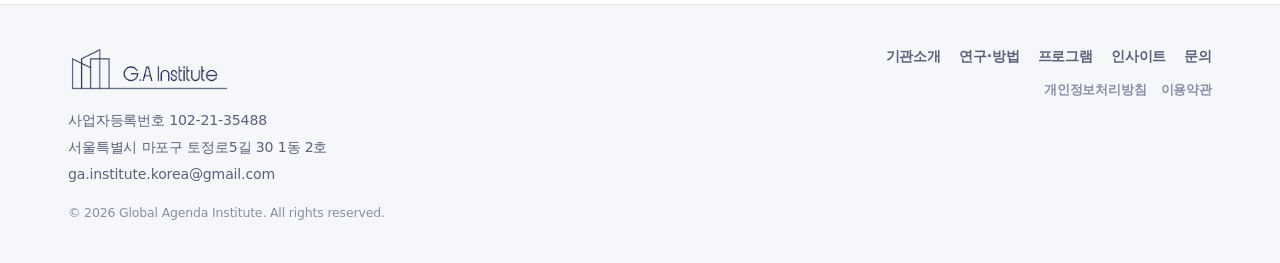
<file: publications.html>
<!DOCTYPE html>
<html lang="ko">
<head>
<meta charset="UTF-8" />
<meta name="viewport" content="width=device-width, initial-scale=1.0" />
<title>발간물 아카이브 | Global Agenda Institute</title>
<meta name="description" content="학술지·리서치 리포트·뉴스레터 아카이브." />
<link rel="stylesheet" href="assets/style.css" />
</head>
<body>
<header>
  <div class="wrap nav">
    <a href="index.html"><img class="logo-img" src="assets/logo.png" alt="Global Agenda Institute" /></a>
    <div class="nav-right">
      <nav class="menu">
        <a href="about.html">기관소개</a>
        <a href="method.html">연구·방법</a>
        <a href="programs.html">프로그램</a>
        <a href="insights.html">인사이트</a>
        <a href="contact.html">문의</a>
      </nav>
      <button class="icon-btn login-desktop" data-open-login aria-label="로그인" title="로그인">
        <svg viewBox="0 0 24 24" fill="none" stroke="currentColor" stroke-width="1.7" stroke-linecap="round" stroke-linejoin="round"><circle cx="12" cy="8" r="4"/><path d="M4 20c0-4.2 4-6.5 8-6.5s8 2.3 8 6.5"/></svg>
      </button>
      <button class="icon-btn burger" id="burger" aria-label="메뉴 열기" aria-expanded="false">
        <svg viewBox="0 0 24 24" fill="none" stroke="currentColor" stroke-width="1.8" stroke-linecap="round"><path d="M4 7h16M4 12h16M4 17h16"/></svg>
      </button>
    </div>
  </div>
</header>
<main id="top">
<div class="page-hero"><div class="wrap">
      <span class="eyebrow">발간물 아카이브</span>
      <h1>인문의 담론을 기록하다</h1>
      <p class="lead">학술지 「Global Agenda Review」와 리서치 리포트, 뉴스레터를 한곳에서 열람·검색하세요.</p>
    </div></div>
    <div class="section"><div class="wrap">
      <div class="filters"><span class="chip on">전체</span><span class="chip">학술지</span><span class="chip">리서치 리포트</span><span class="chip">뉴스레터</span></div>
      <div class="pubgrid">
        <div class="pub" data-member><div class="pcover"><span class="pc-issn">ISSN 2383-0000</span><span class="pcv-frame"></span><div class="pcv-body"><span class="pc-kicker">Journal</span><span class="pc-title">Global Agenda Review</span><span class="pc-rule"></span><span class="pc-vol">Vol.17 · No.2</span></div></div><div class="ptype">학술지</div><div class="pname">글로벌 어젠다 리뷰 17-2</div><time>2026.06</time></div>
        <div class="pub" data-member><div class="pcover"><span class="pcv-frame"></span><div class="pcv-body"><span class="pc-kicker">Research Report</span><span class="pc-title">불안의 시대와<br>철학의 응답</span><span class="pc-rule"></span><span class="pc-vol">Issue 08</span></div></div><div class="ptype">리서치 리포트</div><div class="pname">불안의 시대, 철학의 응답</div><time>2026.05</time></div>
        <div class="pub" data-member><div class="pcover"><span class="pc-issn">ISSN 2383-0000</span><span class="pcv-frame"></span><div class="pcv-body"><span class="pc-kicker">Journal</span><span class="pc-title">Global Agenda Review</span><span class="pc-rule"></span><span class="pc-vol">Vol.17 · No.1</span></div></div><div class="ptype">학술지</div><div class="pname">글로벌 어젠다 리뷰 17-1</div><time>2026.03</time></div>
        <div class="pub" data-member><div class="pcover"><span class="pcv-frame"></span><div class="pcv-body"><span class="pc-kicker">Research Report</span><span class="pc-title">2030 청년의<br>마음 지형</span><span class="pc-rule"></span><span class="pc-vol">Issue 07</span></div></div><div class="ptype">리서치 리포트</div><div class="pname">2030 청년의 마음 지형</div><time>2026.02</time></div>
        <div class="pub" data-member><div class="pcover"><span class="pcv-frame"></span><div class="pcv-body"><span class="pc-kicker">Newsletter</span><span class="pc-title">GA Institute Insight</span><span class="pc-rule"></span><span class="pc-vol">Vol.14</span></div></div><div class="ptype">뉴스레터</div><div class="pname">GA Institute Insight Vol.14</div><time>2026.07</time></div>
        <div class="pub" data-member><div class="pcover"><span class="pc-issn">ISSN 2383-0000</span><span class="pcv-frame"></span><div class="pcv-body"><span class="pc-kicker">Journal</span><span class="pc-title">Global Agenda Review</span><span class="pc-rule"></span><span class="pc-vol">Vol.16 · No.4</span></div></div><div class="ptype">학술지</div><div class="pname">글로벌 어젠다 리뷰 16-4</div><time>2025.12</time></div>
        <div class="pub" data-member><div class="pcover"><span class="pcv-frame"></span><div class="pcv-body"><span class="pc-kicker">Research Report</span><span class="pc-title">종교와<br>공동체의 미래</span><span class="pc-rule"></span><span class="pc-vol">Issue 06</span></div></div><div class="ptype">리서치 리포트</div><div class="pname">종교와 공동체의 미래</div><time>2025.11</time></div>
        <div class="pub" data-member><div class="pcover"><span class="pcv-frame"></span><div class="pcv-body"><span class="pc-kicker">Newsletter</span><span class="pc-title">GA Institute Insight</span><span class="pc-rule"></span><span class="pc-vol">Vol.12</span></div></div><div class="ptype">뉴스레터</div><div class="pname">GA Institute Insight Vol.12</div><time>2025.12</time></div>
      </div>
      <div class="pager"><a>‹</a><a class="on">1</a><a>2</a><a>3</a><a>›</a></div>
    </div></div>
</main>
<footer id="contact">
  <div class="wrap foot">
    <div>
      <a href="index.html"><img class="logo-img foot-logo" src="assets/logo.png" alt="Global Agenda Institute" /></a>
      <p class="foot-info">
        사업자등록번호 102-21-35488<br>
        서울특별시 마포구 토정로5길 30 1동 2호<br>
        ga.institute.korea@gmail.com
      </p>
      <p class="foot-copy">© 2026 Global Agenda Institute. All rights reserved.</p>
    </div>
    <nav>
      <div class="foot-main"><a href="about.html">기관소개</a><a href="method.html">연구·방법</a><a href="programs.html">프로그램</a><a href="insights.html">인사이트</a><a href="contact.html">문의</a></div>
      <div class="foot-legal"><a href="privacy.html">개인정보처리방침</a><a href="terms.html">이용약관</a></div>
    </nav>
  </div>
</footer>
<!-- ===== LOGIN MODAL ===== -->
<div class="modal" id="loginModal" role="dialog" aria-modal="true" aria-label="로그인">
  <div class="modal-card">
    <button class="modal-x" data-close aria-label="닫기">✕</button>
    <img class="logo-img" src="assets/logo.png" alt="Global Agenda Institute" />
    <h2>멤버 로그인</h2>
    <p class="msub">GA Institute 회원 서비스를 이용하시려면 로그인해 주세요.</p>
    <form id="loginForm">
      <input class="field" type="text" placeholder="아이디" aria-label="아이디" />
      <input class="field" type="password" placeholder="비밀번호" aria-label="비밀번호" />
      <label class="remember"><input type="checkbox" /> 로그인 상태 유지</label>
      <button class="signin" type="submit">로그인</button>
      <p class="form-note" id="loginNote" hidden></p>
    </form>
    <div class="modal-links"><a href="contact.html">아이디 찾기</a><a href="contact.html">비밀번호 찾기</a><a href="signup.html">회원가입</a></div>
  </div>
</div>


<!-- ===== MEMBER MODAL ===== -->
<div class="modal" id="memberModal" role="dialog" aria-modal="true" aria-label="회원 전용 콘텐츠">
  <div class="modal-card">
    <button class="modal-x" aria-label="닫기">✕</button>
    <div class="mm-lock" aria-hidden="true"><svg viewBox="0 0 24 24" fill="none" stroke="currentColor" stroke-width="1.6" stroke-linecap="round" stroke-linejoin="round"><rect x="5" y="11" width="14" height="9" rx="2"/><path d="M8 11V8a4 4 0 018 0v3"/></svg></div>
    <h2>회원 전용 콘텐츠</h2>
    <p class="msub">리서치 · 발간물은 Global Agenda Institute 회원에게만 열람이 제공됩니다.<br>로그인 후 이용해 주세요.</p>
    <div class="mm-actions"><button class="signin" data-open-login>로그인</button><a class="btn btn-ghost" href="signup.html">회원가입</a></div>
  </div>
</div>

<!-- ===== MOBILE DRAWER ===== -->
<div class="drawer" id="drawer">
  <div class="drawer-panel">
    <div class="drawer-top">
      <img class="logo-img" src="assets/logo.png" alt="Global Agenda Institute" style="height:38px" />
      <button class="icon-btn" id="drawerClose" aria-label="닫기"><svg viewBox="0 0 24 24" fill="none" stroke="currentColor" stroke-width="1.8" stroke-linecap="round"><path d="M6 6l12 12M18 6L6 18"/></svg></button>
    </div>
    <div class="dlinks">
      <a href="about.html">기관소개</a>
      <a href="method.html">연구·방법</a>
      <a href="programs.html">프로그램</a>
      <a href="insights.html">인사이트</a>
      <a href="contact.html">문의</a>
    </div>
    <button class="btn btn-primary drawer-login" style="width:100%" data-open-login>로그인</button>
  </div>
</div>


<script src="assets/main.js"></script>
</body>
</html>
</file>
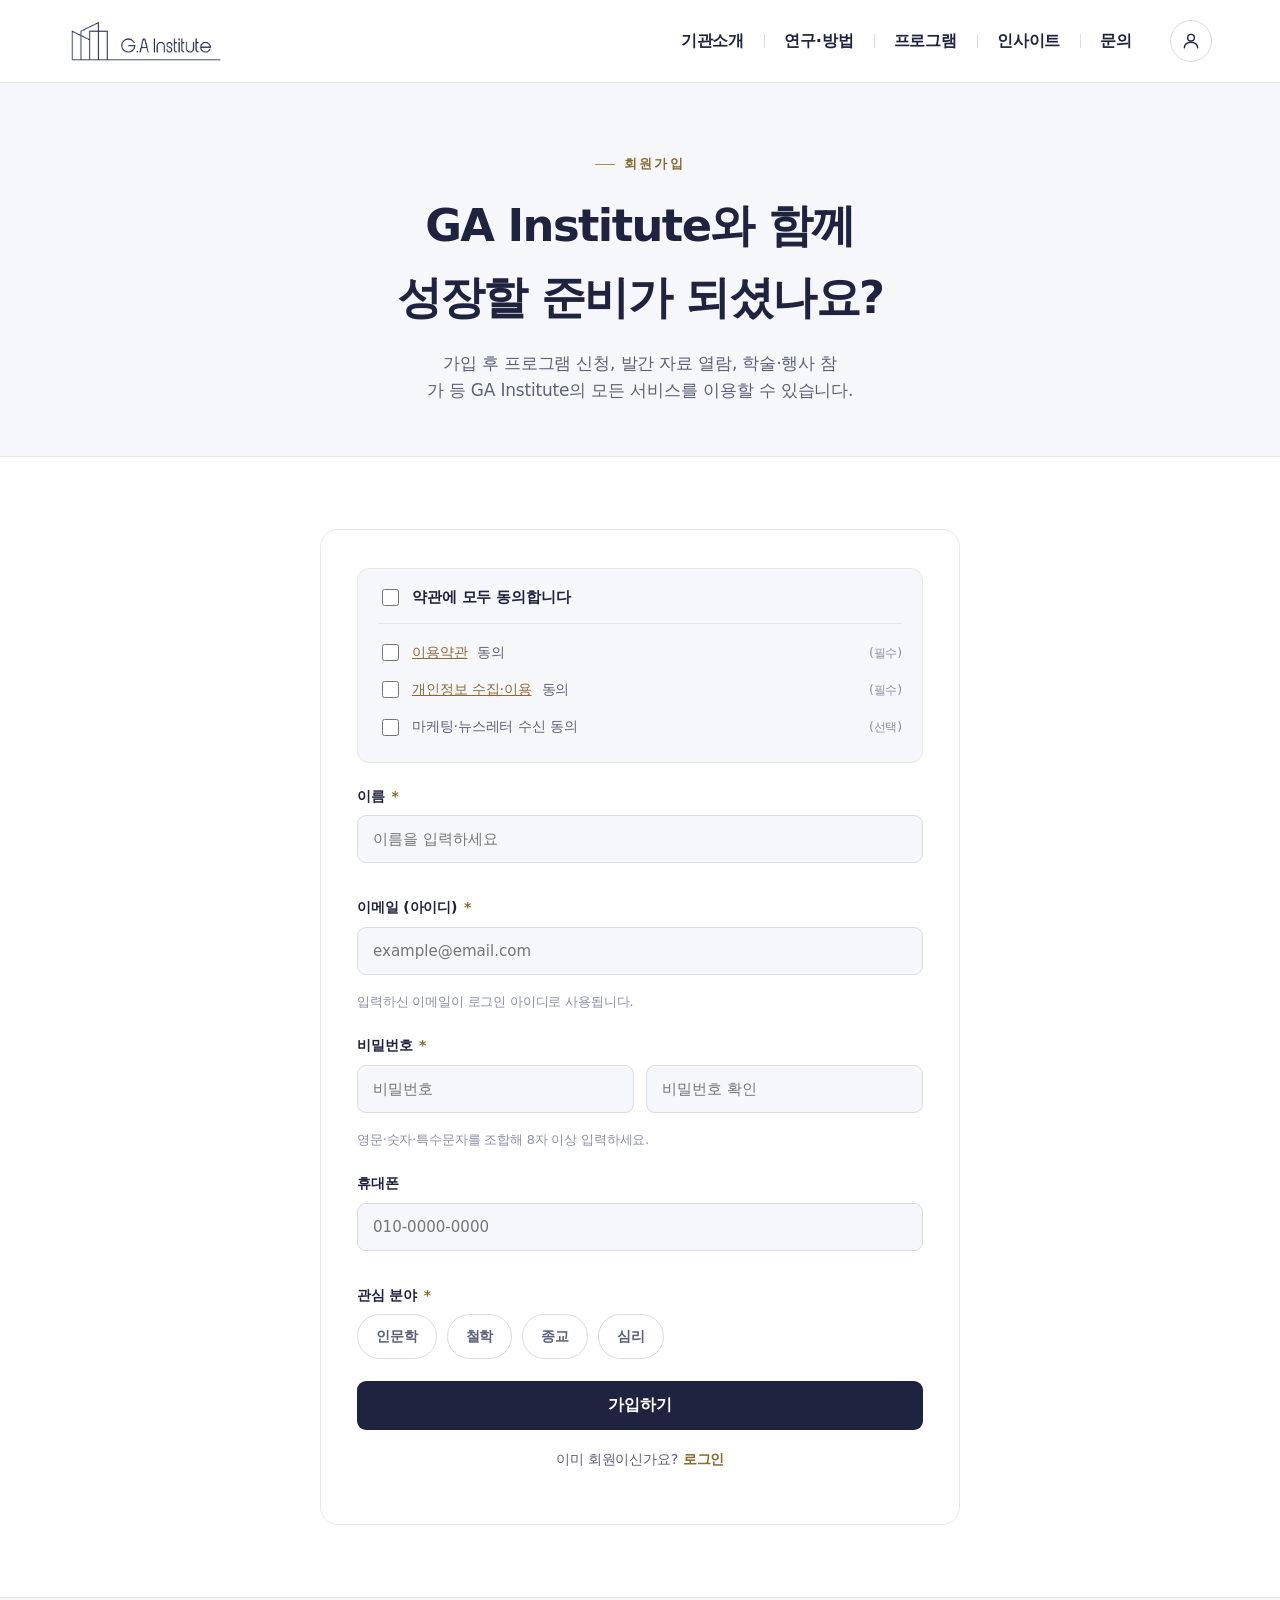
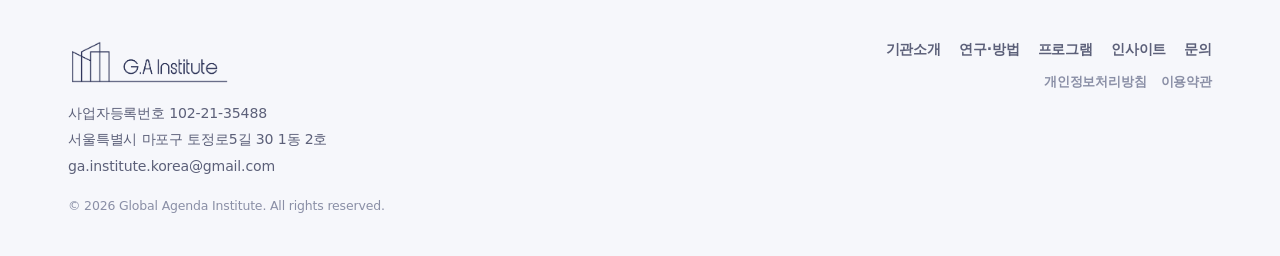
<file: signup.html>
<!DOCTYPE html>
<html lang="ko">
<head>
<meta charset="UTF-8" />
<meta name="viewport" content="width=device-width, initial-scale=1.0" />
<title>회원가입 | Global Agenda Institute</title>
<meta name="description" content="GA Institute 회원가입 — 인문 교육·자료·행사 서비스 이용." />
<link rel="stylesheet" href="assets/style.css" />
</head>
<body>
<header>
  <div class="wrap nav">
    <a href="index.html"><img class="logo-img" src="assets/logo.png" alt="Global Agenda Institute" /></a>
    <div class="nav-right">
      <nav class="menu">
        <a href="about.html">기관소개</a>
        <a href="method.html">연구·방법</a>
        <a href="programs.html">프로그램</a>
        <a href="insights.html">인사이트</a>
        <a href="contact.html">문의</a>
      </nav>
      <button class="icon-btn login-desktop" data-open-login aria-label="로그인" title="로그인">
        <svg viewBox="0 0 24 24" fill="none" stroke="currentColor" stroke-width="1.7" stroke-linecap="round" stroke-linejoin="round"><circle cx="12" cy="8" r="4"/><path d="M4 20c0-4.2 4-6.5 8-6.5s8 2.3 8 6.5"/></svg>
      </button>
      <button class="icon-btn burger" id="burger" aria-label="메뉴 열기" aria-expanded="false">
        <svg viewBox="0 0 24 24" fill="none" stroke="currentColor" stroke-width="1.8" stroke-linecap="round"><path d="M4 7h16M4 12h16M4 17h16"/></svg>
      </button>
    </div>
  </div>
</header>
<main id="top">
<div class="page-hero"><div class="wrap">
      <span class="eyebrow">회원가입</span>
      <h1>GA Institute와 함께<br>성장할 준비가 되셨나요?</h1>
      <p class="lead">가입 후 프로그램 신청, 발간 자료 열람, 학술·행사 참가 등 GA Institute의 모든 서비스를 이용할 수 있습니다.</p>
    </div></div>
    <div class="section"><div class="wrap">
      <form class="form-card" id="signupForm">
        <div class="fgroup">
          <div class="agree">
            <label class="all"><input type="checkbox" id="agreeAll" /> 약관에 모두 동의합니다</label>
            <label class="checkline"><input type="checkbox" class="agree-item" data-required /> <a href="terms.html">이용약관</a> 동의 <span class="opt">(필수)</span></label>
            <label class="checkline"><input type="checkbox" class="agree-item" data-required /> <a href="privacy.html">개인정보 수집·이용</a> 동의 <span class="opt">(필수)</span></label>
            <label class="checkline"><input type="checkbox" class="agree-item" /> 마케팅·뉴스레터 수신 동의 <span class="opt">(선택)</span></label>
          </div>
        </div>
        <div class="fgroup"><label>이름 <span class="req">*</span></label><input class="field" type="text" placeholder="이름을 입력하세요" /></div>
        <div class="fgroup"><label>이메일 (아이디) <span class="req">*</span></label><input class="field" name="email" type="email" placeholder="example@email.com" /><p class="hint">입력하신 이메일이 로그인 아이디로 사용됩니다.</p></div>
        <div class="fgroup"><label>비밀번호 <span class="req">*</span></label><div class="frow"><input class="field" name="pw" type="password" placeholder="비밀번호" /><input class="field" name="pw2" type="password" placeholder="비밀번호 확인" /></div><p class="hint">영문·숫자·특수문자를 조합해 8자 이상 입력하세요.</p></div>
        <div class="fgroup"><label>휴대폰</label><input class="field" type="tel" placeholder="010-0000-0000" /></div>
        <div class="fgroup"><label>관심 분야 <span class="req">*</span></label>
          <div class="interests">
            <label class="icheck"><input type="checkbox" /><span>인문학</span></label>
            <label class="icheck"><input type="checkbox" /><span>철학</span></label>
            <label class="icheck"><input type="checkbox" /><span>종교</span></label>
            <label class="icheck"><input type="checkbox" /><span>심리</span></label>
          </div>
        </div>
        <p class="form-note" id="signupNote" hidden></p>
        <button class="signin" type="submit">가입하기</button>
        <p class="form-alt">이미 회원이신가요? <a data-open-login>로그인</a></p>
      </form>
    </div></div>
</main>
<footer id="contact">
  <div class="wrap foot">
    <div>
      <a href="index.html"><img class="logo-img foot-logo" src="assets/logo.png" alt="Global Agenda Institute" /></a>
      <p class="foot-info">
        사업자등록번호 102-21-35488<br>
        서울특별시 마포구 토정로5길 30 1동 2호<br>
        ga.institute.korea@gmail.com
      </p>
      <p class="foot-copy">© 2026 Global Agenda Institute. All rights reserved.</p>
    </div>
    <nav>
      <div class="foot-main"><a href="about.html">기관소개</a><a href="method.html">연구·방법</a><a href="programs.html">프로그램</a><a href="insights.html">인사이트</a><a href="contact.html">문의</a></div>
      <div class="foot-legal"><a href="privacy.html">개인정보처리방침</a><a href="terms.html">이용약관</a></div>
    </nav>
  </div>
</footer>
<!-- ===== LOGIN MODAL ===== -->
<div class="modal" id="loginModal" role="dialog" aria-modal="true" aria-label="로그인">
  <div class="modal-card">
    <button class="modal-x" data-close aria-label="닫기">✕</button>
    <img class="logo-img" src="assets/logo.png" alt="Global Agenda Institute" />
    <h2>멤버 로그인</h2>
    <p class="msub">GA Institute 회원 서비스를 이용하시려면 로그인해 주세요.</p>
    <form id="loginForm">
      <input class="field" type="text" placeholder="아이디" aria-label="아이디" />
      <input class="field" type="password" placeholder="비밀번호" aria-label="비밀번호" />
      <label class="remember"><input type="checkbox" /> 로그인 상태 유지</label>
      <button class="signin" type="submit">로그인</button>
      <p class="form-note" id="loginNote" hidden></p>
    </form>
    <div class="modal-links"><a href="contact.html">아이디 찾기</a><a href="contact.html">비밀번호 찾기</a><a href="signup.html">회원가입</a></div>
  </div>
</div>


<!-- ===== SIGNUP DONE MODAL ===== -->
<div class="modal" id="signupDoneModal" role="dialog" aria-modal="true" aria-label="가입 신청 완료">
  <div class="modal-card">
    <button class="modal-x" aria-label="닫기">✕</button>
    <div class="mm-lock" style="background:var(--accent-soft);color:var(--accent-ink)"><svg viewBox="0 0 24 24" fill="none" stroke="currentColor" stroke-width="2.2" stroke-linecap="round" stroke-linejoin="round"><path d="M4 12.5l5 5L20 6.5"/></svg></div>
    <h2>가입 신청이 접수되었습니다</h2>
    <p class="msub">담당자 승인 후 가입이 최종 완료되며, 안내 메일을 보내드립니다.<br>승인 완료 전까지는 로그인이 제한됩니다.</p>
    <div class="mm-actions"><a class="btn btn-primary" href="index.html" style="flex:1">홈으로</a></div>
  </div>
</div>

<!-- ===== MOBILE DRAWER ===== -->
<div class="drawer" id="drawer">
  <div class="drawer-panel">
    <div class="drawer-top">
      <img class="logo-img" src="assets/logo.png" alt="Global Agenda Institute" style="height:38px" />
      <button class="icon-btn" id="drawerClose" aria-label="닫기"><svg viewBox="0 0 24 24" fill="none" stroke="currentColor" stroke-width="1.8" stroke-linecap="round"><path d="M6 6l12 12M18 6L6 18"/></svg></button>
    </div>
    <div class="dlinks">
      <a href="about.html">기관소개</a>
      <a href="method.html">연구·방법</a>
      <a href="programs.html">프로그램</a>
      <a href="insights.html">인사이트</a>
      <a href="contact.html">문의</a>
    </div>
    <button class="btn btn-primary drawer-login" style="width:100%" data-open-login>로그인</button>
  </div>
</div>


<script src="assets/main.js"></script>
</body>
</html>
</file>
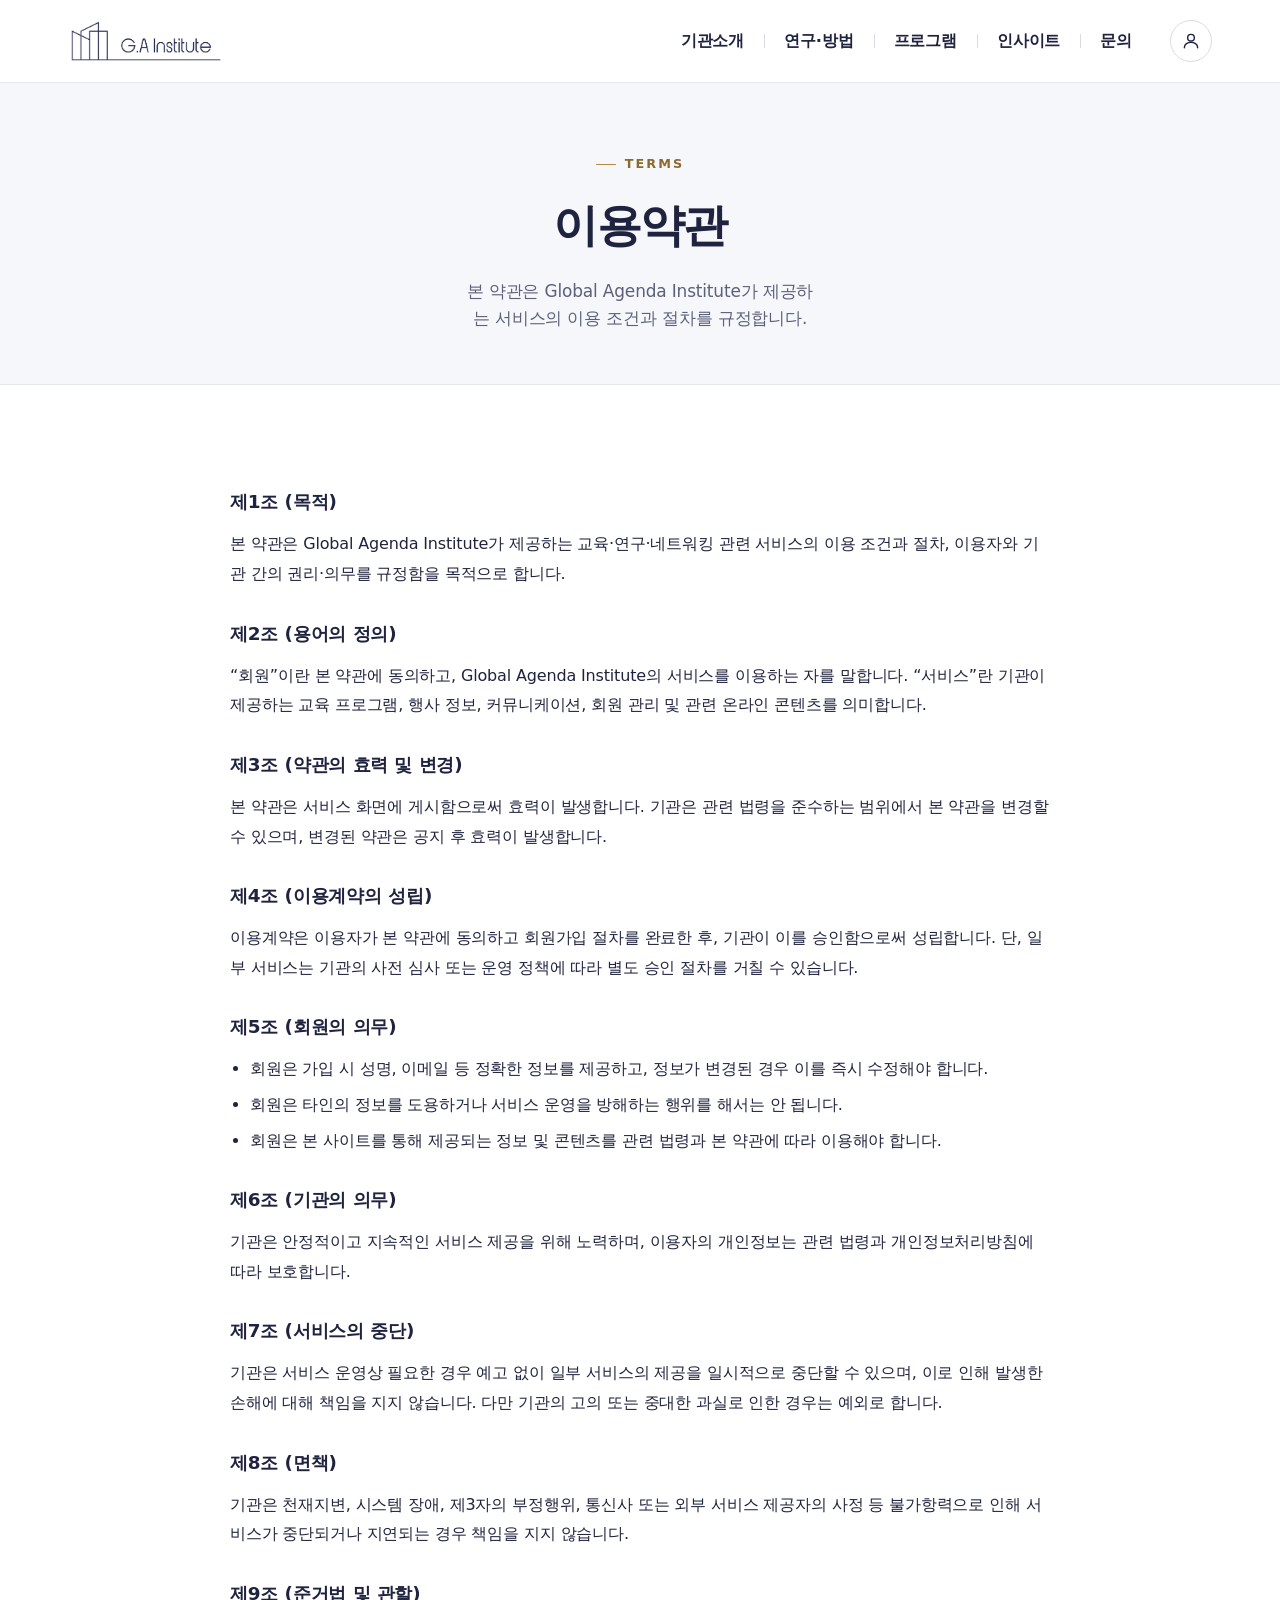
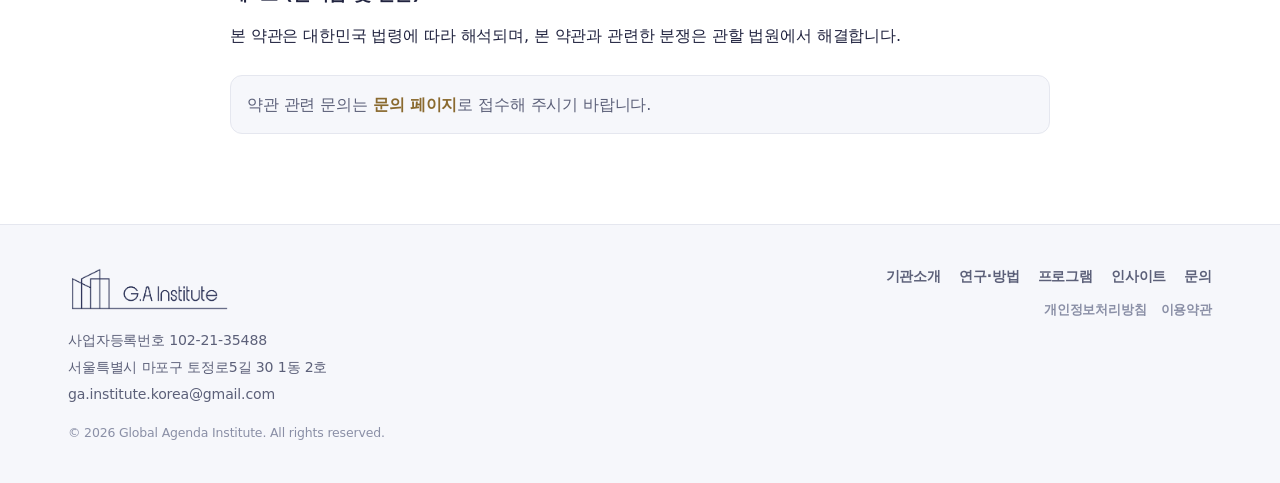
<file: terms.html>
<!DOCTYPE html>
<html lang="ko">
<head>
<meta charset="UTF-8" />
<meta name="viewport" content="width=device-width, initial-scale=1.0" />
<title>이용약관 | Global Agenda Institute</title>
<meta name="description" content="GA Institute 서비스 이용약관." />
<link rel="stylesheet" href="assets/style.css" />
</head>
<body>
<header>
  <div class="wrap nav">
    <a href="index.html"><img class="logo-img" src="assets/logo.png" alt="Global Agenda Institute" /></a>
    <div class="nav-right">
      <nav class="menu">
        <a href="about.html">기관소개</a>
        <a href="method.html">연구·방법</a>
        <a href="programs.html">프로그램</a>
        <a href="insights.html">인사이트</a>
        <a href="contact.html">문의</a>
      </nav>
      <button class="icon-btn login-desktop" data-open-login aria-label="로그인" title="로그인">
        <svg viewBox="0 0 24 24" fill="none" stroke="currentColor" stroke-width="1.7" stroke-linecap="round" stroke-linejoin="round"><circle cx="12" cy="8" r="4"/><path d="M4 20c0-4.2 4-6.5 8-6.5s8 2.3 8 6.5"/></svg>
      </button>
      <button class="icon-btn burger" id="burger" aria-label="메뉴 열기" aria-expanded="false">
        <svg viewBox="0 0 24 24" fill="none" stroke="currentColor" stroke-width="1.8" stroke-linecap="round"><path d="M4 7h16M4 12h16M4 17h16"/></svg>
      </button>
    </div>
  </div>
</header>
<main id="top">
<div class="page-hero"><div class="wrap"><span class="eyebrow">Terms</span><h1>이용약관</h1><p class="lead">본 약관은 Global Agenda Institute가 제공하는 서비스의 이용 조건과 절차를 규정합니다.</p></div></div>
    <div class="section"><div class="wrap"><div class="article"><div class="abody">
      <h3>제1조 (목적)</h3>
      <p>본 약관은 Global Agenda Institute가 제공하는 교육·연구·네트워킹 관련 서비스의 이용 조건과 절차, 이용자와 기관 간의 권리·의무를 규정함을 목적으로 합니다.</p>
      <h3>제2조 (용어의 정의)</h3>
      <p>“회원”이란 본 약관에 동의하고, Global Agenda Institute의 서비스를 이용하는 자를 말합니다. “서비스”란 기관이 제공하는 교육 프로그램, 행사 정보, 커뮤니케이션, 회원 관리 및 관련 온라인 콘텐츠를 의미합니다.</p>
      <h3>제3조 (약관의 효력 및 변경)</h3>
      <p>본 약관은 서비스 화면에 게시함으로써 효력이 발생합니다. 기관은 관련 법령을 준수하는 범위에서 본 약관을 변경할 수 있으며, 변경된 약관은 공지 후 효력이 발생합니다.</p>
      <h3>제4조 (이용계약의 성립)</h3>
      <p>이용계약은 이용자가 본 약관에 동의하고 회원가입 절차를 완료한 후, 기관이 이를 승인함으로써 성립합니다. 단, 일부 서비스는 기관의 사전 심사 또는 운영 정책에 따라 별도 승인 절차를 거칠 수 있습니다.</p>
      <h3>제5조 (회원의 의무)</h3>
      <ul>
        <li>회원은 가입 시 성명, 이메일 등 정확한 정보를 제공하고, 정보가 변경된 경우 이를 즉시 수정해야 합니다.</li>
        <li>회원은 타인의 정보를 도용하거나 서비스 운영을 방해하는 행위를 해서는 안 됩니다.</li>
        <li>회원은 본 사이트를 통해 제공되는 정보 및 콘텐츠를 관련 법령과 본 약관에 따라 이용해야 합니다.</li>
      </ul>
      <h3>제6조 (기관의 의무)</h3>
      <p>기관은 안정적이고 지속적인 서비스 제공을 위해 노력하며, 이용자의 개인정보는 관련 법령과 개인정보처리방침에 따라 보호합니다.</p>
      <h3>제7조 (서비스의 중단)</h3>
      <p>기관은 서비스 운영상 필요한 경우 예고 없이 일부 서비스의 제공을 일시적으로 중단할 수 있으며, 이로 인해 발생한 손해에 대해 책임을 지지 않습니다. 다만 기관의 고의 또는 중대한 과실로 인한 경우는 예외로 합니다.</p>
      <h3>제8조 (면책)</h3>
      <p>기관은 천재지변, 시스템 장애, 제3자의 부정행위, 통신사 또는 외부 서비스 제공자의 사정 등 불가항력으로 인해 서비스가 중단되거나 지연되는 경우 책임을 지지 않습니다.</p>
      <h3>제9조 (준거법 및 관할)</h3>
      <p>본 약관은 대한민국 법령에 따라 해석되며, 본 약관과 관련한 분쟁은 관할 법원에서 해결합니다.</p>
      <p style="margin-top:24px; padding:14px 16px; border:1px solid var(--line); border-radius:12px; background:var(--panel-2); color:var(--muted)">약관 관련 문의는 <a href="contact.html" style="color:var(--accent-ink); font-weight:700">문의 페이지</a>로 접수해 주시기 바랍니다.</p>
    </div></div></div></div>
</main>
<footer id="contact">
  <div class="wrap foot">
    <div>
      <a href="index.html"><img class="logo-img foot-logo" src="assets/logo.png" alt="Global Agenda Institute" /></a>
      <p class="foot-info">
        사업자등록번호 102-21-35488<br>
        서울특별시 마포구 토정로5길 30 1동 2호<br>
        ga.institute.korea@gmail.com
      </p>
      <p class="foot-copy">© 2026 Global Agenda Institute. All rights reserved.</p>
    </div>
    <nav>
      <div class="foot-main"><a href="about.html">기관소개</a><a href="method.html">연구·방법</a><a href="programs.html">프로그램</a><a href="insights.html">인사이트</a><a href="contact.html">문의</a></div>
      <div class="foot-legal"><a href="privacy.html">개인정보처리방침</a><a href="terms.html">이용약관</a></div>
    </nav>
  </div>
</footer>
<!-- ===== LOGIN MODAL ===== -->
<div class="modal" id="loginModal" role="dialog" aria-modal="true" aria-label="로그인">
  <div class="modal-card">
    <button class="modal-x" data-close aria-label="닫기">✕</button>
    <img class="logo-img" src="assets/logo.png" alt="Global Agenda Institute" />
    <h2>멤버 로그인</h2>
    <p class="msub">GA Institute 회원 서비스를 이용하시려면 로그인해 주세요.</p>
    <form id="loginForm">
      <input class="field" type="text" placeholder="아이디" aria-label="아이디" />
      <input class="field" type="password" placeholder="비밀번호" aria-label="비밀번호" />
      <label class="remember"><input type="checkbox" /> 로그인 상태 유지</label>
      <button class="signin" type="submit">로그인</button>
      <p class="form-note" id="loginNote" hidden></p>
    </form>
    <div class="modal-links"><a href="contact.html">아이디 찾기</a><a href="contact.html">비밀번호 찾기</a><a href="signup.html">회원가입</a></div>
  </div>
</div>



<!-- ===== MOBILE DRAWER ===== -->
<div class="drawer" id="drawer">
  <div class="drawer-panel">
    <div class="drawer-top">
      <img class="logo-img" src="assets/logo.png" alt="Global Agenda Institute" style="height:38px" />
      <button class="icon-btn" id="drawerClose" aria-label="닫기"><svg viewBox="0 0 24 24" fill="none" stroke="currentColor" stroke-width="1.8" stroke-linecap="round"><path d="M6 6l12 12M18 6L6 18"/></svg></button>
    </div>
    <div class="dlinks">
      <a href="about.html">기관소개</a>
      <a href="method.html">연구·방법</a>
      <a href="programs.html">프로그램</a>
      <a href="insights.html">인사이트</a>
      <a href="contact.html">문의</a>
    </div>
    <button class="btn btn-primary drawer-login" style="width:100%" data-open-login>로그인</button>
  </div>
</div>



<script src="assets/main.js"></script>
</body>
</html>
</file>
<file: assets/style.css>
:root{
    --bg:#FFFFFF; --surface:#FFFFFF; --panel:#F1F3F8; --panel-2:#F6F7FB;
    --ink:#20233F; --brand:#262A4D; --brand-ink:#14162E; --band:#20233F;
    --muted:#5C6079; --sub:#8A8FA6; --line:#E5E7EF; --line-strong:#D8DBE6;
    --accent:#B08A46; --accent-soft:#F5EEDF; --accent-ink:#8A6A2F;
    --btn:#20233F; --btn-text:#FFFFFF; --btn-hover:#14162E;
    --radius:14px; --shadow:0 18px 50px -30px rgba(20,24,60,.30);
    --shadow-sm:0 8px 22px -16px rgba(20,24,60,.28);
    --maxw:1200px;
    --serif:"Pretendard","Apple SD Gothic Neo",system-ui,-apple-system,"Segoe UI",sans-serif;
  }
  @media (prefers-color-scheme:dark){:root{
    --bg:#0B0D18; --surface:#131627; --panel:#191D30; --panel-2:#151930;
    --ink:#EDEFF7; --brand:#EDEFF7; --brand-ink:#C7CBDD;
    --muted:#9599B4; --sub:#787D98; --line:#262B44; --line-strong:#333A57;
    --accent:#CBA35B; --accent-soft:#241E10; --accent-ink:#CBA35B;
    --btn:#EAECF5; --btn-text:#161A2E; --btn-hover:#FFFFFF;
    --shadow:0 22px 55px -28px rgba(0,0,0,.75); --shadow-sm:0 10px 24px -18px rgba(0,0,0,.7);
  }}
  :root[data-theme="dark"]{
    --bg:#0B0D18; --surface:#131627; --panel:#191D30; --panel-2:#151930;
    --ink:#EDEFF7; --brand:#EDEFF7; --brand-ink:#C7CBDD;
    --muted:#9599B4; --sub:#787D98; --line:#262B44; --line-strong:#333A57;
    --accent:#CBA35B; --accent-soft:#241E10; --accent-ink:#CBA35B;
    --btn:#EAECF5; --btn-text:#161A2E; --btn-hover:#FFFFFF;
    --shadow:0 22px 55px -28px rgba(0,0,0,.75); --shadow-sm:0 10px 24px -18px rgba(0,0,0,.7);
  }
  :root[data-theme="light"]{
    --bg:#FFFFFF; --surface:#FFFFFF; --panel:#F1F3F8; --panel-2:#F6F7FB;
    --ink:#20233F; --brand:#262A4D; --brand-ink:#14162E; --band:#20233F;
    --muted:#5C6079; --sub:#8A8FA6; --line:#E5E7EF; --line-strong:#D8DBE6;
    --accent:#B08A46; --accent-soft:#F5EEDF; --accent-ink:#8A6A2F;
    --btn:#20233F; --btn-text:#FFFFFF; --btn-hover:#14162E;
    --shadow:0 18px 50px -30px rgba(20,24,60,.30); --shadow-sm:0 8px 22px -16px rgba(20,24,60,.28);
  }

  *{box-sizing:border-box}
  html{scroll-behavior:smooth}
  body{margin:0; background:var(--bg); color:var(--ink);
    font-family:"Pretendard","Apple SD Gothic Neo",system-ui,-apple-system,"Segoe UI",sans-serif;
    -webkit-font-smoothing:antialiased; line-height:1.6; letter-spacing:-0.01em}
  .wrap{max-width:var(--maxw); margin:0 auto; padding:0 28px}
  a{color:inherit; text-decoration:none}
  [hidden]{display:none !important}
  .btn{display:inline-flex; align-items:center; gap:8px; justify-content:center; font-weight:700; font-size:.95rem;
    border-radius:11px; padding:13px 24px; cursor:pointer; border:1px solid transparent; transition:.18s; font-family:inherit}
  .btn-primary{background:var(--btn); color:var(--btn-text)}
  .btn-primary:hover{background:var(--btn-hover); transform:translateY(-1px)}
  .btn-ghost{background:transparent; color:var(--ink); border-color:var(--line-strong)}
  .btn-ghost:hover{border-color:var(--ink); background:var(--panel)}
  .eyebrow{display:inline-flex; align-items:center; gap:9px; font-size:.8rem; font-weight:700;
    letter-spacing:.16em; text-transform:uppercase; color:var(--accent-ink)}
  .eyebrow::before{content:""; width:20px; height:1.5px; background:var(--accent); border-radius:2px}

  /* ---------- LOGO ---------- */
  .logo-img{display:block; height:46px; width:auto}
  @media (prefers-color-scheme:dark){.logo-img{filter:brightness(0) invert(1) opacity(.92)}}
  :root[data-theme="dark"] .logo-img{filter:brightness(0) invert(1) opacity(.92)}
  :root[data-theme="light"] .logo-img{filter:none}
  .foot-logo{height:48px}

  /* ---------- HEADER ---------- */
  header{position:sticky; top:0; z-index:50; background:color-mix(in srgb,var(--bg) 92%, transparent);
    backdrop-filter:saturate(150%) blur(12px); border-bottom:1px solid var(--line)}
  .nav{display:flex; align-items:center; justify-content:space-between; height:82px; gap:20px}
  .nav-right{display:flex; align-items:center; gap:18px}
  nav.menu{display:flex; align-items:center}
  nav.menu a{position:relative; padding:8px 20px; font-weight:700; font-size:1.02rem; color:var(--ink); transition:.15s; cursor:pointer}
  nav.menu a+a::before{content:""; position:absolute; left:0; top:50%; transform:translateY(-50%); width:1px; height:14px; background:var(--line-strong)}
  nav.menu a:hover{color:var(--accent-ink)}
  nav.menu a.active{color:var(--accent-ink)}
  nav.menu a.active::after{content:""; position:absolute; left:20px; right:20px; bottom:-2px; height:2px; background:var(--accent); border-radius:2px}
  .icon-btn{width:42px; height:42px; border-radius:50%; display:grid; place-items:center;
    border:1px solid var(--line-strong); color:var(--ink); background:var(--surface); transition:.15s; flex:none; cursor:pointer}
  .icon-btn:hover{border-color:var(--brand); color:var(--accent-ink); background:var(--panel); transform:translateY(-1px)}
  .icon-btn svg{width:20px; height:20px}
  .burger{display:none}

  /* ---------- HERO BANNER ---------- */
  .banner{position:relative; height:min(62vh,540px); min-height:400px; overflow:hidden; display:grid; place-items:end center; text-align:center}
  .banner-photo{position:absolute; inset:0; background:url("banner.jpg") center 32% / cover no-repeat}
  .banner-veil{position:absolute; inset:0; background:
    linear-gradient(180deg,rgba(10,14,28,.32) 0%,rgba(10,14,28,.04) 30%,rgba(10,14,28,.22) 58%,rgba(8,11,24,.78) 100%),
    linear-gradient(90deg,rgba(18,24,48,.22),transparent 42%)}
  .banner-title{position:relative; z-index:2; padding-bottom:9%; color:#fff}
  .banner-title h1{margin:0; font-family:var(--serif); font-weight:600; letter-spacing:.01em; font-size:clamp(2.1rem,5.4vw,3.5rem); text-shadow:0 4px 24px rgba(0,0,0,.5)}
  .banner-title p{margin:12px 0 0; font-size:clamp(.92rem,1.8vw,1.12rem); font-weight:600; letter-spacing:.05em; opacity:.94}

  /* ---------- QUICK LINKS ---------- */
  .quick{padding:52px 0 8px}
  .quick-grid{display:grid; grid-template-columns:repeat(5,1fr); gap:16px; max-width:920px; margin:0 auto}
  .qitem{display:flex; flex-direction:column; align-items:center; gap:14px; padding:8px; transition:.18s; cursor:pointer}
  .qitem:hover{transform:translateY(-4px)}
  .qcircle{width:88px; height:88px; border-radius:50%; display:grid; place-items:center; color:#fff; box-shadow:var(--shadow-sm)}
  .qcircle svg{width:38px; height:38px}
  .qitem:nth-child(1) .qcircle{background:linear-gradient(145deg,#3a5c8a,#2c4670)}
  .qitem:nth-child(2) .qcircle{background:linear-gradient(145deg,#35608e,#26486e)}
  .qitem:nth-child(3) .qcircle{background:linear-gradient(145deg,#3f79a6,#2f5c82)}
  .qitem:nth-child(4) .qcircle{background:linear-gradient(145deg,#6f9cc4,#5480aa)}
  .qitem:nth-child(5) .qcircle{background:linear-gradient(145deg,#4a90c4,#357099)}
  .qitem span{font-weight:700; font-size:.95rem; color:var(--ink); text-align:center}

  /* ---------- SHARED ---------- */
  .rows{padding:46px 0 40px; display:flex; flex-direction:column; gap:28px}
  .row3{display:grid; grid-template-columns:1fr 1fr 1fr; gap:24px}
  .box{background:var(--surface); border:1px solid var(--line); border-radius:var(--radius); padding:26px 26px 24px}
  .box-head{display:flex; align-items:center; justify-content:space-between; margin-bottom:16px}
  .box-head h2{margin:0; font-size:1.22rem; font-weight:800; letter-spacing:-.02em}
  .more{font-size:.82rem; font-weight:600; color:var(--muted); display:inline-flex; align-items:center; gap:4px; cursor:pointer}
  .more:hover{color:var(--accent-ink)}
  .accent-under{position:relative; padding-left:14px}
  .accent-under::before{content:""; position:absolute; left:0; top:52%; transform:translateY(-50%); width:4px; height:18px; background:var(--accent); border-radius:2px}
  .list{list-style:none; margin:0; padding:0; display:flex; flex-direction:column}
  .list li{display:flex; align-items:center; gap:12px; padding:11px 0; border-top:1px dashed var(--line)}
  .list li:first-child{border-top:none}
  .list li .dot{width:4px; height:4px; border-radius:50%; background:var(--accent); flex:none}
  .list li a{flex:1; font-size:.93rem; color:var(--ink); overflow:hidden; text-overflow:ellipsis; white-space:nowrap; cursor:pointer}
  .list li a:hover{color:var(--accent-ink)}
  .list li time{font-size:.82rem; color:var(--sub); font-variant-numeric:tabular-nums; flex:none}
  .journal{text-align:center; display:flex; flex-direction:column; align-items:center}
  .cover{width:150px; aspect-ratio:3/4.1; border-radius:6px; overflow:hidden; box-shadow:var(--shadow);
    background:linear-gradient(170deg,#20233F 0%,#2f345c 60%,#20233F 100%); position:relative;
    display:flex; flex-direction:column; align-items:center; padding:22px 14px; color:#fff}
  .cover .issn{position:absolute; top:9px; right:10px; font-size:.5rem; opacity:.7}
  .cover .ttl{font-family:var(--serif); font-size:1.02rem; line-height:1.3; margin-top:6px}
  .cover .vol{font-size:.6rem; opacity:.75; margin-top:6px}
  .cover .band{position:absolute; left:0; right:0; bottom:26%; height:34%; background:var(--accent); opacity:.9}
  .cover .seal{position:absolute; bottom:10px; font-size:.55rem; opacity:.85; letter-spacing:.1em}
  .journal h3{margin:16px 0 4px; font-size:1.06rem; font-weight:800}
  .journal .jsub{font-size:.82rem; color:var(--muted); margin:0 0 14px}
  .j-btns{display:grid; grid-template-columns:1fr 1fr; gap:10px; width:100%}
  .j-btns a{font-size:.88rem; font-weight:700; border:1px solid var(--line-strong); border-radius:8px; padding:11px 0; text-align:center; cursor:pointer}
  .j-btns a:hover{border-color:var(--ink); background:var(--panel-2)}

  /* ---------- GALLERY ---------- */
  .gallery-sec{padding:24px 0 84px}
  .sec-head{display:flex; align-items:flex-end; justify-content:space-between; margin-bottom:22px; gap:16px}
  .sec-head h2{margin:0; font-size:1.5rem; font-weight:800; letter-spacing:-.025em}
  .sec-head p{margin:6px 0 0; color:var(--muted); font-size:.95rem}
  .gal4{display:grid; grid-template-columns:repeat(4,1fr); gap:20px}
  .gal-item{cursor:pointer}
  .gal-item .thumb{aspect-ratio:4/3; border-radius:11px; overflow:hidden; position:relative; background:#1a2340; border:1px solid var(--line)}
  .thumb .scene{position:absolute; inset:0; width:100%; height:100%; display:block; z-index:0}
  .thumb::after{content:""; position:absolute; inset:0; z-index:1; pointer-events:none; background:
    radial-gradient(60% 50% at 50% 18%,rgba(255,255,255,.10),transparent 70%),linear-gradient(180deg,transparent 55%,rgba(0,0,0,.32))}
  .thumb .badge{position:absolute; z-index:2; left:11px; top:11px; color:#fff; font-size:.73rem; font-weight:800;
    background:rgba(176,138,70,.92); padding:4px 10px; border-radius:5px}
  .gal-item:hover .thumb{box-shadow:var(--shadow)}
  .gal-item p{margin:12px 0 3px; font-size:.98rem; font-weight:700}
  .gal-item time{font-size:.8rem; color:var(--sub); font-variant-numeric:tabular-nums}

  /* ---------- SUB PAGE SHELL ---------- */
  .page-hero{padding:64px 0 52px; text-align:center; border-bottom:1px solid var(--line); background:var(--panel-2)}
  .page-hero h1{font-size:clamp(1.9rem,4vw,2.8rem); font-weight:800; letter-spacing:-.035em; margin:16px auto 0; max-width:20ch; text-wrap:balance}
  .page-hero .lead{color:var(--muted); font-size:1.06rem; margin:16px auto 0; max-width:60ch; text-wrap:balance}
  .section{padding:72px 0}
  .section.alt{background:var(--panel-2); border-top:1px solid var(--line); border-bottom:1px solid var(--line)}
  .section h2.title{font-size:clamp(1.5rem,3vw,2.1rem); font-weight:800; letter-spacing:-.03em; margin:14px 0 0; text-wrap:balance}
  .center{text-align:center; max-width:660px; margin:0 auto 44px}
  .center p{color:var(--muted); font-size:1.02rem; margin:14px 0 0}

  .grid4{display:grid; grid-template-columns:repeat(4,1fr); gap:20px}
  .grid3{display:grid; grid-template-columns:repeat(3,1fr); gap:22px}
  .grid2{display:grid; grid-template-columns:1fr 1fr; gap:26px; align-items:center}
  .fcard{background:var(--surface); border:1px solid var(--line); border-radius:var(--radius); padding:28px 24px; transition:.2s}
  .fcard:hover{transform:translateY(-4px); box-shadow:var(--shadow); border-color:color-mix(in srgb,var(--accent) 40%,var(--line))}
  .fcard .ic{width:52px; height:52px; border-radius:13px; display:grid; place-items:center; background:var(--accent-soft); color:var(--accent-ink); margin-bottom:16px}
  .fcard .ic svg{width:26px; height:26px}
  .fcard h3{margin:0 0 8px; font-size:1.16rem; font-weight:800; letter-spacing:-.02em}
  .fcard p{margin:0; color:var(--muted); font-size:.93rem}
  .fcard .kw{margin-top:14px; font-size:.78rem; font-weight:700; color:var(--accent-ink); letter-spacing:.02em}

  .mission{background:var(--band); color:#fff; border-radius:20px; padding:52px 40px; text-align:center; position:relative; overflow:hidden}
  .mission::before{content:""; position:absolute; inset:0; background:
    linear-gradient(rgba(255,255,255,.05) 1px,transparent 1px),linear-gradient(90deg,rgba(255,255,255,.05) 1px,transparent 1px);
    background-size:44px 44px; mask-image:radial-gradient(70% 90% at 50% 0%,#000,transparent 75%); -webkit-mask-image:radial-gradient(70% 90% at 50% 0%,#000,transparent 75%)}
  .mission>*{position:relative}
  .mission .q{font-family:var(--serif); font-size:clamp(1.4rem,3vw,2rem); line-height:1.5; margin:0; text-wrap:balance}
  .mission .q b{color:var(--accent)}
  .mission .sig{margin-top:18px; font-size:.9rem; opacity:.8; letter-spacing:.04em}

  .stat-strip{display:grid; grid-template-columns:repeat(4,1fr); border:1px solid var(--line); border-radius:var(--radius); overflow:hidden; background:var(--surface)}
  .stat-strip .st{text-align:center; padding:28px 16px; border-right:1px solid var(--line)}
  .stat-strip .st:last-child{border-right:none}
  .stat-strip .st b{display:block; font-family:var(--serif); font-size:clamp(1.6rem,3vw,2.1rem); font-weight:600; color:var(--ink); font-variant-numeric:tabular-nums}
  .stat-strip .st span{font-size:.85rem; color:var(--muted); font-weight:600}
  .stat-strip .st b i{font-style:normal; color:var(--accent-ink)}

  /* program */
  .track{background:var(--surface); border:1px solid var(--line); border-radius:var(--radius); padding:26px; display:flex; flex-direction:column; gap:12px}
  .track .tno{font-family:var(--serif); font-size:.95rem; color:var(--accent-ink)}
  .track h3{margin:0; font-size:1.14rem; font-weight:800}
  .track p{margin:0; color:var(--muted); font-size:.92rem; flex:1}
  .track .tags{display:flex; flex-wrap:wrap; gap:6px}
  .track .tags span{font-size:.74rem; font-weight:700; color:var(--accent-ink); background:var(--accent-soft); padding:4px 9px; border-radius:999px}
  .feature{display:grid; grid-template-columns:1.1fr 1fr; gap:0; border:1px solid var(--line); border-radius:18px; overflow:hidden; background:var(--surface)}
  .feature .fL{padding:40px 36px}
  .feature .fR{padding:36px; background:var(--panel-2); border-left:1px solid var(--line)}
  .feature h3{margin:12px 0 0; font-size:1.5rem; font-weight:800; letter-spacing:-.02em}
  .feature .fdesc{color:var(--muted); margin:14px 0 22px; font-size:.98rem}
  .meta{display:flex; flex-wrap:wrap; gap:10px; margin-bottom:8px}
  .meta .m{background:var(--panel); border:1px solid var(--line); border-radius:9px; padding:9px 13px; font-size:.84rem}
  .meta .m b{color:var(--ink); font-weight:800; margin-right:6px}
  .curriculum{list-style:none; margin:0; padding:0}
  .curriculum li{display:flex; gap:14px; padding:12px 0; border-bottom:1px dashed var(--line)}
  .curriculum li:last-child{border-bottom:none}
  .curriculum .wk{flex:none; width:52px; font-family:var(--serif); font-weight:600; color:var(--accent-ink); font-size:.9rem}
  .curriculum .ct b{display:block; font-size:.95rem; font-weight:700}
  .curriculum .ct span{font-size:.84rem; color:var(--muted)}
  .steps{display:grid; grid-template-columns:repeat(4,1fr); gap:18px}
  .step{position:relative; padding:22px; border:1px solid var(--line); border-radius:var(--radius); background:var(--surface)}
  .step .sn{width:34px; height:34px; border-radius:50%; background:var(--band); color:#fff; display:grid; place-items:center; font-weight:800; font-size:.9rem; margin-bottom:14px}
  :root[data-theme="dark"] .step .sn{color:#fff}
  .step h4{margin:0 0 6px; font-size:1.02rem; font-weight:800}
  .step p{margin:0; color:var(--muted); font-size:.88rem}
  .cta-band{background:var(--band); color:#fff; border-radius:20px; padding:52px 32px; text-align:center; margin-top:12px}
  .cta-band h2{margin:0; font-size:clamp(1.6rem,3vw,2.2rem); font-weight:800; letter-spacing:-.03em; text-wrap:balance}
  .cta-band p{margin:14px auto 26px; opacity:.85; max-width:48ch}
  .cta-band .btn-primary{background:#fff; color:#20233F}
  .cta-band .btn-primary:hover{background:#eef0fb}
  .cta-band .btn-ghost{border-color:rgba(255,255,255,.45); color:#fff}
  .cta-band .btn-ghost:hover{background:rgba(255,255,255,.12); border-color:#fff}
  .cta-actions{display:flex; gap:12px; justify-content:center; flex-wrap:wrap}

  /* ---------- LIST / BOARD / ARCHIVE ---------- */
  .filters{display:flex; flex-wrap:wrap; gap:8px; margin-bottom:26px}
  .chip{padding:9px 18px; border-radius:999px; border:1px solid var(--line-strong); background:var(--surface); font-weight:700; font-size:.9rem; color:var(--muted); cursor:pointer; transition:.15s}
  .chip:hover{border-color:var(--ink); color:var(--ink)}
  .chip.on{background:var(--brand); color:var(--btn-text); border-color:var(--brand)}
  .evrow{display:grid; grid-template-columns:auto 1fr auto; gap:22px; align-items:center; padding:22px; border:1px solid var(--line); border-radius:var(--radius); background:var(--surface); transition:.18s; cursor:pointer}
  .evrow+.evrow{margin-top:14px}
  .evrow:hover{border-color:color-mix(in srgb,var(--accent) 40%,var(--line)); box-shadow:var(--shadow-sm); transform:translateY(-2px)}
  .evdate{text-align:center; min-width:78px; border-right:1px solid var(--line); padding-right:22px}
  .evdate .d{font-family:var(--serif); font-size:1.9rem; font-weight:600; line-height:1; color:var(--ink)}
  .evdate .m{font-size:.76rem; color:var(--muted); font-weight:700; letter-spacing:.04em; margin-top:4px}
  .evbody .cat{font-size:.76rem; font-weight:800; color:var(--accent-ink); letter-spacing:.03em}
  .evbody h3{margin:5px 0 7px; font-size:1.12rem; font-weight:800; letter-spacing:-.02em}
  .evbody .meta2{display:flex; flex-wrap:wrap; gap:16px; font-size:.85rem; color:var(--muted)}
  .evbody .meta2 span{display:inline-flex; align-items:center; gap:5px}
  .status{flex:none; font-size:.78rem; font-weight:800; padding:6px 13px; border-radius:999px}
  .status.open{background:var(--accent-soft); color:var(--accent-ink)}
  .status.done{background:var(--panel); color:var(--sub)}
  .board-wrap{overflow-x:auto}
  .board{width:100%; border-top:2px solid var(--ink); border-collapse:collapse; min-width:640px}
  .board th,.board td{padding:15px 12px; border-bottom:1px solid var(--line); text-align:left; font-size:.92rem}
  .board th{font-size:.82rem; color:var(--muted); font-weight:700; background:var(--panel-2)}
  .board td.num,.board td.date,.board td.views{color:var(--sub); font-variant-numeric:tabular-nums; white-space:nowrap; width:1%; text-align:center}
  .board td.tit a{font-weight:600; cursor:pointer}
  .board td.tit a:hover{color:var(--accent-ink)}
  .board tbody tr:hover td{background:var(--panel-2)}
  .board .tag{font-size:.72rem; font-weight:800; color:var(--accent-ink); margin-right:8px}
  .pager{display:flex; justify-content:center; gap:6px; margin-top:34px}
  .pager a{min-width:38px; height:38px; display:grid; place-items:center; border:1px solid var(--line); border-radius:8px; font-size:.9rem; font-weight:700; color:var(--muted); cursor:pointer}
  .pager a:hover{border-color:var(--ink); color:var(--ink)}
  .pager a.on{background:var(--brand); color:var(--btn-text); border-color:var(--brand)}
  .article{max-width:820px; margin:0 auto}
  .article .ahead{border-bottom:1px solid var(--line); padding-bottom:22px; margin-bottom:26px}
  .article .cat{font-size:.78rem; font-weight:800; color:var(--accent-ink)}
  .article h1{font-size:clamp(1.5rem,3vw,2rem); font-weight:800; letter-spacing:-.03em; margin:10px 0 14px; text-wrap:balance}
  .article .ameta{display:flex; flex-wrap:wrap; gap:16px; font-size:.85rem; color:var(--muted)}
  .article .abody{font-size:1rem; line-height:1.85}
  .article .abody p{margin:0 0 18px}
  .article .abody h3{margin:28px 0 10px; font-size:1.15rem; font-weight:800}
  .article .abody ul{margin:0 0 18px; padding-left:20px}
  .article .abody li{margin:6px 0}
  .article .files{margin:26px 0; padding:16px 18px; border:1px solid var(--line); border-radius:12px; background:var(--panel-2)}
  .article .files a{display:inline-flex; align-items:center; gap:8px; font-size:.9rem; font-weight:600; cursor:pointer}
  .article .anav{margin-top:30px; border-top:1px solid var(--line)}
  .article .anav a{display:flex; gap:14px; padding:16px 4px; border-bottom:1px solid var(--line); cursor:pointer; font-size:.92rem}
  .article .anav .lbl{color:var(--muted); font-weight:700; min-width:44px}
  .article .anav a:hover .t{color:var(--accent-ink)}
  .article .backbtn{text-align:center; margin-top:32px}
  .pubgrid{display:grid; grid-template-columns:repeat(4,1fr); gap:26px}
  .pub{cursor:pointer}
  .pub .pcover{aspect-ratio:3/4.2; border-radius:4px; overflow:hidden; position:relative; box-shadow:var(--shadow-sm); transition:.2s; display:block}
  .pub:hover .pcover{transform:translateY(-6px); box-shadow:var(--shadow)}
  .pub:nth-child(odd) .pcover{background:#ECE2CD; color:#4b4234}
  .pub:nth-child(even) .pcover{background:#DDCBA9; color:#463d2b}
  .pcover::before{content:""; position:absolute; left:0; top:0; bottom:0; width:9px; background:linear-gradient(90deg, rgba(0,0,0,.16), rgba(0,0,0,0)); pointer-events:none}
  .pcv-frame{position:absolute; inset:12px 12px 12px 18px; border:1px solid rgba(70,60,42,.30); border-radius:2px; pointer-events:none}
  .pcv-body{position:absolute; left:30px; right:22px; bottom:24px; display:flex; flex-direction:column}
  .pc-issn{position:absolute; top:22px; right:22px; font-size:.5rem; letter-spacing:.06em; opacity:.5}
  .pc-kicker{font-size:.55rem; letter-spacing:.24em; text-transform:uppercase; opacity:.6}
  .pc-title{font-size:1.05rem; line-height:1.3; font-weight:700; margin-top:10px; letter-spacing:-.01em}
  .pc-rule{width:28px; height:2px; background:#9c7b3e; margin:12px 0 9px}
  .pc-vol{font-size:.6rem; letter-spacing:.04em; opacity:.6}
  .pub .ptype{margin:13px 0 2px; font-size:.74rem; font-weight:800; color:var(--accent-ink)}
  .pub .pname{font-size:.95rem; font-weight:700; line-height:1.4}
  .pub time{font-size:.8rem; color:var(--sub)}

  /* ---------- EVENT DETAIL ---------- */
  .ev-detail{display:grid; grid-template-columns:1fr 340px; gap:38px; align-items:start}
  .ev-block{margin-bottom:40px}
  .ev-block:last-child{margin-bottom:0}
  .ev-main h2{font-size:1.28rem; font-weight:800; letter-spacing:-.02em; margin:0 0 16px; padding-bottom:10px; border-bottom:2px solid var(--ink)}
  .ev-main p{color:var(--muted); font-size:.98rem; line-height:1.8; margin:0}
  .agenda{list-style:none; margin:0; padding:0}
  .agenda li{display:grid; grid-template-columns:118px 1fr; gap:18px; padding:14px 0; border-bottom:1px dashed var(--line)}
  .agenda li:last-child{border-bottom:none}
  .agenda .tm{font-weight:700; color:var(--accent-ink); font-variant-numeric:tabular-nums; font-size:.92rem}
  .agenda .ag b{display:block; font-size:.98rem; font-weight:700}
  .agenda .ag span{font-size:.86rem; color:var(--muted)}
  .speakers{display:grid; grid-template-columns:repeat(3,1fr); gap:16px}
  .spk{text-align:center; padding:22px 14px; border:1px solid var(--line); border-radius:var(--radius); background:var(--surface)}
  .spk .av{width:66px; height:66px; border-radius:50%; margin:0 auto 12px; background:linear-gradient(160deg,#2f345c,#20233F); display:grid; place-items:end center; overflow:hidden}
  .spk .av svg{width:80%; height:86%; color:#cdd3e6}
  .spk b{display:block; font-size:.96rem; font-weight:800}
  .spk span{font-size:.82rem; color:var(--muted)}
  .ev-side{position:sticky; top:100px; border:1px solid var(--line); border-radius:16px; overflow:hidden; background:var(--surface); box-shadow:var(--shadow-sm)}
  .ev-side .sh{padding:20px 22px; background:var(--band); color:#fff}
  .ev-side .sh .cat{font-size:.76rem; font-weight:800; color:var(--accent); letter-spacing:.04em}
  .ev-side .sh h3{margin:6px 0 0; font-size:1.14rem; font-weight:800; line-height:1.35}
  .ev-side dl{margin:0; padding:20px 22px; display:grid; grid-template-columns:auto 1fr; gap:15px 16px}
  .ev-side dt{font-size:.85rem; color:var(--muted); font-weight:700}
  .ev-side dd{margin:0; font-size:.9rem; font-weight:600; text-align:right}
  .ev-side .sfoot{padding:4px 22px 22px}
  .ev-side .sfoot .btn{width:100%}
  .ev-side .sfoot .note{text-align:center; font-size:.8rem; color:var(--sub); margin:10px 0 0}

  /* ---------- SIGNUP ---------- */
  .form-card{max-width:640px; margin:0 auto; background:var(--surface); border:1px solid var(--line); border-radius:18px; padding:38px 36px}
  .fgroup{margin-bottom:22px}
  .fgroup>label{display:block; font-size:.88rem; font-weight:700; margin-bottom:8px}
  .fgroup .req{color:var(--accent-ink); margin-left:2px}
  .frow{display:grid; grid-template-columns:1fr 1fr; gap:12px}
  .hint{font-size:.8rem; color:var(--sub); margin:6px 0 0}
  .agree{border:1px solid var(--line); border-radius:12px; padding:16px 20px; background:var(--panel-2)}
  .agree .all{display:flex; align-items:center; gap:10px; font-weight:800; font-size:.95rem; padding-bottom:14px; margin-bottom:10px; border-bottom:1px solid var(--line); cursor:pointer}
  .checkline{display:flex; align-items:center; gap:10px; font-size:.9rem; color:var(--muted); padding:7px 0; cursor:pointer}
  .checkline a{color:var(--accent-ink); text-decoration:underline; cursor:pointer}
  .checkline .opt{margin-left:auto; font-size:.78rem; color:var(--sub)}
  .interests{display:flex; flex-wrap:wrap; gap:10px}
  .icheck{position:relative; cursor:pointer}
  .icheck input{position:absolute; opacity:0}
  .icheck span{display:inline-block; padding:10px 18px; border:1px solid var(--line-strong); border-radius:999px; font-weight:700; font-size:.9rem; color:var(--muted); transition:.15s}
  .icheck input:checked+span{background:var(--accent-soft); border-color:var(--accent); color:var(--accent-ink)}
  .icheck input:focus-visible+span{outline:2px solid var(--brand); outline-offset:2px}
  .form-alt{text-align:center; margin-top:18px; font-size:.9rem; color:var(--muted)}
  .form-alt a{color:var(--accent-ink); font-weight:700; cursor:pointer}
  .form-card input[type=checkbox]{width:17px; height:17px; accent-color:var(--brand); flex:none}

  /* ---------- FOOTER ---------- */
  footer{border-top:1px solid var(--line); background:var(--panel-2); padding:40px 0; color:var(--muted); font-size:.88rem}
.foot{display:grid; grid-template-columns:minmax(0,1fr) auto; align-items:start; gap:24px}
.foot-info{max-width:60ch; line-height:1.9; margin:14px 0 0}
.foot-copy{margin:16px 0 0; font-size:.78rem; color:var(--sub)}
.foot nav{display:flex; flex-direction:column; align-items:flex-end; gap:12px; font-weight:600}
.foot-main{display:flex; gap:18px; flex-wrap:wrap; justify-content:flex-end}
.foot-legal{display:flex; gap:14px; flex-wrap:wrap; justify-content:flex-end}
.foot-main a{cursor:pointer}
.foot-main a:hover{color:var(--ink)}
.foot-legal a{cursor:pointer; font-size:.8rem; color:var(--sub)}
.foot-legal a:hover{color:var(--ink)}
@media (max-width:720px){.foot{grid-template-columns:1fr;}.foot nav{align-items:flex-start; width:100%}.foot-main,.foot-legal{justify-content:flex-start}}
@media (max-width:560px){.foot-main,.foot-legal{gap:12px 14px}}
  .modal{position:fixed; inset:0; z-index:100; display:grid; place-items:center; padding:20px;
    background:rgba(10,12,24,.55); backdrop-filter:blur(3px); opacity:0; pointer-events:none; transition:.2s}
  .modal.open{opacity:1; pointer-events:auto}
  .modal-card{width:min(420px,100%); background:var(--surface); border:1px solid var(--line); border-radius:18px;
    padding:34px 32px 28px; box-shadow:var(--shadow); text-align:center; transform:translateY(12px) scale(.98); transition:.22s}
  .modal.open .modal-card{transform:none}
  .modal-x{position:absolute; top:0; right:0; margin:16px; width:34px; height:34px; border-radius:8px; border:none;
    background:var(--panel); color:var(--muted); cursor:pointer; font-size:1rem}
  .modal-x:hover{background:var(--line); color:var(--ink)}
  .modal-card .logo-img{height:38px; margin:0 auto 18px}
  .modal-card h2{margin:0; font-size:1.3rem; font-weight:800}
  .modal-card .msub{margin:8px 0 22px; font-size:.9rem; color:var(--muted)}
  .field{width:100%; margin-bottom:11px; padding:14px 15px; border:1px solid var(--line-strong); border-radius:9px;
    background:var(--panel-2); color:var(--ink); font-size:.94rem; font-family:inherit}
  .field:focus{outline:2px solid color-mix(in srgb,var(--brand) 45%,transparent); outline-offset:1px; border-color:var(--brand); background:var(--surface)}
  .remember{display:flex; align-items:center; gap:8px; justify-content:flex-start; font-size:.85rem; color:var(--muted); margin:4px 0 16px}
  .signin{width:100%; padding:14px; border:none; border-radius:9px; cursor:pointer; background:var(--btn); color:var(--btn-text); font-weight:800; font-size:1rem; font-family:inherit; transition:.15s}
  .signin:hover{background:var(--btn-hover)}
  .modal-links{display:flex; justify-content:center; margin-top:18px}
  .modal-links a{position:relative; padding:2px 14px; font-size:.83rem; color:var(--muted); cursor:pointer}
  .modal-links a+a::before{content:""; position:absolute; left:0; top:50%; transform:translateY(-50%); width:1px; height:11px; background:var(--line-strong)}
  .modal-links a:hover{color:var(--ink)}

  /* ---------- MOBILE DRAWER ---------- */
  .drawer{position:fixed; inset:0; z-index:90; background:rgba(10,12,24,.5); backdrop-filter:blur(2px); opacity:0; pointer-events:none; transition:.2s}
  .drawer.open{opacity:1; pointer-events:auto}
  .drawer-panel{position:absolute; top:0; left:0; right:0; background:var(--bg); border-bottom:1px solid var(--line);
    padding:18px 24px 24px; transform:translateY(-100%); transition:.26s ease}
  .drawer.open .drawer-panel{transform:none}
  .drawer-top{display:flex; align-items:center; justify-content:space-between; height:64px}
  .drawer-panel .dlinks{display:flex; flex-direction:column}
  .drawer-panel .dlinks a{padding:15px 4px; font-weight:700; font-size:1.08rem; border-top:1px solid var(--line); cursor:pointer}
  .drawer-panel .dlinks a:first-child{border-top:none}
  .drawer-login{margin-top:18px}

  /* ---------- RESPONSIVE ---------- */
  @media (max-width:900px){
    nav.menu{display:none}
    .icon-btn.login-desktop{display:none}
    .burger{display:grid}
    .quick-grid{grid-template-columns:repeat(3,1fr); max-width:540px}
    .row3{grid-template-columns:1fr}
    .gal4{grid-template-columns:repeat(2,1fr)}
    .grid4{grid-template-columns:repeat(2,1fr)}
    .grid3{grid-template-columns:1fr}
    .grid2{grid-template-columns:1fr}
    .feature{grid-template-columns:1fr}
    .feature .fR{border-left:none; border-top:1px solid var(--line)}
    .steps{grid-template-columns:repeat(2,1fr)}
    .stat-strip{grid-template-columns:repeat(2,1fr)}
    .stat-strip .st:nth-child(2){border-right:none}
    .stat-strip .st:nth-child(1),.stat-strip .st:nth-child(2){border-bottom:1px solid var(--line)}
    .pubgrid{grid-template-columns:repeat(3,1fr)}
    .ev-detail{grid-template-columns:1fr}
    .ev-side{position:static}
  }
  @media (max-width:560px){
    .quick-grid{grid-template-columns:repeat(2,1fr); max-width:360px}
    .qcircle{width:76px; height:76px}
    .gal4{grid-template-columns:1fr 1fr}
    .grid4{grid-template-columns:1fr 1fr}
    .steps{grid-template-columns:1fr 1fr}
    .pubgrid{grid-template-columns:1fr 1fr}
    .sec-head{flex-direction:column; align-items:flex-start; gap:4px}
    .evrow{grid-template-columns:auto 1fr; gap:16px}
    .evrow .status{display:none}
    .speakers{grid-template-columns:1fr}
    .frow{grid-template-columns:1fr}
  }
  @media (prefers-reduced-motion:reduce){*{transition:none!important; scroll-behavior:auto}}

/* ---------- LIFE-CODE FLOW COMPONENTS ---------- */
.statement{padding:82px 0; text-align:center; border-bottom:1px solid var(--line)}
.statement .big{font-family:var(--serif); font-size:clamp(1.8rem,4.4vw,2.9rem); line-height:1.5; font-weight:600; letter-spacing:-.02em; max-width:22ch; margin:0 auto; text-wrap:balance}
.statement .big b{color:var(--accent-ink)}
.statement .sub{margin:22px auto 0; color:var(--muted); font-size:1.05rem; max-width:52ch; text-wrap:balance}
.net-grid{display:flex; flex-wrap:wrap; justify-content:center; gap:12px; margin-top:8px}
.net-grid .city{padding:12px 24px; border:1px solid var(--line-strong); border-radius:999px; font-weight:700; font-size:1rem; background:var(--surface)}
.net-grid .city span{color:var(--sub); font-weight:600; font-size:.82rem; margin-left:8px}
.contact-grid{display:grid; grid-template-columns:1fr; max-width:760px; margin:0 auto; gap:0; align-items:start; justify-items:center}
.contact-form{width:100%; max-width:760px; padding:34px 36px; border-radius:18px; box-shadow:var(--shadow-sm); display:flex; flex-direction:column; gap:0}
.contact-form .fgroup{margin-bottom:18px}
.contact-form .fgroup:last-of-type{margin-bottom:20px}
.contact-form .signin{margin-top:6px}
.info-list{list-style:none; margin:0 0 22px; padding:0}
.info-list li{display:flex; gap:16px; padding:16px 0; border-bottom:1px solid var(--line)}
.info-list li b{min-width:76px; color:var(--muted); font-weight:700; font-size:.9rem}
.info-list li span{font-size:.95rem; font-weight:500}
.map{aspect-ratio:16/10; border-radius:14px; border:1px solid var(--line); display:grid; place-items:center; color:var(--muted); font-weight:700; background:linear-gradient(135deg,#e9edf5,#dfe4f0)}
:root[data-theme="dark"] .map{background:linear-gradient(135deg,#1a2036,#141a2e)}
@media (prefers-color-scheme:dark){.map{background:linear-gradient(135deg,#1a2036,#141a2e)}}
textarea.field{font-family:inherit; line-height:1.6}
@media (max-width:900px){.contact-grid{max-width:100%}.contact-form{padding:24px}}

/* ---------- GLOBAL NETWORK CARDS ---------- */
.net-grid{display:grid; grid-template-columns:repeat(5,1fr); gap:16px; margin-top:8px}
.net-card{text-align:center; padding:26px 14px; border:1px solid var(--line); border-radius:14px; background:var(--surface); transition:.2s}
.net-card:hover{border-color:var(--accent); transform:translateY(-3px); box-shadow:var(--shadow-sm)}
.net-card .nno{display:block; font-family:var(--serif); font-size:1.1rem; color:var(--accent-ink); margin-bottom:8px}
.net-card b{display:block; font-size:1.14rem; font-weight:800; letter-spacing:-.01em}
.net-card .ctry{display:block; font-size:.82rem; color:var(--muted); font-weight:600; margin-top:4px}
/* ---------- PROGRAM POSTERS ---------- */
.poster-grid{display:grid; grid-template-columns:repeat(4,1fr); gap:22px}
.poster{position:relative; aspect-ratio:3/4.2; border-radius:12px; overflow:hidden; cursor:pointer; color:#fff; display:flex; flex-direction:column; justify-content:space-between; padding:22px; box-shadow:var(--shadow-sm); transition:.2s; text-decoration:none}
.poster:hover{transform:translateY(-5px); box-shadow:var(--shadow)}
.poster::after{content:""; position:absolute; inset:0; background:linear-gradient(180deg,rgba(255,255,255,.05),rgba(8,11,24,.5)); z-index:0}
.poster>*{position:relative; z-index:1}
.poster .pcat{align-self:flex-start; font-size:.72rem; font-weight:800; background:var(--accent); color:#20233F; padding:4px 11px; border-radius:999px}
.poster .pttl{font-family:var(--serif); font-size:1.3rem; line-height:1.32; font-weight:600; text-wrap:balance}
.poster .pfoot{margin-top:14px; padding-top:12px; border-top:1px solid rgba(255,255,255,.25); font-size:.8rem; font-weight:600; display:flex; justify-content:space-between; opacity:.92}
@media (max-width:900px){.net-grid{grid-template-columns:repeat(3,1fr)} .poster-grid{grid-template-columns:repeat(2,1fr)}}
@media (max-width:560px){.net-grid{grid-template-columns:repeat(2,1fr)} .poster-grid{grid-template-columns:1fr 1fr}}

/* ---------- POSTER IMAGE GRID ---------- */
.pgrid{display:grid; grid-template-columns:repeat(4,1fr); gap:20px}
.pcard{display:block; border-radius:12px; overflow:hidden; aspect-ratio:891/1260; background:var(--panel); border:1px solid var(--line); box-shadow:var(--shadow-sm); transition:.2s}
.pcard:hover{transform:translateY(-5px); box-shadow:var(--shadow)}
.pcard img{width:100%; height:100%; object-fit:cover; display:block}
@media (max-width:900px){.pgrid{grid-template-columns:repeat(3,1fr)}}
@media (max-width:560px){.pgrid{grid-template-columns:1fr 1fr; gap:14px}}

/* ---------- POSTER MARQUEE (auto-scroll) ---------- */
.marquee{position:relative; overflow:hidden; margin-top:6px;
  -webkit-mask-image:linear-gradient(90deg,transparent,#000 5%,#000 95%,transparent);
          mask-image:linear-gradient(90deg,transparent,#000 5%,#000 95%,transparent)}
.marquee-track{display:flex; width:max-content; padding:8px 0; animation:marquee-scroll 120s linear infinite; will-change:transform}
.marquee:hover .marquee-track{animation-play-state:paused}
.marquee .pcard{width:212px; flex:none; margin-right:20px}
@keyframes marquee-scroll{from{transform:translateX(0)} to{transform:translateX(-50%)}}
@media (max-width:560px){.marquee .pcard{width:150px; margin-right:14px} .marquee-track{animation-duration:80s}}
@media (prefers-reduced-motion:reduce){.marquee{overflow-x:auto} .marquee-track{animation:none}}

/* ---------- 추천 도서 (bookshelf) ---------- */
.bookshelf{display:flex; gap:18px; overflow-x:auto; padding:6px 2px 16px; scroll-snap-type:x proximity}
.bookshelf::-webkit-scrollbar{height:8px}
.bookshelf::-webkit-scrollbar-track{background:transparent}
.bookshelf::-webkit-scrollbar-thumb{background:var(--line-strong); border-radius:4px}
.book{width:160px; flex:none; scroll-snap-align:start; cursor:default}
.book .bcover{aspect-ratio:2/3; border-radius:5px; overflow:hidden; position:relative; padding:18px 16px; color:#fff; display:flex; flex-direction:column; box-shadow:var(--shadow-sm); transition:.2s}
.book:hover .bcover{transform:translateY(-5px); box-shadow:var(--shadow)}
.book .bcover::before{content:""; position:absolute; left:0; top:0; bottom:0; width:7px; background:linear-gradient(90deg,rgba(0,0,0,.24),rgba(0,0,0,0)); pointer-events:none}
.book .bcover::after{content:""; position:absolute; inset:9px 9px 9px 14px; border:1px solid rgba(255,255,255,.22); border-radius:2px; pointer-events:none}
.bc-phil{background:linear-gradient(160deg,#2c3358,#191d38)}
.bc-hum{background:linear-gradient(160deg,#4a3a2b,#291f17)}
.bc-psy{background:linear-gradient(160deg,#1f4a44,#0f2622)}
.bc-rel{background:linear-gradient(160deg,#4a2f3c,#271620)}
.book .bcat{font-size:.55rem; letter-spacing:.18em; opacity:.75}
.book .brule{width:22px; height:2px; background:#c6a15b; margin:12px 0}
.book .btitle{font-size:1.02rem; font-weight:800; line-height:1.32; letter-spacing:-.01em; margin-top:auto; display:-webkit-box; -webkit-line-clamp:4; -webkit-box-orient:vertical; overflow:hidden}
.book .bmeta{margin-top:10px; font-size:.82rem; color:var(--muted); font-weight:600}
/* ---------- 회원 전용 모달 ---------- */
.mm-lock{width:54px; height:54px; border-radius:50%; background:var(--accent-soft); color:var(--accent-ink); display:grid; place-items:center; margin:0 auto 16px}
.mm-lock svg{width:26px; height:26px}
.mm-actions{display:flex; gap:10px; margin-top:22px}
.mm-actions .signin{flex:1; width:auto}
.mm-actions .btn{flex:1}
.bcover-img{position:absolute; inset:0; width:100%; height:100%; object-fit:cover; opacity:0; transition:opacity .35s ease; z-index:3}
.bcover-img.loaded{opacity:1}
.form-note{font-size:.85rem; line-height:1.55; margin:12px 0 0; padding:11px 13px; border-radius:9px; background:var(--panel-2); color:var(--ink); border:1px solid var(--line)}
.form-note.err{background:color-mix(in srgb,#e05656 12%,var(--surface)); border-color:color-mix(in srgb,#e05656 35%,var(--line)); color:#c0392b}
.form-note.ok{background:var(--accent-soft); border-color:transparent; color:var(--accent-ink)}
:root[data-theme="dark"] .form-note.err{color:#f1a0a0}
@media (max-width:560px){
  .mission{padding:34px 22px}
  .cta-band{padding:38px 22px}
  .form-card{padding:26px 20px}
  .feature .fL{padding:30px 22px}
  .feature .fR{padding:26px 22px}
  .page-hero{padding:52px 0 40px}
  .ev-side dl{padding:18px}
  .statement{padding:56px 0}
  .section{padding:56px 0}
}
/* ---------- 추천 도서 자동 흐름(marquee) ---------- */
.book-marquee{position:relative; overflow:hidden; margin-top:8px;
  -webkit-mask-image:linear-gradient(90deg,transparent,#000 4%,#000 96%,transparent);
          mask-image:linear-gradient(90deg,transparent,#000 4%,#000 96%,transparent)}
.book-track{display:flex; width:max-content; padding:6px 0; animation:book-scroll 150s linear infinite; will-change:transform}
.book-marquee:hover .book-track{animation-play-state:paused}
.book-track .book{margin-right:18px; flex:none}
@keyframes book-scroll{from{transform:translateX(0)} to{transform:translateX(-50%)}}
@media (max-width:560px){.book-track{animation-duration:100s} .book-track .book{margin-right:14px}}
@media (prefers-reduced-motion:reduce){.book-marquee{overflow-x:auto} .book-track{animation:none}}
</file>
